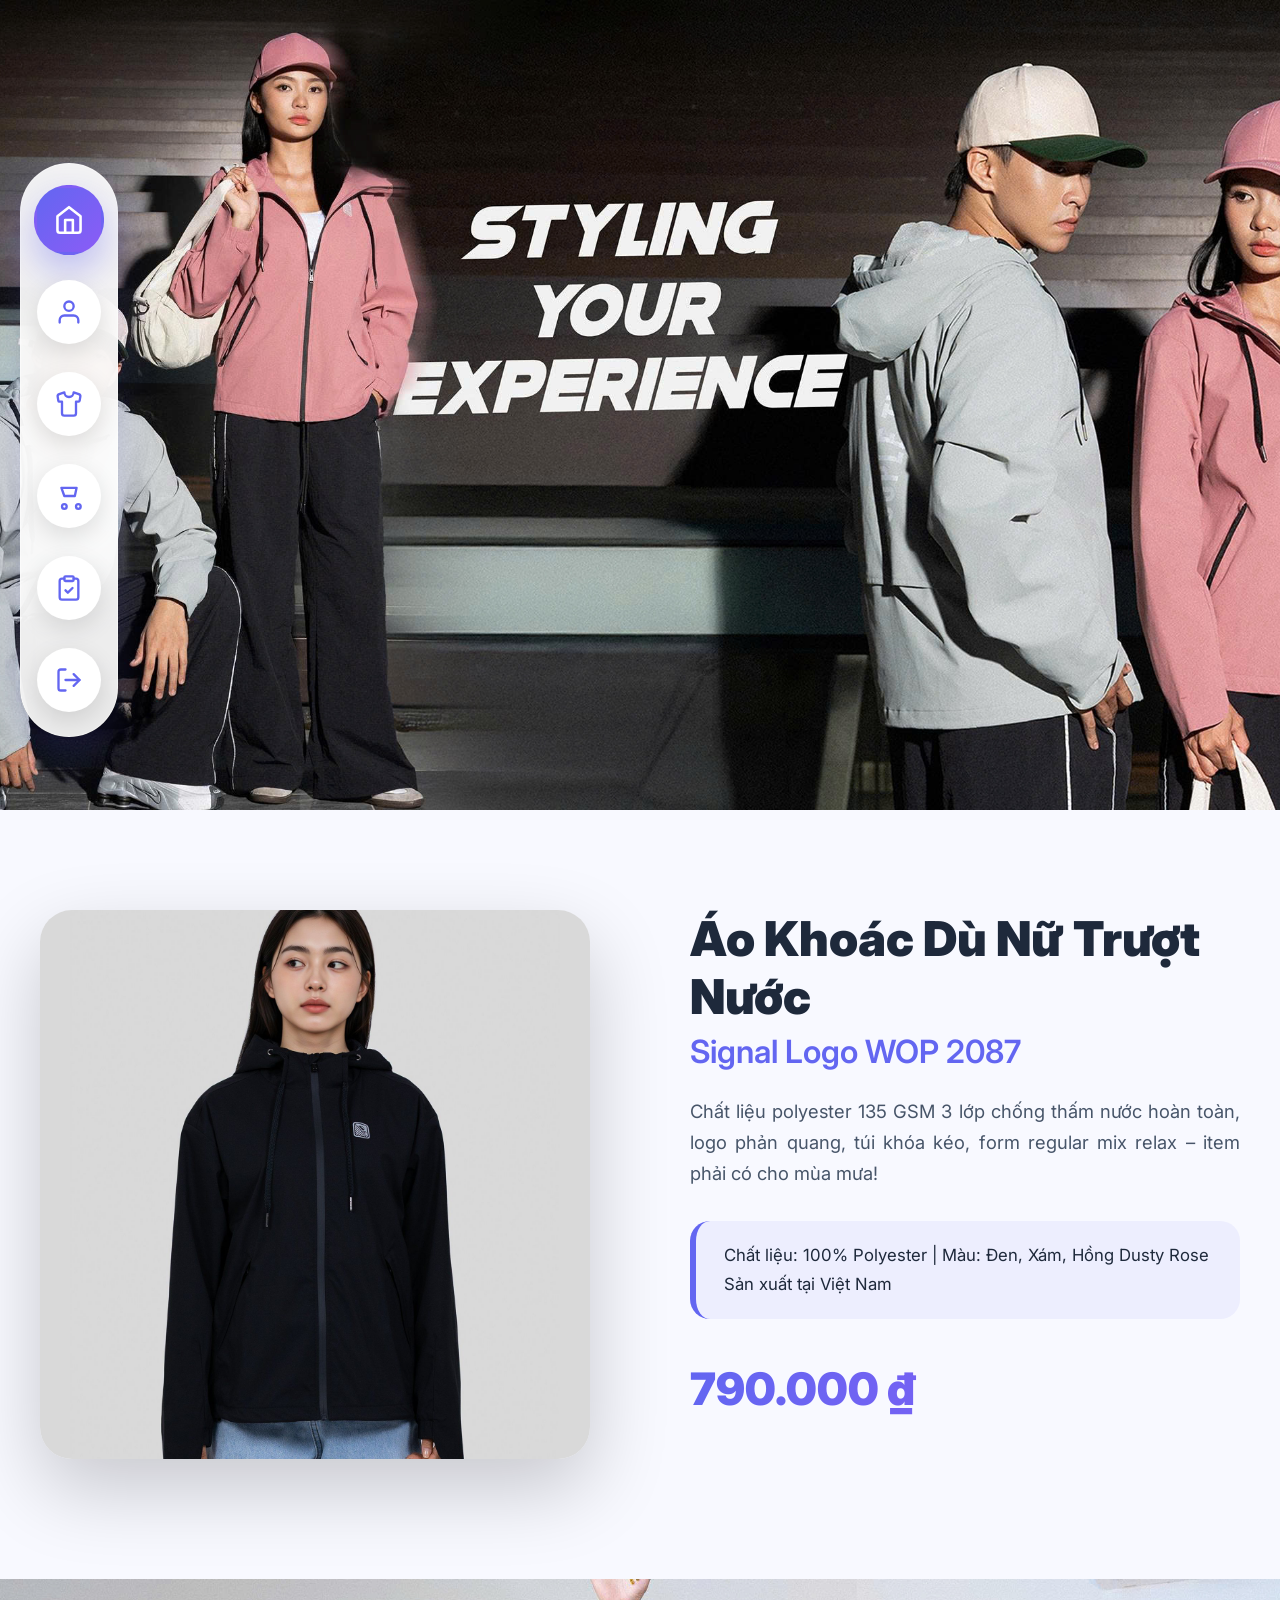
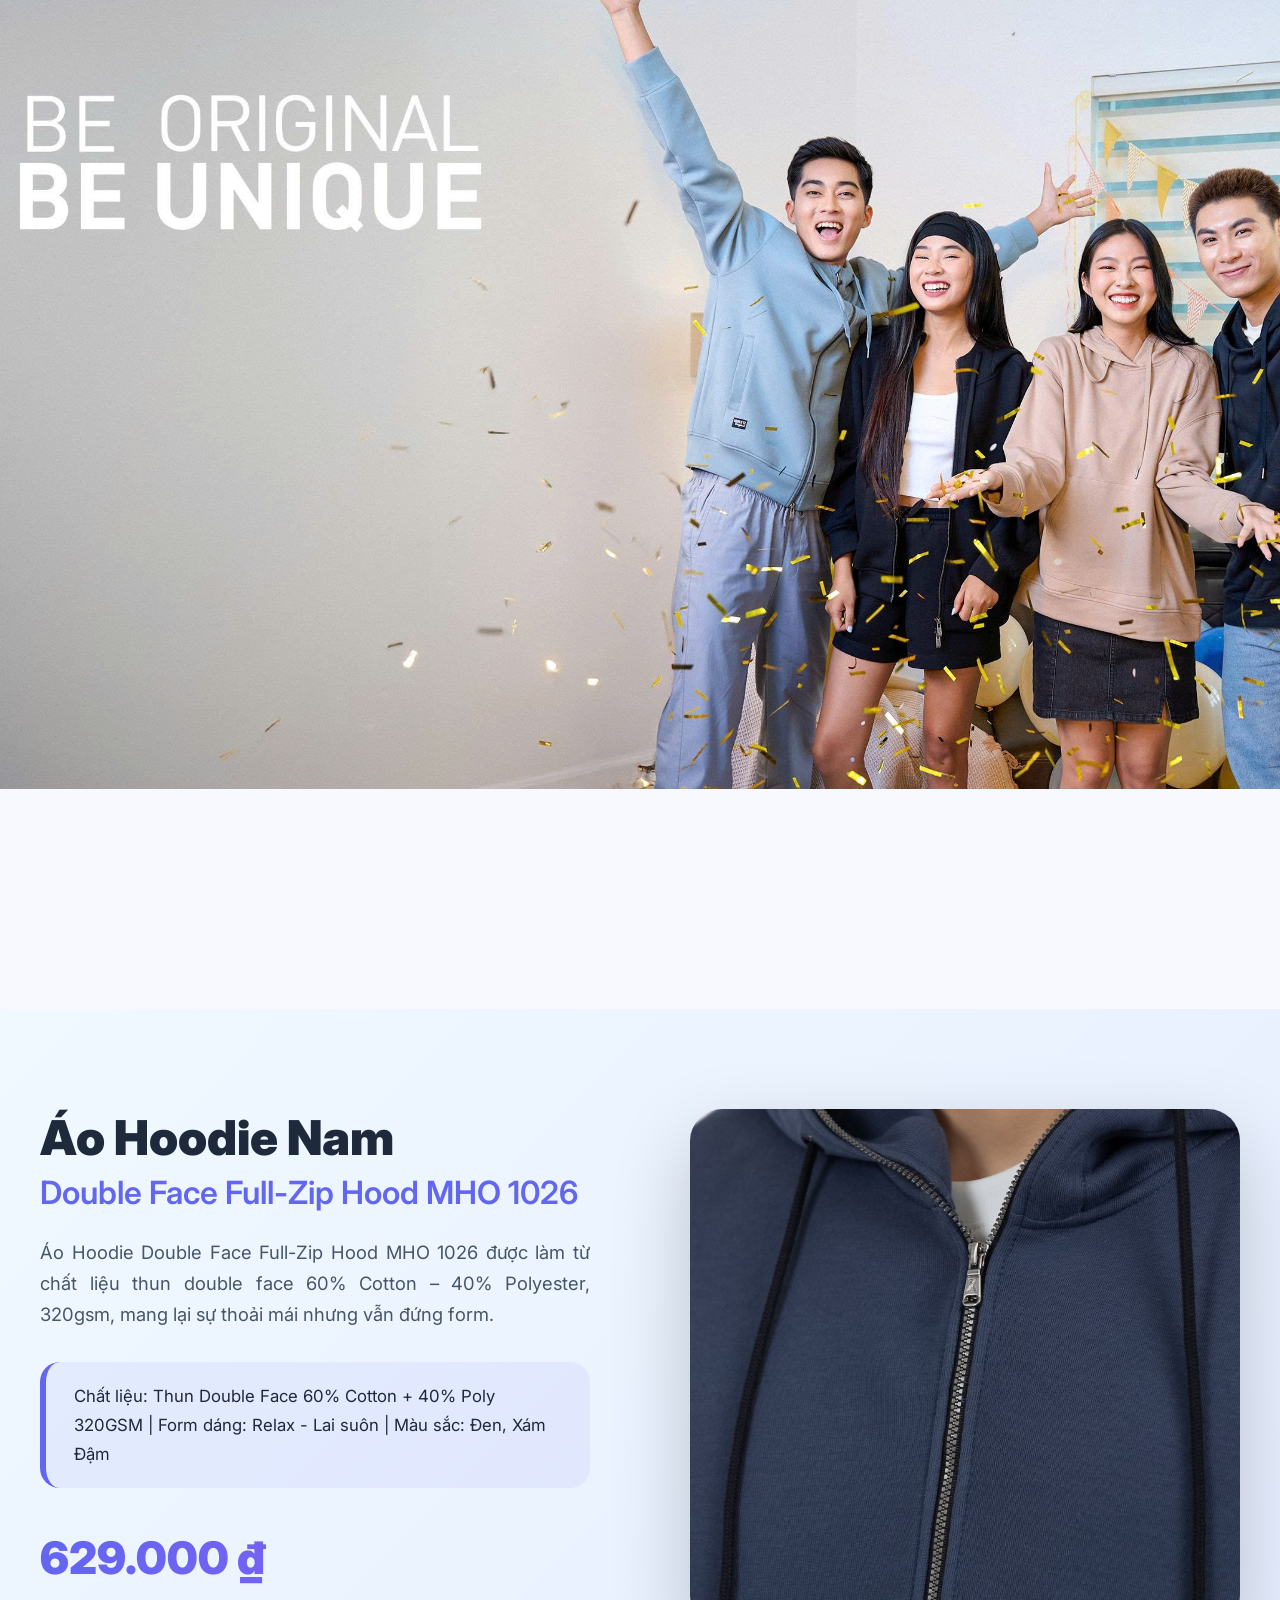
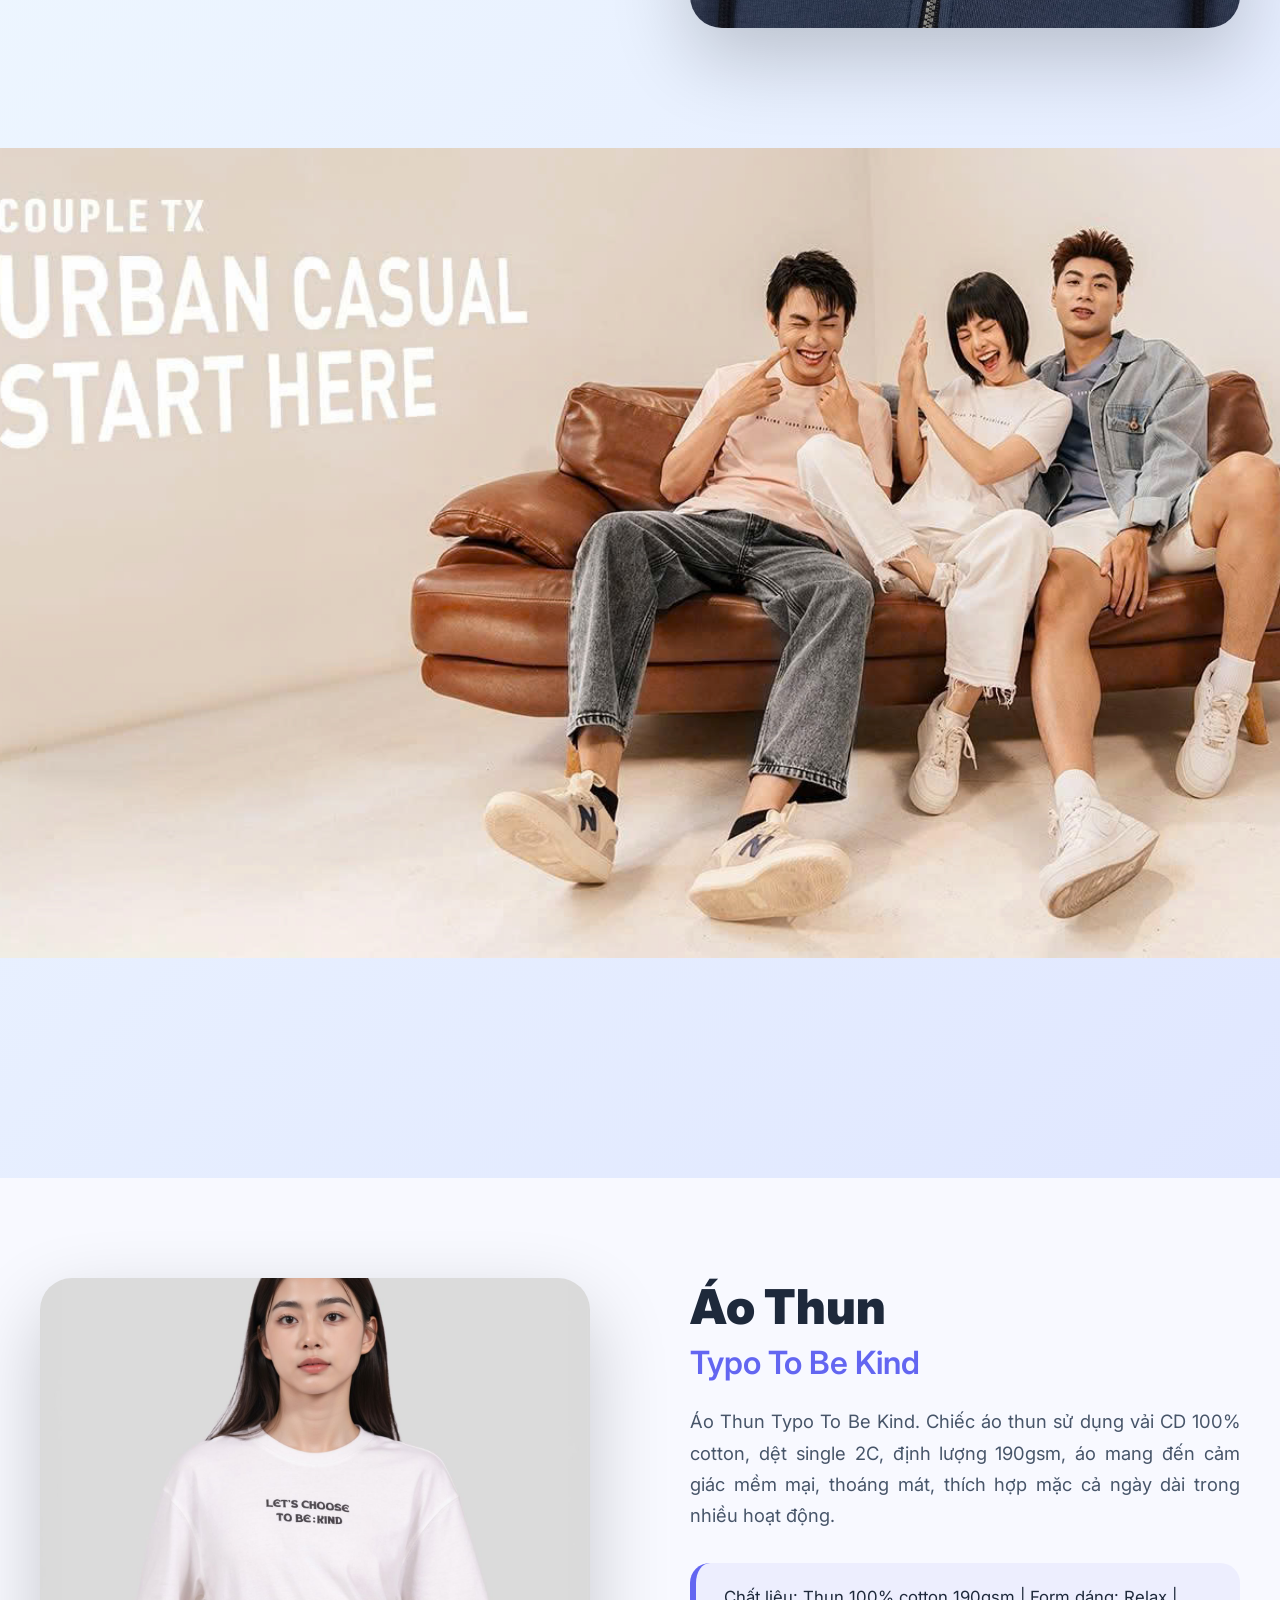
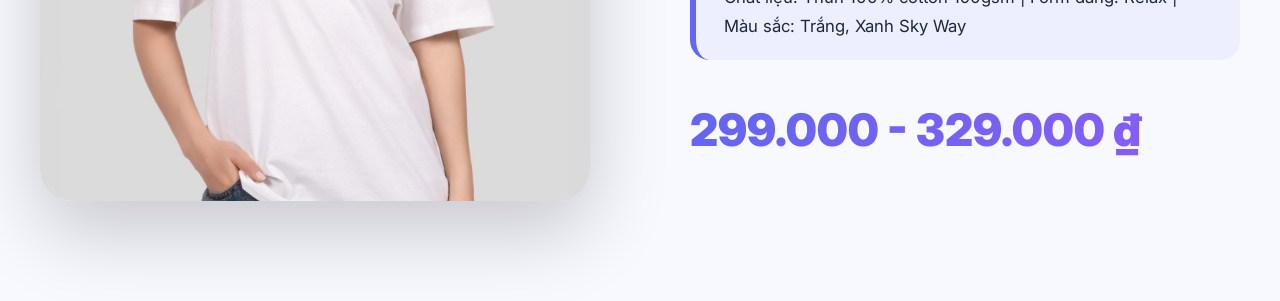
<file: wwwroot/index.html>
<!DOCTYPE html>
<html lang="vi">

<head>
  <meta charset="UTF-8" />
  <meta name="viewport" content="width=device-width, initial-scale=1.0" />
  <title>Shop Thời Trang Cao Cấp</title>
  <link href="https://fonts.googleapis.com/css2?family=Inter:wght@400;500;600;700;800;900&display=swap"
    rel="stylesheet">
  <link rel="stylesheet" href="./css/index.css" />
</head>

<body>

  <!-- Banner chính đầu trang -->
  <section class="hero-full">
    <img src="./Img/banner1.jpg" alt="Banner chính">
  </section>

  <!-- Sản phẩm 1 + Banner nhỏ xen kẽ -->
  <section class="highlight-section">
    <div class="product-highlight alt">
      <div class="product-image slider">
        <img src="./Img/AKNu1.jpg" alt="Ảnh 1" class="slide active">
        <img src="./Img/AKNu2.jpg" alt="Ảnh 2" class="slide">
        <img src="./Img/AKNu3.jpg" alt="Ảnh 3" class="slide">
      </div>
      <div class="product-info">
        <h2>Áo Khoác Dù Nữ Trượt Nước<br><span>Signal Logo WOP 2087</span></h2>
        <p class="desc">Chất liệu polyester 135 GSM 3 lớp chống thấm nước hoàn toàn, logo phản quang, túi khóa kéo, form
          regular mix relax – item phải có cho mùa mưa!</p>
        <div class="specs">
          <p>Chất liệu: 100% Polyester | Màu: Đen, Xám, Hồng Dusty Rose</p>
          <p>Sản xuất tại Việt Nam</p>
        </div>
        <div class="price">790.000 ₫</div>
      </div>
    </div>

    <!-- Banner xen kẽ 1 -->
    <div class="interlude-banner">
      <img src="./Img/banner2.jpg" alt="Banner khuyến mãi 1">
    </div>
  </section>

  <!-- Sản phẩm 2 (ngược chiều) -->
  <section class="highlight-section reverse-bg">
    <div class="product-highlight reverse">
      <div class="product-image slider">
        <img src="./Img/HoodieNam1.jpg" alt="Ảnh 1" class="slide active">
        <img src="./Img/HoodieNam2.jpg" alt="Ảnh 2" class="slide">
        <!-- <img src="https://via.placeholder.com/700x1000/4c1d95/ffffff?text=Ảnh+3+Oversize+Tee" alt="Ảnh 3" class="slide"> -->
      </div>
      <div class="product-info">
        <h2>Áo Hoodie Nam<br><span>Double Face Full-Zip Hood MHO 1026</span></h2>
        <p class="desc">Áo Hoodie Double Face Full-Zip Hood MHO 1026 được làm từ chất liệu thun double face 60% Cotton –
          40% Polyester, 320gsm, mang lại sự thoải mái nhưng vẫn đứng form.</p>
        <div class="specs">
          <p>Chất liệu: Thun Double Face 60% Cotton + 40% Poly 320GSM | Form dáng: Relax - Lai suôn | Màu sắc: Đen, Xám
            Đậm</p>
        </div>
        <div class="price">629.000 ₫</div>
      </div>
    </div>

    <!-- Banner xen kẽ 2 -->
    <div class="interlude-banner">
      <img src="./Img/banner3.jpg" alt="Banner khuyến mãi 2">
    </div>
  </section>

  <!-- Sản phẩm 3 -->
  <section class="highlight-section">
    <div class="product-highlight alt">
      <div class="product-image slider">
        <img src="./Img/AoThun1.jpg" alt="Ảnh 1" class="slide active">
        <img src="./Img/AoThun2.jpg" alt="Ảnh 2" class="slide">
      </div>
      <div class="product-info">
        <h2>Áo Thun<br><span>Typo To Be Kind</span></h2>
        <p class="desc">Áo Thun Typo To Be Kind. Chiếc áo thun sử dụng vải CD 100% cotton, dệt single 2C, định lượng
          190gsm, áo mang đến cảm giác mềm mại, thoáng mát, thích hợp mặc cả ngày dài trong nhiều hoạt động.</p>
        <div class="specs">
          <p>Chất liệu: Thun 100% cotton 190gsm | Form dáng: Relax | Màu sắc: Trắng, Xanh Sky Way</p>
        </div>
        <div class="price">299.000 - 329.000 ₫</div>
      </div>
    </div>
  </section>

  <script>
    // Tự động trượt ảnh mỗi 1 giây khi hover (hoặc luôn chạy)
    document.querySelectorAll('.slider').forEach(slider => {
      const slides = slider.querySelectorAll('.slide');
      let current = 0;

      const startSlide = () => {
        setInterval(() => {
          slides[current].classList.remove('active');
          current = (current + 1) % slides.length;
          slides[current].classList.add('active');
        }, 1000); // 1 giây đổi 1 ảnh
      };

      // Bắt đầu trượt khi hover vào
      slider.parentElement.addEventListener('mouseenter', () => {
        if (!slider.interval) {
          slider.interval = setInterval(() => {
            slides[current].classList.remove('active');
            current = (current + 1) % slides.length;
            slides[current].classList.add('active');
          }, 1000);
        }
      });

      // Dừng và quay về ảnh đầu khi rời chuột
      slider.parentElement.addEventListener('mouseleave', () => {
        clearInterval(slider.interval);
        slider.interval = null;
        slides.forEach((s, i) => s.classList.toggle('active', i === 0));
        current = 0;
      });
    });
  </script>
  <!-- Thanh menu dọc bên trái - 6 nút cho Customer -->
  <div class="floating-sidebar">

    <!-- 1. Trang chủ -->
    <a href="index.html" class="sidebar-btn" data-tooltip="Trang chủ">
      <svg viewBox="0 0 24 24" fill="none" stroke="currentColor" stroke-width="2" stroke-linecap="round"
        stroke-linejoin="round">
        <path d="M3 9l9-7 9 7v11a2 2 0 0 1-2 2H5a2 2 0 0 1-2-2z" />
        <polyline points="9 22 9 12 15 12 15 22" />
      </svg>
    </a>

    <!-- 2. Tài khoản -->
    <a href="Information.html" class="sidebar-btn" data-tooltip="Tài khoản">
      <svg viewBox="0 0 24 24" fill="none" stroke="currentColor" stroke-width="2" stroke-linecap="round"
        stroke-linejoin="round">
        <path d="M20 21v-2a4 4 0 0 0-4-4H8a4 4 0 0 0-4 4v2" />
        <circle cx="12" cy="7" r="4" />
      </svg>
    </a>

    <!-- 3. Sản phẩm -->
    <a href="Product.html" class="sidebar-btn" data-tooltip="Sản phẩm">
      <svg xmlns="http://www.w3.org/2000/svg" width="24" height="24" viewBox="0 0 24 24" fill="none"
        stroke="currentColor" stroke-width="2" stroke-linecap="round" stroke-linejoin="round">
        <path
          d="M20.38 3.46 16 2a4 4 0 0 1-8 0L3.62 3.46a2 2 0 0 0-1.34 2.23l.58 3.47a1 1 0 0 0 .99.84H6v10c0 1.1.9 2 2 2h8a2 2 0 0 0 2-2V10h2.15a1 1 0 0 0 .99-.84l.58-3.47a2 2 0 0 0-1.34-2.23z" />
      </svg>
    </a>

    <!-- 4. Giỏ hàng + Badge số lượng -->
    <a href="Cart.html" class="sidebar-btn" data-tooltip="Giỏ hàng">
      <svg viewBox="0 0 24 24" fill="none" stroke="currentColor" stroke-width="2" stroke-linecap="round"
        stroke-linejoin="round">
        <circle cx="8" cy="21" r="2" />
        <circle cx="20" cy="21" r="2" />
        <path d="M5.5 5h13l-1.5 7H8l-2.5-7z" />
      </svg>
      <span class="cart-badge">0</span>
    </a>

    <!-- 5. Đơn hàng của tôi (MỚI) -->
    <a href="Orders.html" class="sidebar-btn" data-tooltip="Đơn hàng">
      <svg viewBox="0 0 24 24" fill="none" stroke="currentColor" stroke-width="2" stroke-linecap="round"
        stroke-linejoin="round">
        <path d="M16 4h2a2 2 0 0 1 2 2v14a2 2 0 0 1-2 2H6a2 2 0 0 1-2-2V6a2 2 0 0 1 2-2h2" />
        <rect x="8" y="2" width="8" height="4" rx="1" ry="1" />
        <path d="M9 14l2 2 4-4" />
      </svg>
    </a>

    <!-- 6. Đăng xuất -->
    <a href="LogReg.html" class="sidebar-btn" data-tooltip="Đăng xuất">
      <svg viewBox="0 0 24 24" fill="none" stroke="currentColor" stroke-width="2" stroke-linecap="round"
        stroke-linejoin="round">
        <path d="M9 21H5a2 2 0 0 1-2-2V5a2 2 0 0 1 2-2h4" />
        <polyline points="16 17 21 12 16 7" />
        <line x1="21" y1="12" x2="9" y2="12" />
      </svg>
    </a>
  </div>

  <!-- JS cho sidebar (cập nhật active + badge + logout) -->
  <script>
    document.addEventListener("DOMContentLoaded", function () {
      // === ACTIVE TRANG HIỆN TẠI ===
      const currentPage = window.location.pathname.split("/").pop() || "index.html";
      document.querySelectorAll('.floating-sidebar a').forEach(link => {
        const href = link.getAttribute("href");
        if (href === currentPage || (currentPage === "" && href === "index.html")) {
          link.classList.add("active");
        }
      });

      // === CẬP NHẬT BADGE GIỎ HÀNG ===
      const badge = document.querySelector('.cart-badge');
      if (badge) {
        const userData = localStorage.getItem('currentUser');
        if (userData) {
          const user = JSON.parse(userData);
          if (user.userID) {
            const cartKey = `cart_${user.userID}`;
            const cart = JSON.parse(localStorage.getItem(cartKey) || '[]');
            const totalQty = cart.reduce((sum, item) => sum + item.quantity, 0);
            badge.textContent = totalQty;
            badge.style.display = totalQty > 0 ? 'flex' : 'none';
          } else {
            badge.style.display = 'none';
          }
        } else {
          badge.style.display = 'none';
        }
      }

      // === ĐĂNG XUẤT ===
      const logoutBtn = document.querySelector('.floating-sidebar a[href="LogReg.html"]');
      if (logoutBtn) {
        logoutBtn.addEventListener("click", function (e) {
          e.preventDefault();
          if (confirm("Bạn có chắc muốn đăng xuất không?")) {
            localStorage.removeItem('token');
            localStorage.removeItem('currentUser');
            localStorage.removeItem('cart');
            // Xóa giỏ hàng theo userID (nếu có)
            const user = JSON.parse(localStorage.getItem('currentUser') || '{}');
            if (user.userID) {
              localStorage.removeItem(`cart_${user.userID}`);
            }
            alert("Đăng xuất thành công! Hẹn gặp lại bạn!");
            window.location.href = "LogReg.html";
          }
        });
      }
    });
  </script>
</body>

</html>
</file>
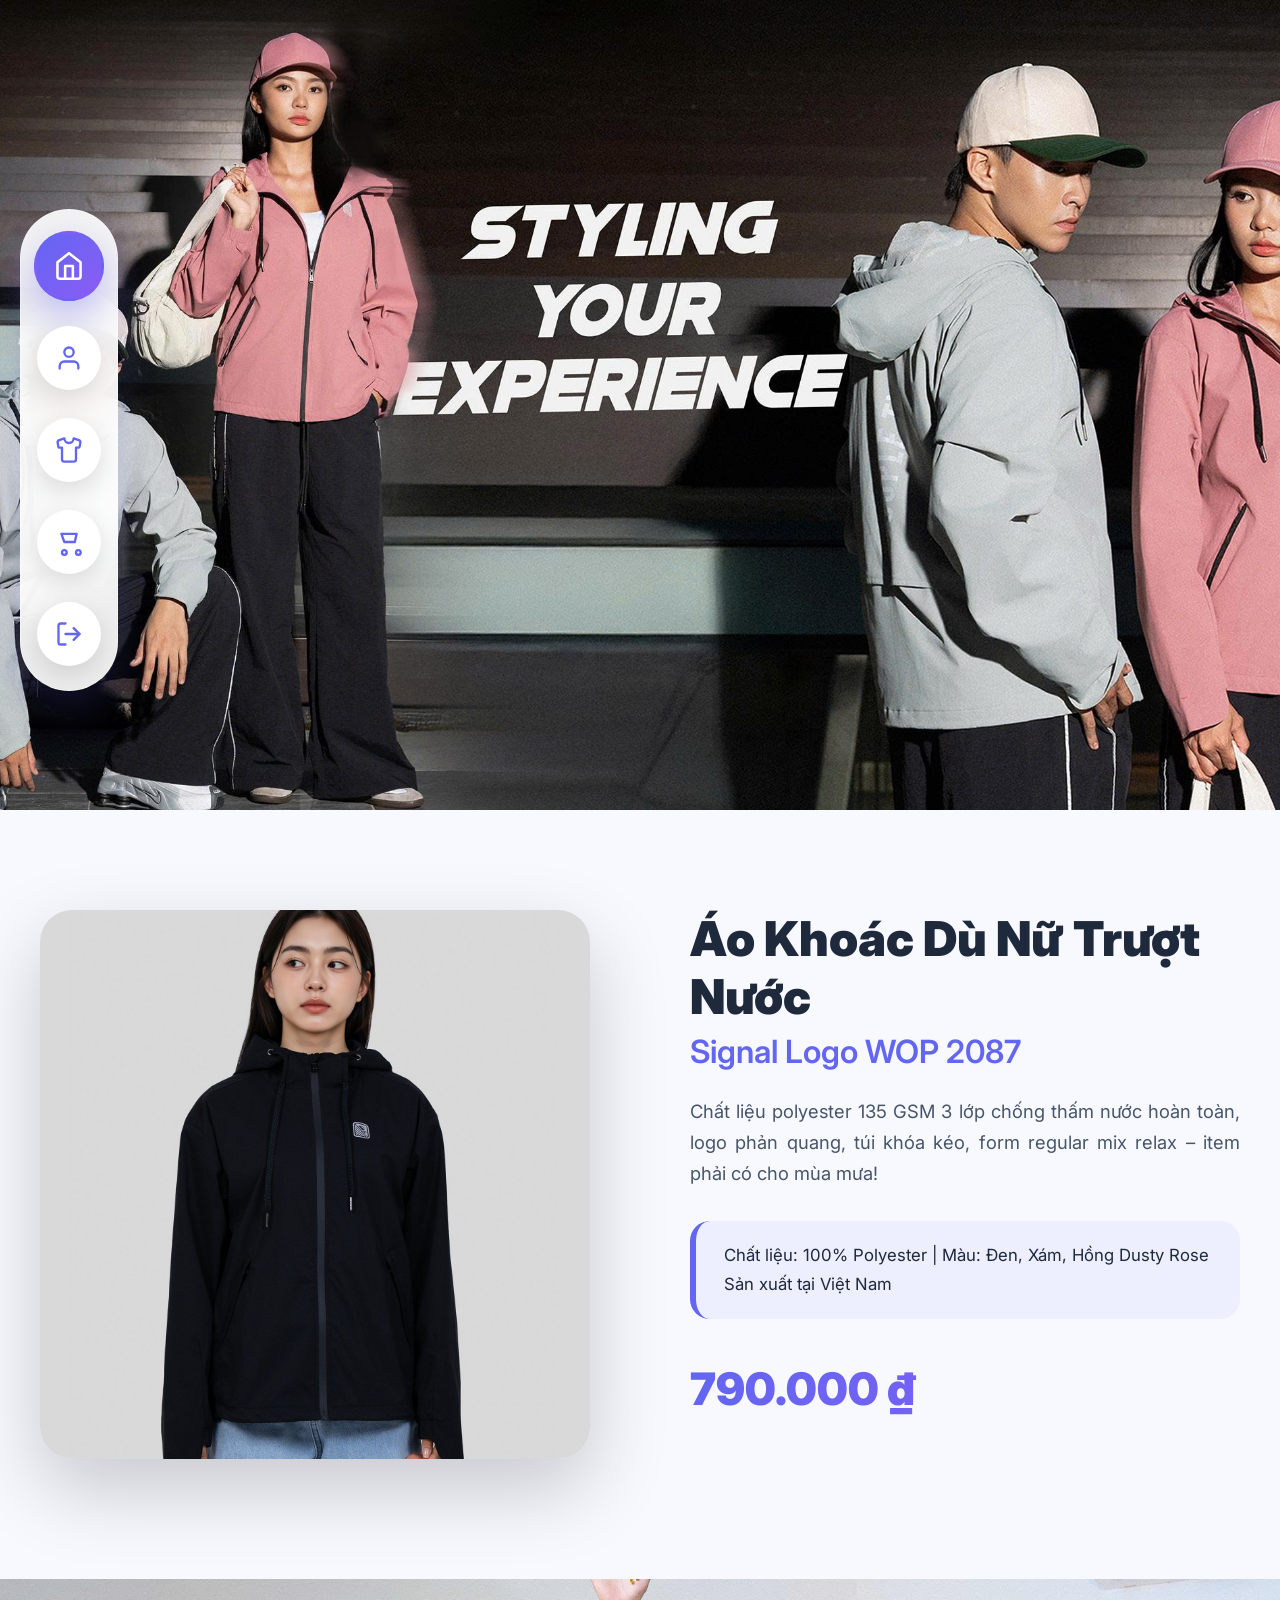
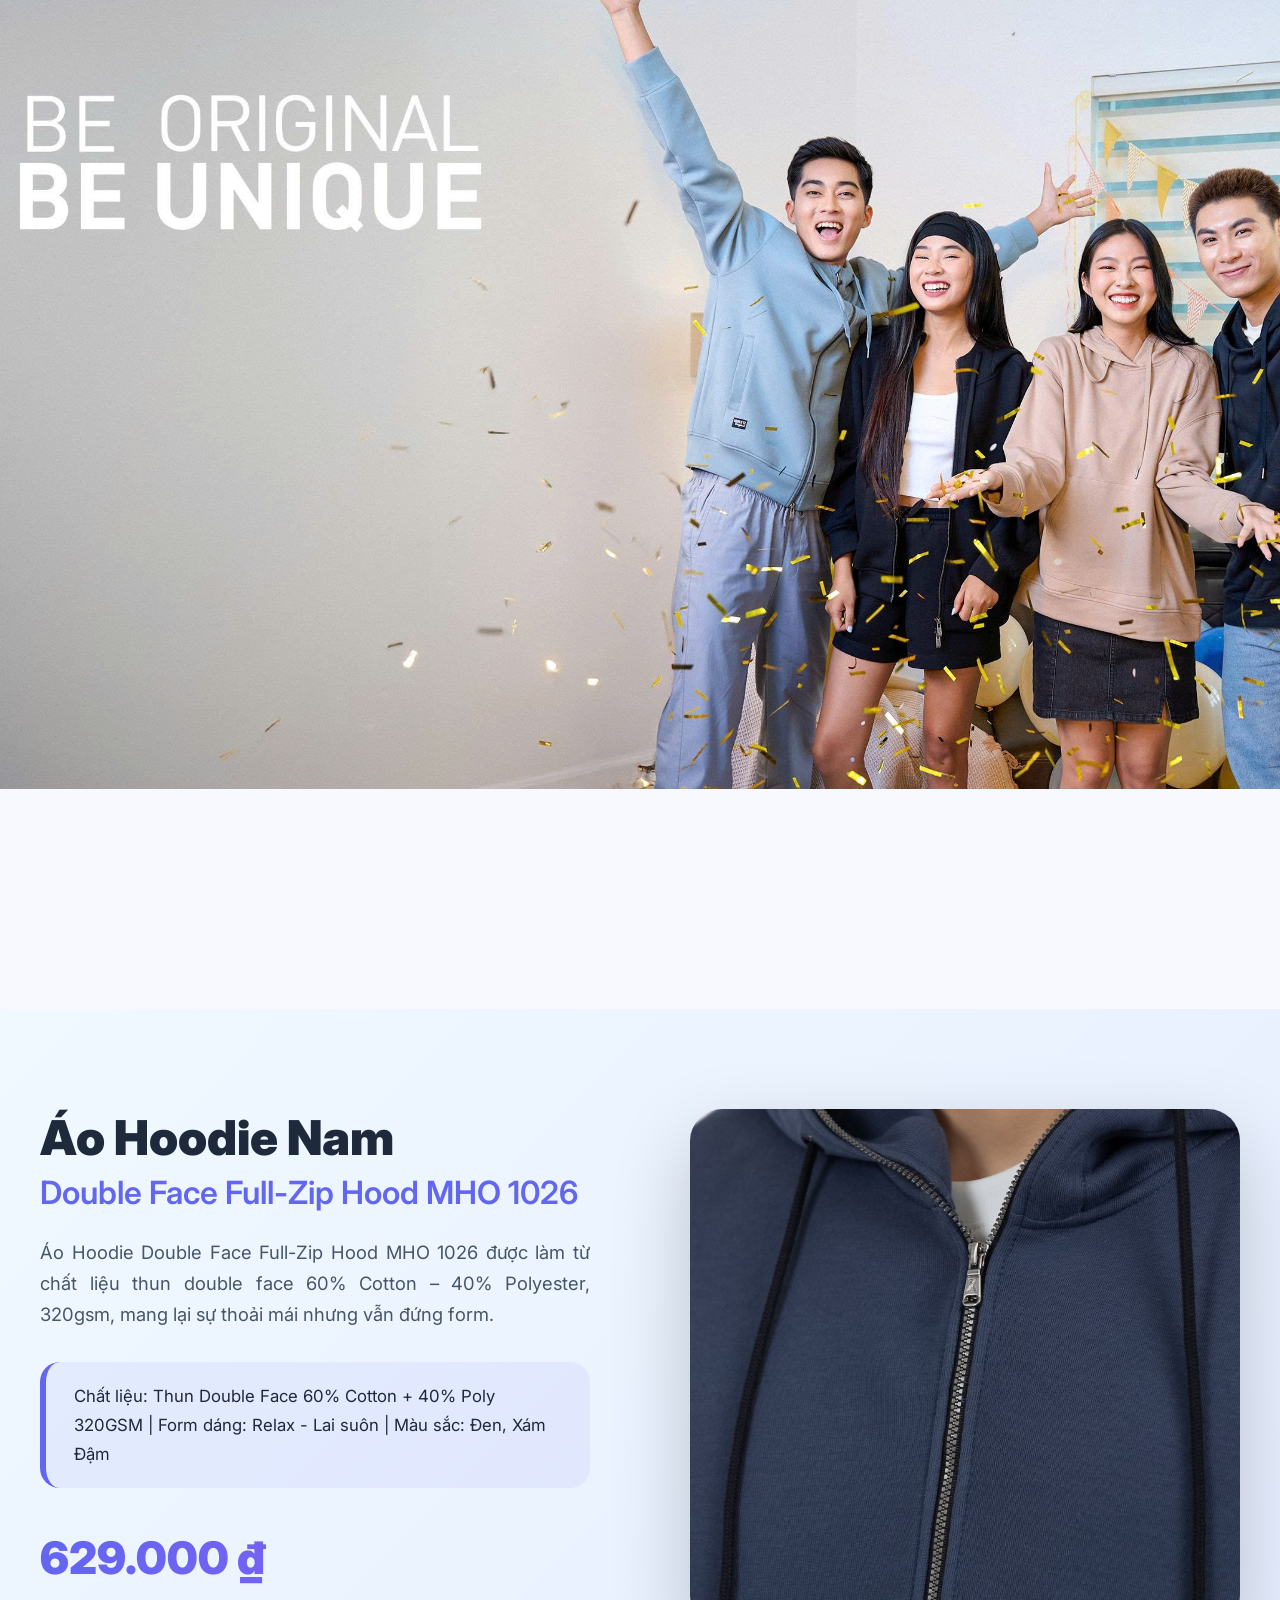
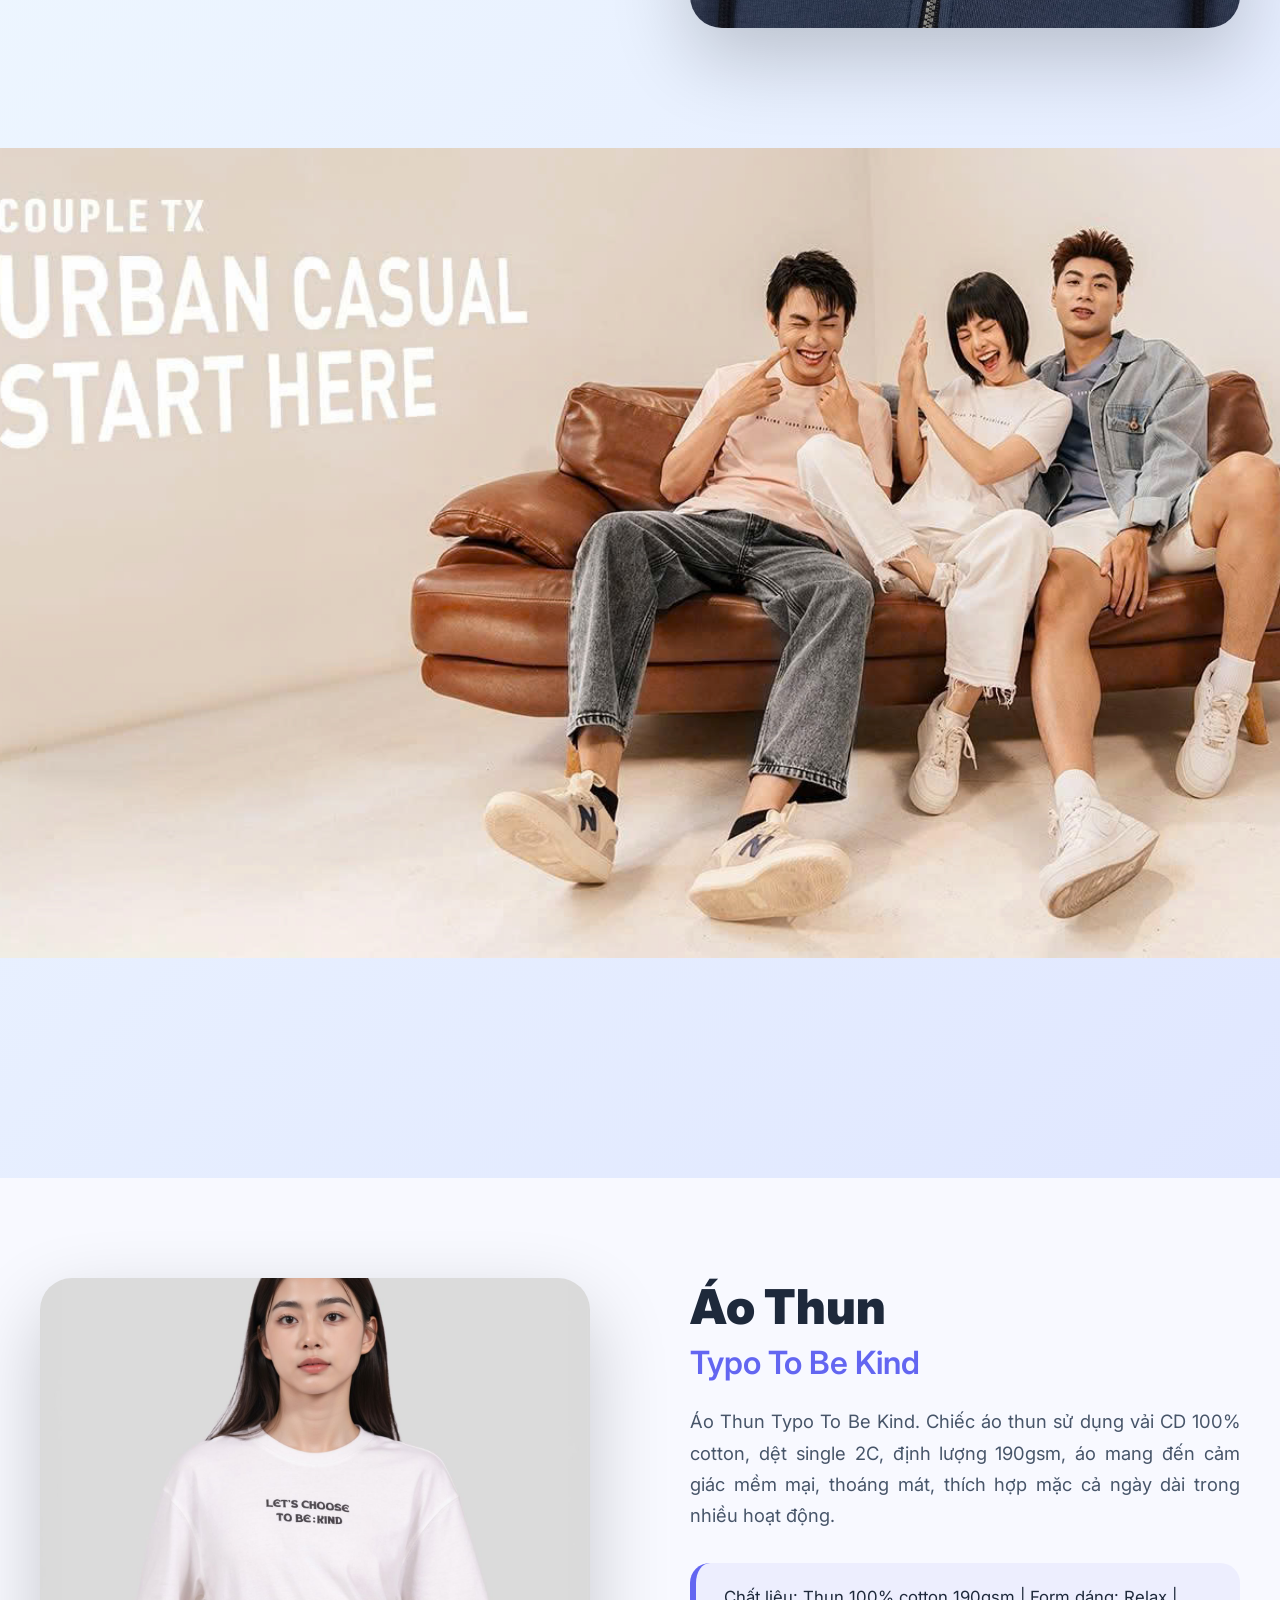
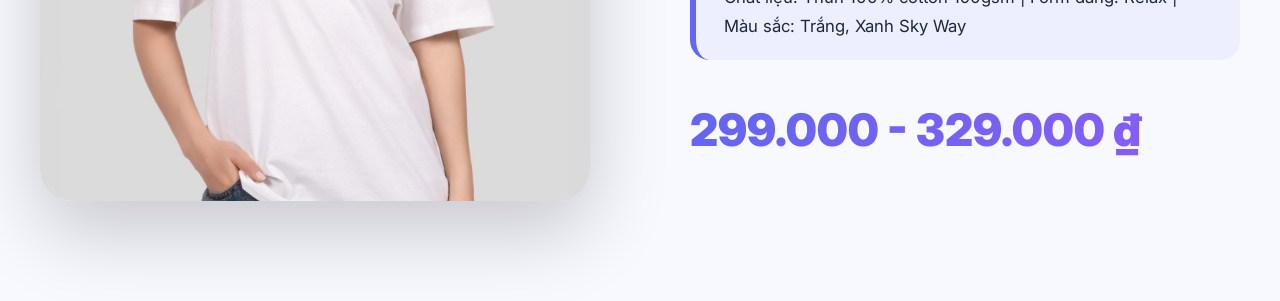
<file: publish/wwwroot/index.html>
<!DOCTYPE html>
<html lang="vi">
<head>
  <meta charset="UTF-8" />
  <meta name="viewport" content="width=device-width, initial-scale=1.0"/>
  <title>Shop Thời Trang Cao Cấp</title>
  <link href="https://fonts.googleapis.com/css2?family=Inter:wght@400;500;600;700;800;900&display=swap" rel="stylesheet">
  <link rel="stylesheet" href="./css/index.css" />
</head>
<body>

  <!-- Banner chính đầu trang -->
  <section class="hero-full">
    <img src="./Img/banner1.jpg" alt="Banner chính">
  </section>

  <!-- Sản phẩm 1 + Banner nhỏ xen kẽ -->
  <section class="highlight-section">
    <div class="product-highlight alt">
      <div class="product-image slider">
        <img src="./Img/AKNu1.jpg" alt="Ảnh 1" class="slide active">
        <img src="./Img/AKNu2.jpg" alt="Ảnh 2" class="slide">
        <img src="./Img/AKNu3.jpg" alt="Ảnh 3" class="slide">
      </div>
      <div class="product-info">
        <h2>Áo Khoác Dù Nữ Trượt Nước<br><span>Signal Logo WOP 2087</span></h2>
        <p class="desc">Chất liệu polyester 135 GSM 3 lớp chống thấm nước hoàn toàn, logo phản quang, túi khóa kéo, form regular mix relax – item phải có cho mùa mưa!</p>
        <div class="specs">
          <p>Chất liệu: 100% Polyester | Màu: Đen, Xám, Hồng Dusty Rose</p>
          <p>Sản xuất tại Việt Nam</p>
        </div>
        <div class="price">790.000 ₫</div>
      </div>
    </div>

    <!-- Banner xen kẽ 1 -->
    <div class="interlude-banner">
      <img src="./Img/banner2.jpg" alt="Banner khuyến mãi 1">
    </div>
  </section>

  <!-- Sản phẩm 2 (ngược chiều) -->
  <section class="highlight-section reverse-bg">
    <div class="product-highlight reverse">
      <div class="product-image slider">
        <img src="./Img/HoodieNam1.jpg" alt="Ảnh 1" class="slide active">
        <img src="./Img/HoodieNam2.jpg" alt="Ảnh 2" class="slide">
        <!-- <img src="https://via.placeholder.com/700x1000/4c1d95/ffffff?text=Ảnh+3+Oversize+Tee" alt="Ảnh 3" class="slide"> -->
      </div>
      <div class="product-info">
        <h2>Áo Hoodie Nam<br><span>Double Face Full-Zip Hood MHO 1026</span></h2>
        <p class="desc">Áo Hoodie Double Face Full-Zip Hood MHO 1026 được làm từ chất liệu thun double face 60% Cotton – 40% Polyester, 320gsm, mang lại sự thoải mái nhưng vẫn đứng form.</p>
        <div class="specs">
          <p>Chất liệu: Thun Double Face 60% Cotton + 40% Poly 320GSM | Form dáng: Relax - Lai suôn | Màu sắc: Đen, Xám Đậm</p>
        </div>
        <div class="price">629.000 ₫</div>
      </div>
    </div>

    <!-- Banner xen kẽ 2 -->
    <div class="interlude-banner">
      <img src="./Img/banner3.jpg" alt="Banner khuyến mãi 2">
    </div>
  </section>

  <!-- Sản phẩm 3 -->
  <section class="highlight-section">
    <div class="product-highlight alt">
      <div class="product-image slider">
        <img src="./Img/AoThun1.jpg" alt="Ảnh 1" class="slide active">
        <img src="./Img/AoThun2.jpg" alt="Ảnh 2" class="slide">
      </div>
      <div class="product-info">
        <h2>Áo Thun<br><span>Typo To Be Kind</span></h2>
        <p class="desc">Áo Thun Typo To Be Kind. Chiếc áo thun sử dụng vải CD 100% cotton, dệt single 2C, định lượng 190gsm, áo mang đến cảm giác mềm mại, thoáng mát, thích hợp mặc cả ngày dài trong nhiều hoạt động.</p>
        <div class="specs">
          <p>Chất liệu: Thun 100% cotton 190gsm | Form dáng: Relax | Màu sắc: Trắng, Xanh Sky Way</p>
        </div>
        <div class="price">299.000 - 329.000 ₫</div>
      </div>
    </div>
  </section>

  <script>
    // Tự động trượt ảnh mỗi 1 giây khi hover (hoặc luôn chạy)
    document.querySelectorAll('.slider').forEach(slider => {
      const slides = slider.querySelectorAll('.slide');
      let current = 0;

      const startSlide = () => {
        setInterval(() => {
          slides[current].classList.remove('active');
          current = (current + 1) % slides.length;
          slides[current].classList.add('active');
        }, 1000); // 1 giây đổi 1 ảnh
      };

      // Bắt đầu trượt khi hover vào
      slider.parentElement.addEventListener('mouseenter', () => {
        if (!slider.interval) {
          slider.interval = setInterval(() => {
            slides[current].classList.remove('active');
            current = (current + 1) % slides.length;
            slides[current].classList.add('active');
          }, 1000);
        }
      });

      // Dừng và quay về ảnh đầu khi rời chuột
      slider.parentElement.addEventListener('mouseleave', () => {
        clearInterval(slider.interval);
        slider.interval = null;
        slides.forEach((s, i) => s.classList.toggle('active', i === 0));
        current = 0;
      });
    });
  </script>
  <!-- Thanh menu dọc bên trái 5 nút -->
<div class="floating-sidebar">

    <!-- 1. Trang chủ -->
    <a href="index.html" class="sidebar-btn" data-tooltip="Trang chủ">
      <svg viewBox="0 0 24 24" fill="none" stroke="currentColor" stroke-width="2" stroke-linecap="round"
        stroke-linejoin="round">
        <path d="M3 9l9-7 9 7v11a2 2 0 0 1-2 2H5a2 2 0 0 1-2-2z" />
        <polyline points="9 22 9 12 15 12 15 22" />
      </svg>
    </a>

    <!-- 2. Tài khoản -->
    <a href="Information.html" class="sidebar-btn" data-tooltip="Tài khoản">
      <svg viewBox="0 0 24 24" fill="none" stroke="currentColor" stroke-width="2" stroke-linecap="round"
        stroke-linejoin="round">
        <path d="M20 21v-2a4 4 0 0 0-4-4H8a4 4 0 0 0-4 4v2" />
        <circle cx="12" cy="7" r="4" />
      </svg>
    </a>

    <!-- 3. Sản phẩm -->
    <a href="Product.html" class="sidebar-btn" data-tooltip="Sản phẩm">
      <svg xmlns="http://www.w3.org/2000/svg" width="24" height="24" viewBox="0 0 24 24" fill="none"
        stroke="currentColor" stroke-width="2" stroke-linecap="round" stroke-linejoin="round"
        class="lucide lucide-shirt-icon lucide-shirt">
        <path
          d="M20.38 3.46 16 2a4 4 0 0 1-8 0L3.62 3.46a2 2 0 0 0-1.34 2.23l.58 3.47a1 1 0 0 0 .99.84H6v10c0 1.1.9 2 2 2h8a2 2 0 0 0 2-2V10h2.15a1 1 0 0 0 .99-.84l.58-3.47a2 2 0 0 0-1.34-2.23z" />
      </svg>
    </a>

    <!-- 4. Giỏ hàng + Badge số lượng -->
    <a href="Cart.html" class="sidebar-btn" data-tooltip="Giỏ hàng">
      <svg viewBox="0 0 24 24" fill="none" stroke="currentColor" stroke-width="2" stroke-linecap="round"
        stroke-linejoin="round">
        <circle cx="8" cy="21" r="2" />
        <circle cx="20" cy="21" r="2" />
        <path d="M5.5 5h13l-1.5 7H8l-2.5-7z" />
      </svg>
      <!-- Badge số lượng -->
      <span class="cart-badge">3</span>
    </a>

    <!-- 5. Đăng xuất -->
    <a href="LogReg.html" class="sidebar-btn" data-tooltip="Đăng xuất">
      <svg viewBox="0 0 24 24" fill="none" stroke="currentColor" stroke-width="2" stroke-linecap="round"
        stroke-linejoin="round">
        <path d="M9 21H5a2 2 0 0 1-2-2V5a2 2 0 0 1 2-2h4" />
        <polyline points="16 17 21 12 16 7" />
        <line x1="21" y1="12" x2="9" y2="12" />
      </svg>
    </a>
  </div>

<!-- JS cho menu bên trái -->
<script>
// ==================== CHỨC NĂNG ĐĂNG XUẤT ====================
document.addEventListener("DOMContentLoaded", function () {
  const logoutBtn = document.querySelector('.floating-sidebar a[href="LogReg.html"]');
  
  if (logoutBtn) {
    logoutBtn.addEventListener("click", function (e) {
      e.preventDefault();

      if (confirm("Bạn có chắc muốn đăng xuất không?")) {
        // === LẤY USER TRƯỚC KHI XÓA ===
        const userData = localStorage.getItem('currentUser');
        const user = userData ? JSON.parse(userData) : {};

        //XÓA TOKEN + USER
        localStorage.removeItem('token');
        localStorage.removeItem('currentUser');
        localStorage.removeItem('cart'); // giỏ tạm

        alert("Đăng xuất thành công! Hẹn gặp lại bạn!");
        window.location.href = "LogReg.html";
      }
    });
  }

  // === ACTIVE NÚT HIỆN TẠI + BADGE ===
  const currentPage = window.location.pathname.split("/").pop() || "index.html";
  document.querySelectorAll('.floating-sidebar a').forEach(link => {
    if (link.getAttribute("href") === currentPage || (currentPage === "" && link.getAttribute("href") === "index.html")) {
      link.classList.add("active");
    }
  });

  // Cập nhật badge giỏ hàng
  const badge = document.querySelector('.cart-badge');
  if (badge) {
    const user = JSON.parse(localStorage.getItem('currentUser') || '{}');
    if (user.userID) {
      const userCart = JSON.parse(localStorage.getItem(`cart_${user.userID}`) || '[]');
      const totalQty = userCart.reduce((sum, item) => sum + item.quantity, 0);
      badge.textContent = totalQty;
      badge.style.display = totalQty > 0 ? 'flex' : 'none';
    } else {
      badge.style.display = 'none';
    }
  }
});
</script>
</body>
</html>
</file>
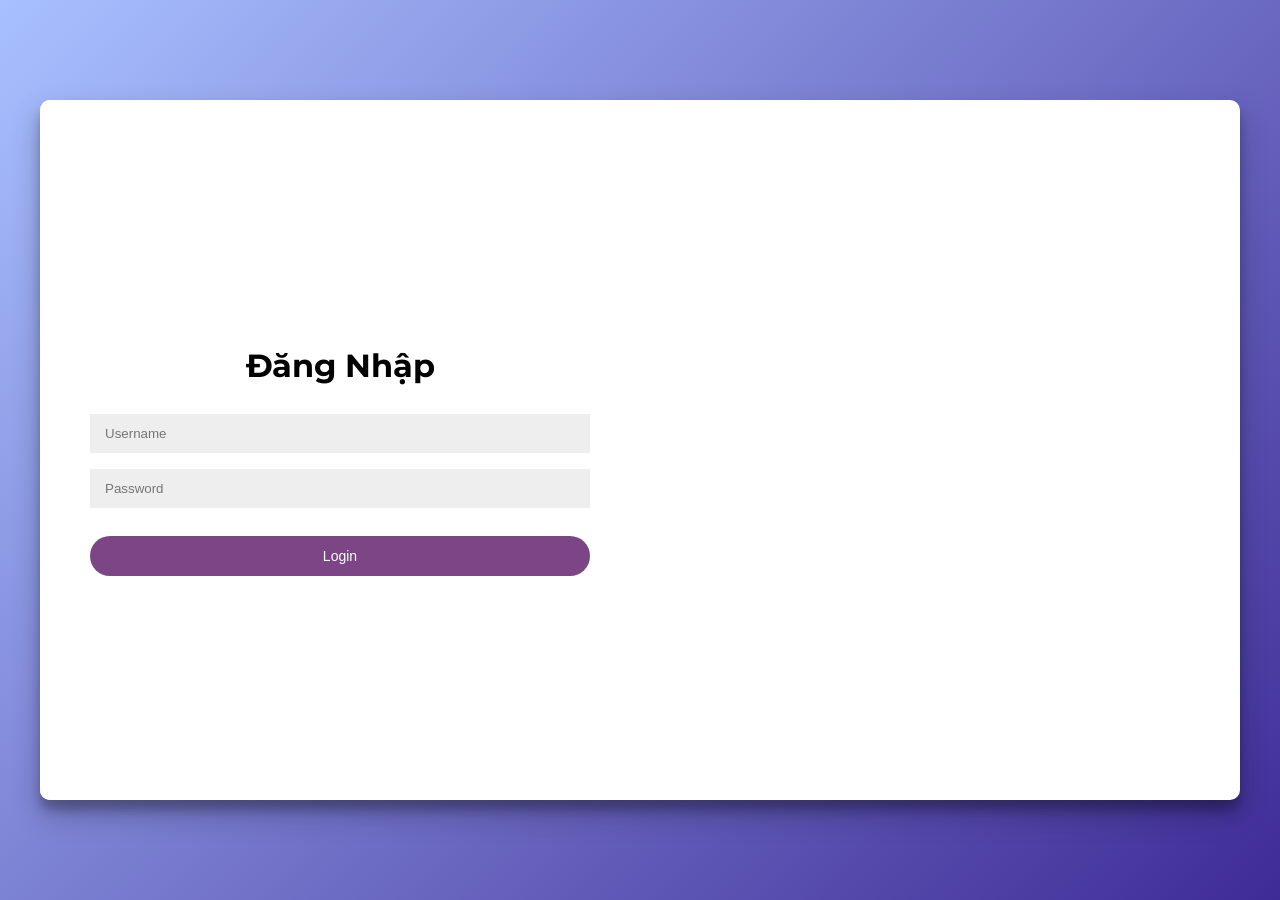
<file: wwwroot/Cart.html>
<!DOCTYPE html>
<html lang="vi">

<head>
  <meta charset="UTF-8" />
  <meta name="viewport" content="width=device-width, initial-scale=1.0" />
  <title>Giỏ hàng của bạn</title>
  <link href="https://fonts.googleapis.com/css2?family=Inter:wght@400;500;600;700;800&display=swap" rel="stylesheet">
  <link rel="stylesheet" href="./css/Cart.css" />
</head>

<body>

  <div class="container">
    <h1 class="title">Giỏ hàng của bạn</h1>

    <div class="cart-wrapper">
      <!-- Danh sách sản phẩm -->
      <div class="cart-items" id="cartItems">
        <!-- JS sẽ render ở đây -->
      </div>

      <!-- Checkout box -->
      <div class="checkout-box">
        <h2>Thông tin thanh toán</h2>
        <div class="info-grid">
          <div class="info-item"><label>Họ tên</label><input type="text" id="fullName" placeholder="Nguyễn Văn A" />
          </div>
          <div class="info-item"><label>Số điện thoại</label><input type="text" id="phone" placeholder="0901234567" />
          </div>
          <div class="info-item"><label>Email</label><input type="email" id="email" placeholder="you@example.com" />
          </div>
          <div class="info-item full"><label>Địa chỉ giao hàng</label><input type="text" id="address"
              placeholder="Số nhà, đường, phường/xã..." /></div>
        </div>

        <div class="summary">
          <div class="summary-row"><span>Tạm tính</span><strong id="subtotal">0 ₫</strong></div>
          <div class="summary-row"><span>Phí vận chuyển</span><strong>30.000 ₫</strong></div>
          <div class="summary-row total"><span>Tổng cộng</span><strong id="total">0 ₫</strong></div>
        </div>

        <button class="btn-pay" id="payBtn" disabled>Đặt hàng</button>
      </div>
    </div>
  </div>

  <script src="./js/Cart.js"></script>

  <!-- Thanh menu dọc bên trái - 6 nút cho Customer -->
  <div class="floating-sidebar">

    <!-- 1. Trang chủ -->
    <a href="index.html" class="sidebar-btn" data-tooltip="Trang chủ">
      <svg viewBox="0 0 24 24" fill="none" stroke="currentColor" stroke-width="2" stroke-linecap="round"
        stroke-linejoin="round">
        <path d="M3 9l9-7 9 7v11a2 2 0 0 1-2 2H5a2 2 0 0 1-2-2z" />
        <polyline points="9 22 9 12 15 12 15 22" />
      </svg>
    </a>

    <!-- 2. Tài khoản -->
    <a href="Information.html" class="sidebar-btn" data-tooltip="Tài khoản">
      <svg viewBox="0 0 24 24" fill="none" stroke="currentColor" stroke-width="2" stroke-linecap="round"
        stroke-linejoin="round">
        <path d="M20 21v-2a4 4 0 0 0-4-4H8a4 4 0 0 0-4 4v2" />
        <circle cx="12" cy="7" r="4" />
      </svg>
    </a>

    <!-- 3. Sản phẩm -->
    <a href="Product.html" class="sidebar-btn" data-tooltip="Sản phẩm">
      <svg xmlns="http://www.w3.org/2000/svg" width="24" height="24" viewBox="0 0 24 24" fill="none"
        stroke="currentColor" stroke-width="2" stroke-linecap="round" stroke-linejoin="round">
        <path
          d="M20.38 3.46 16 2a4 4 0 0 1-8 0L3.62 3.46a2 2 0 0 0-1.34 2.23l.58 3.47a1 1 0 0 0 .99.84H6v10c0 1.1.9 2 2 2h8a2 2 0 0 0 2-2V10h2.15a1 1 0 0 0 .99-.84l.58-3.47a2 2 0 0 0-1.34-2.23z" />
      </svg>
    </a>

    <!-- 4. Giỏ hàng + Badge số lượng -->
    <a href="Cart.html" class="sidebar-btn" data-tooltip="Giỏ hàng">
      <svg viewBox="0 0 24 24" fill="none" stroke="currentColor" stroke-width="2" stroke-linecap="round"
        stroke-linejoin="round">
        <circle cx="8" cy="21" r="2" />
        <circle cx="20" cy="21" r="2" />
        <path d="M5.5 5h13l-1.5 7H8l-2.5-7z" />
      </svg>
      <span class="cart-badge">0</span>
    </a>

    <!-- 5. Đơn hàng của tôi (MỚI) -->
    <a href="Orders.html" class="sidebar-btn" data-tooltip="Đơn hàng">
      <svg viewBox="0 0 24 24" fill="none" stroke="currentColor" stroke-width="2" stroke-linecap="round"
        stroke-linejoin="round">
        <path d="M16 4h2a2 2 0 0 1 2 2v14a2 2 0 0 1-2 2H6a2 2 0 0 1-2-2V6a2 2 0 0 1 2-2h2" />
        <rect x="8" y="2" width="8" height="4" rx="1" ry="1" />
        <path d="M9 14l2 2 4-4" />
      </svg>
    </a>

    <!-- 6. Đăng xuất -->
    <a href="LogReg.html" class="sidebar-btn" data-tooltip="Đăng xuất">
      <svg viewBox="0 0 24 24" fill="none" stroke="currentColor" stroke-width="2" stroke-linecap="round"
        stroke-linejoin="round">
        <path d="M9 21H5a2 2 0 0 1-2-2V5a2 2 0 0 1 2-2h4" />
        <polyline points="16 17 21 12 16 7" />
        <line x1="21" y1="12" x2="9" y2="12" />
      </svg>
    </a>
  </div>

  <!-- JS cho sidebar (cập nhật active + badge + logout) -->
  <script>
    document.addEventListener("DOMContentLoaded", function () {
      // === ACTIVE TRANG HIỆN TẠI ===
      const currentPage = window.location.pathname.split("/").pop() || "index.html";
      document.querySelectorAll('.floating-sidebar a').forEach(link => {
        const href = link.getAttribute("href");
        if (href === currentPage || (currentPage === "" && href === "index.html")) {
          link.classList.add("active");
        }
      });

      // === CẬP NHẬT BADGE GIỎ HÀNG ===
      const badge = document.querySelector('.cart-badge');
      if (badge) {
        const userData = localStorage.getItem('currentUser');
        if (userData) {
          const user = JSON.parse(userData);
          if (user.userID) {
            const cartKey = `cart_${user.userID}`;
            const cart = JSON.parse(localStorage.getItem(cartKey) || '[]');
            const totalQty = cart.reduce((sum, item) => sum + item.quantity, 0);
            badge.textContent = totalQty;
            badge.style.display = totalQty > 0 ? 'flex' : 'none';
          } else {
            badge.style.display = 'none';
          }
        } else {
          badge.style.display = 'none';
        }
      }

      // === ĐĂNG XUẤT ===
      const logoutBtn = document.querySelector('.floating-sidebar a[href="LogReg.html"]');
      if (logoutBtn) {
        logoutBtn.addEventListener("click", function (e) {
          e.preventDefault();
          if (confirm("Bạn có chắc muốn đăng xuất không?")) {
            localStorage.removeItem('token');
            localStorage.removeItem('currentUser');
            localStorage.removeItem('cart');
            // Xóa giỏ hàng theo userID (nếu có)
            const user = JSON.parse(localStorage.getItem('currentUser') || '{}');
            if (user.userID) {
              localStorage.removeItem(`cart_${user.userID}`);
            }
            alert("Đăng xuất thành công! Hẹn gặp lại bạn!");
            window.location.href = "LogReg.html";
          }
        });
      }
    });
  </script>
</body>

</html>
</file>
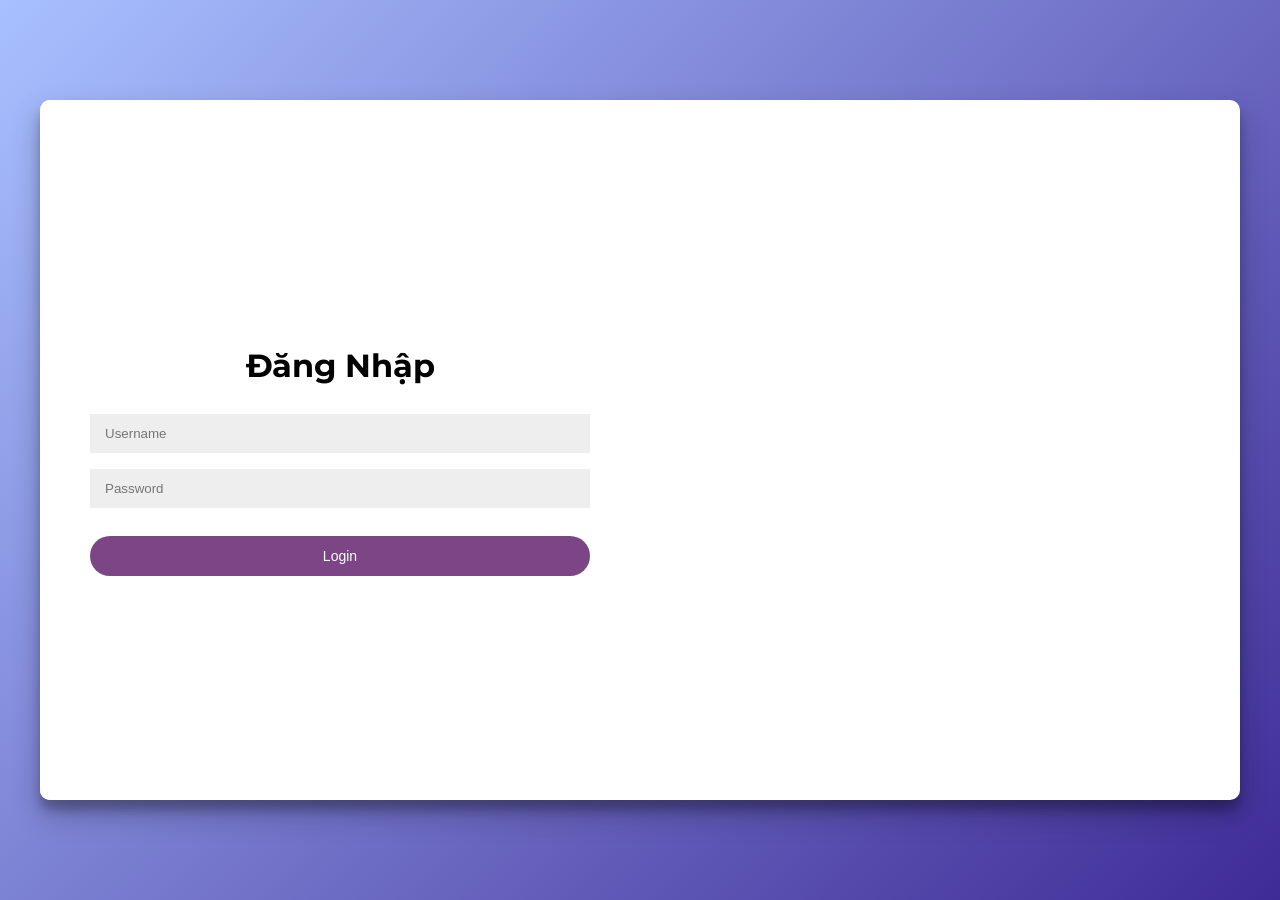
<file: wwwroot/Information.html>
<!DOCTYPE html>
<html lang="vi">

<head>
  <meta charset="UTF-8" />
  <meta name="viewport" content="width=device-width, initial-scale=1.0" />
  <title>Thông tin tài khoản</title>
  <link href="https://fonts.googleapis.com/css2?family=Inter:wght@400;500;600;700;800&display=swap" rel="stylesheet">
  <link rel="stylesheet" href="./css/Information.css" />
</head>

<body>

  <div class="container">
    <h1 class="title">Thông tin tài khoản</h1>

    <div class="info-card">
      <form id="infoForm">
        <div class="info-grid">
          <div class="info-item">
            <label for="fullName">Họ và tên <span class="required">*</span></label>
            <input type="text" id="fullName" required placeholder="Nguyễn Văn A" />
          </div>

          <div class="info-item">
            <label for="phone">Số điện thoại <span class="required">*</span></label>
            <input type="text" id="phone" required placeholder="0901234567" />
          </div>

          <div class="info-item">
            <label for="email">Email</label>
            <input type="email" id="email" placeholder="you@example.com" />
          </div>

          <div class="info-item full">
            <label for="address">Địa chỉ nhận hàng <span class="required">*</span></label>
            <input type="text" id="address" required placeholder="Số nhà, đường, phường/xã, quận/huyện, tỉnh/thành" />
          </div>
        </div>

        <div class="btn-container">
          <button type="submit" class="btn-save">Cập nhật thông tin</button>
        </div>
      </form>

      <div class="success-message" id="successMsg" style="display:none;">
        Cập nhật thông tin thành công!
      </div>
    </div>
  </div>

  <!-- Thanh menu dọc bên trái - 6 nút cho Customer -->
  <div class="floating-sidebar">

    <!-- 1. Trang chủ -->
    <a href="index.html" class="sidebar-btn" data-tooltip="Trang chủ">
      <svg viewBox="0 0 24 24" fill="none" stroke="currentColor" stroke-width="2" stroke-linecap="round"
        stroke-linejoin="round">
        <path d="M3 9l9-7 9 7v11a2 2 0 0 1-2 2H5a2 2 0 0 1-2-2z" />
        <polyline points="9 22 9 12 15 12 15 22" />
      </svg>
    </a>

    <!-- 2. Tài khoản -->
    <a href="Information.html" class="sidebar-btn" data-tooltip="Tài khoản">
      <svg viewBox="0 0 24 24" fill="none" stroke="currentColor" stroke-width="2" stroke-linecap="round"
        stroke-linejoin="round">
        <path d="M20 21v-2a4 4 0 0 0-4-4H8a4 4 0 0 0-4 4v2" />
        <circle cx="12" cy="7" r="4" />
      </svg>
    </a>

    <!-- 3. Sản phẩm -->
    <a href="Product.html" class="sidebar-btn" data-tooltip="Sản phẩm">
      <svg xmlns="http://www.w3.org/2000/svg" width="24" height="24" viewBox="0 0 24 24" fill="none"
        stroke="currentColor" stroke-width="2" stroke-linecap="round" stroke-linejoin="round">
        <path
          d="M20.38 3.46 16 2a4 4 0 0 1-8 0L3.62 3.46a2 2 0 0 0-1.34 2.23l.58 3.47a1 1 0 0 0 .99.84H6v10c0 1.1.9 2 2 2h8a2 2 0 0 0 2-2V10h2.15a1 1 0 0 0 .99-.84l.58-3.47a2 2 0 0 0-1.34-2.23z" />
      </svg>
    </a>

    <!-- 4. Giỏ hàng + Badge số lượng -->
    <a href="Cart.html" class="sidebar-btn" data-tooltip="Giỏ hàng">
      <svg viewBox="0 0 24 24" fill="none" stroke="currentColor" stroke-width="2" stroke-linecap="round"
        stroke-linejoin="round">
        <circle cx="8" cy="21" r="2" />
        <circle cx="20" cy="21" r="2" />
        <path d="M5.5 5h13l-1.5 7H8l-2.5-7z" />
      </svg>
      <span class="cart-badge">0</span>
    </a>

    <!-- 5. Đơn hàng của tôi (MỚI) -->
    <a href="Orders.html" class="sidebar-btn" data-tooltip="Đơn hàng">
      <svg viewBox="0 0 24 24" fill="none" stroke="currentColor" stroke-width="2" stroke-linecap="round"
        stroke-linejoin="round">
        <path d="M16 4h2a2 2 0 0 1 2 2v14a2 2 0 0 1-2 2H6a2 2 0 0 1-2-2V6a2 2 0 0 1 2-2h2" />
        <rect x="8" y="2" width="8" height="4" rx="1" ry="1" />
        <path d="M9 14l2 2 4-4" />
      </svg>
    </a>

    <!-- 6. Đăng xuất -->
    <a href="LogReg.html" class="sidebar-btn" data-tooltip="Đăng xuất">
      <svg viewBox="0 0 24 24" fill="none" stroke="currentColor" stroke-width="2" stroke-linecap="round"
        stroke-linejoin="round">
        <path d="M9 21H5a2 2 0 0 1-2-2V5a2 2 0 0 1 2-2h4" />
        <polyline points="16 17 21 12 16 7" />
        <line x1="21" y1="12" x2="9" y2="12" />
      </svg>
    </a>
  </div>

  <!-- JS cho sidebar (cập nhật active + badge + logout) -->
  <script>
    document.addEventListener("DOMContentLoaded", function () {
      // === ACTIVE TRANG HIỆN TẠI ===
      const currentPage = window.location.pathname.split("/").pop() || "index.html";
      document.querySelectorAll('.floating-sidebar a').forEach(link => {
        const href = link.getAttribute("href");
        if (href === currentPage || (currentPage === "" && href === "index.html")) {
          link.classList.add("active");
        }
      });

      // === CẬP NHẬT BADGE GIỎ HÀNG ===
      const badge = document.querySelector('.cart-badge');
      if (badge) {
        const userData = localStorage.getItem('currentUser');
        if (userData) {
          const user = JSON.parse(userData);
          if (user.userID) {
            const cartKey = `cart_${user.userID}`;
            const cart = JSON.parse(localStorage.getItem(cartKey) || '[]');
            const totalQty = cart.reduce((sum, item) => sum + item.quantity, 0);
            badge.textContent = totalQty;
            badge.style.display = totalQty > 0 ? 'flex' : 'none';
          } else {
            badge.style.display = 'none';
          }
        } else {
          badge.style.display = 'none';
        }
      }

      // === ĐĂNG XUẤT ===
      const logoutBtn = document.querySelector('.floating-sidebar a[href="LogReg.html"]');
      if (logoutBtn) {
        logoutBtn.addEventListener("click", function (e) {
          e.preventDefault();
          if (confirm("Bạn có chắc muốn đăng xuất không?")) {
            localStorage.removeItem('token');
            localStorage.removeItem('currentUser');
            localStorage.removeItem('cart');
            // Xóa giỏ hàng theo userID (nếu có)
            const user = JSON.parse(localStorage.getItem('currentUser') || '{}');
            if (user.userID) {
              localStorage.removeItem(`cart_${user.userID}`);
            }
            alert("Đăng xuất thành công! Hẹn gặp lại bạn!");
            window.location.href = "LogReg.html";
          }
        });
      }
    });
  </script>
  <script src="./js/Information.js"></script>
</body>

</html>
</file>
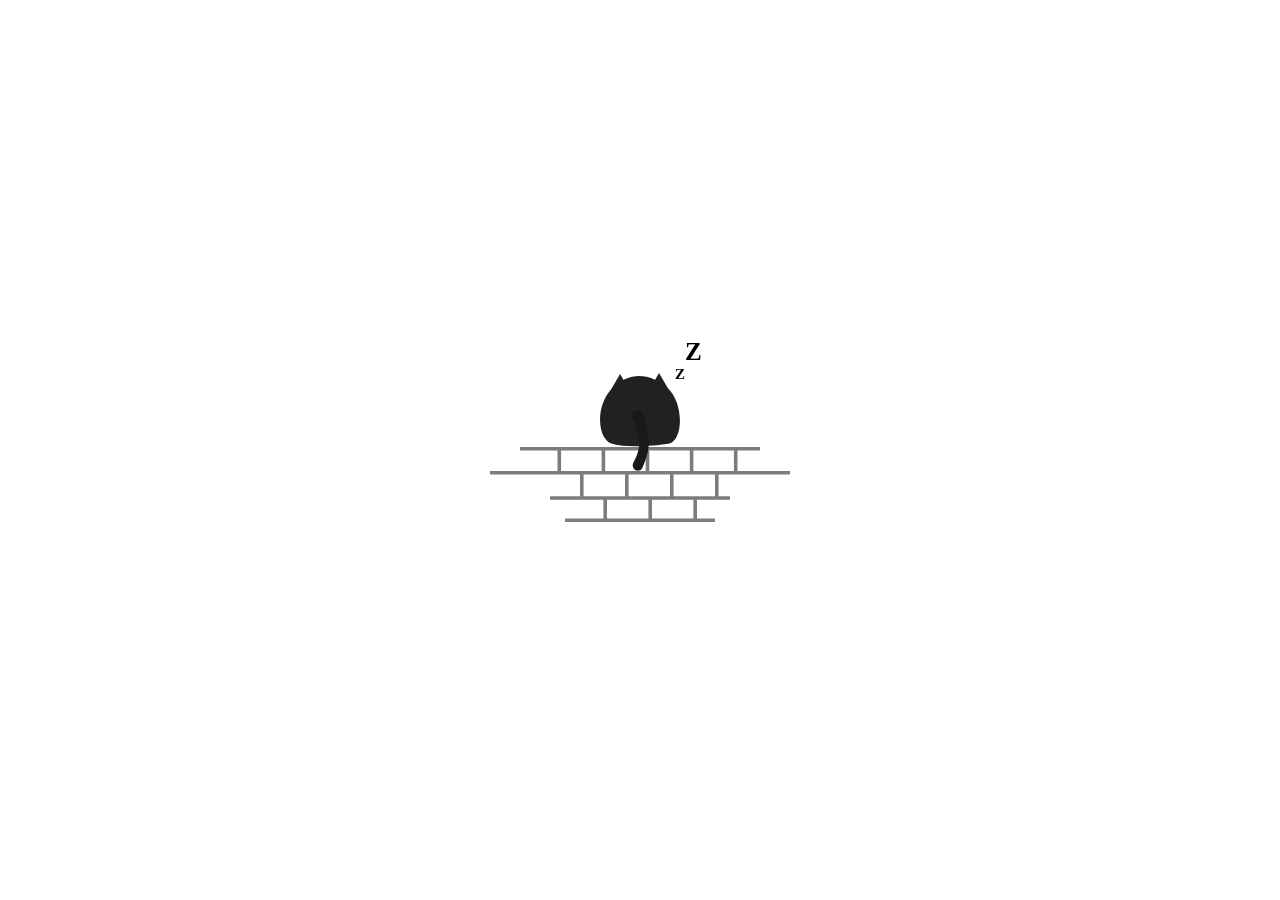
<file: wwwroot/loadingpage.html>
<!DOCTYPE html>
<html lang="en">
<head>
    <meta charset="UTF-8">
    <meta name="viewport" content="width=device-width, initial-scale=1.0">
    <title></title>
    <link rel="stylesheet" href="./css/loadingpage.css">
    <link rel="icon" href="https://raw.githubusercontent.com/NMinMin/Image/refs/heads/main/z6593266591621_7e630df8aecd9967d6d82f116a73cbd1.jpg" type="image/png">
    <!-- <script>
        setTimeout(function(){
    window.location.href="trangchu.html"
},2000)
    </script> -->
</head>
<body>
    <!-- From Uiverse.io by vinodjangid07 --> 
<div class="loader">
    <div class="wrapper">
      <div class="catContainer">
        <svg
          xmlns="http://www.w3.org/2000/svg"
          fill="none"
          viewBox="0 0 733 673"
          class="catbody"
        >
          <path
            fill="#212121"
            d="M111.002 139.5C270.502 -24.5001 471.503 2.4997 621.002 139.5C770.501 276.5 768.504 627.5 621.002 649.5C473.5 671.5 246 687.5 111.002 649.5C-23.9964 611.5 -48.4982 303.5 111.002 139.5Z"
          ></path>
          <path fill="#212121" d="M184 9L270.603 159H97.3975L184 9Z"></path>
          <path fill="#212121" d="M541 0L627.603 150H454.397L541 0Z"></path>
        </svg>
        <svg
          xmlns="http://www.w3.org/2000/svg"
          fill="none"
          viewBox="0 0 158 564"
          class="tail"
        >
          <path
            fill="#191919"
            d="M5.97602 76.066C-11.1099 41.6747 12.9018 0 51.3036 0V0C71.5336 0 89.8636 12.2558 97.2565 31.0866C173.697 225.792 180.478 345.852 97.0691 536.666C89.7636 553.378 73.0672 564 54.8273 564V564C16.9427 564 -5.4224 521.149 13.0712 488.085C90.2225 350.15 87.9612 241.089 5.97602 76.066Z"
          ></path>
        </svg>
        <div class="text">
          <span class="bigzzz">Z</span>
          <span class="zzz">Z</span>
        </div>
      </div>
      <div class="wallContainer">
        <svg
          xmlns="http://www.w3.org/2000/svg"
          fill="none"
          viewBox="0 0 500 126"
          class="wall"
        >
          <line
            stroke-width="6"
            stroke="#7C7C7C"
            y2="3"
            x2="450"
            y1="3"
            x1="50"
          ></line>
          <line
            stroke-width="6"
            stroke="#7C7C7C"
            y2="85"
            x2="400"
            y1="85"
            x1="100"
          ></line>
          <line
            stroke-width="6"
            stroke="#7C7C7C"
            y2="122"
            x2="375"
            y1="122"
            x1="125"
          ></line>
          <line stroke-width="6" stroke="#7C7C7C" y2="43" x2="500" y1="43"></line>
          <line
            stroke-width="6"
            stroke="#7C7C7C"
            y2="1.99391"
            x2="115.5"
            y1="43.0061"
            x1="115.5"
          ></line>
          <line
            stroke-width="6"
            stroke="#7C7C7C"
            y2="2.00002"
            x2="189"
            y1="43.0122"
            x1="189"
          ></line>
          <line
            stroke-width="6"
            stroke="#7C7C7C"
            y2="2.00612"
            x2="262.5"
            y1="43.0183"
            x1="262.5"
          ></line>
          <line
            stroke-width="6"
            stroke="#7C7C7C"
            y2="2.01222"
            x2="336"
            y1="43.0244"
            x1="336"
          ></line>
          <line
            stroke-width="6"
            stroke="#7C7C7C"
            y2="2.01833"
            x2="409.5"
            y1="43.0305"
            x1="409.5"
          ></line>
          <line
            stroke-width="6"
            stroke="#7C7C7C"
            y2="43"
            x2="153"
            y1="84.0122"
            x1="153"
        ></line>
        <line
          stroke-width="6"
          stroke="#7C7C7C"
          y2="43"
          x2="228"
          y1="84.0122"
          x1="228"
        ></line>
        <line
          stroke-width="6"
          stroke="#7C7C7C"
          y2="43"
          x2="303"
          y1="84.0122"
          x1="303"
        ></line>
        <line
          stroke-width="6"
          stroke="#7C7C7C"
          y2="43"
          x2="378"
          y1="84.0122"
          x1="378"
        ></line>
        <line
          stroke-width="6"
          stroke="#7C7C7C"
          y2="84"
          x2="192"
          y1="125.012"
          x1="192"
        ></line>
        <line
          stroke-width="6"
          stroke="#7C7C7C"
          y2="84"
          x2="267"
          y1="125.012"
          x1="267"
        ></line>
        <line
          stroke-width="6"
          stroke="#7C7C7C"
          y2="84"
          x2="342"
          y1="125.012"
          x1="342"
        ></line>
      </svg>
    </div>
  </div>
</div>
</body>
</html>
</file>
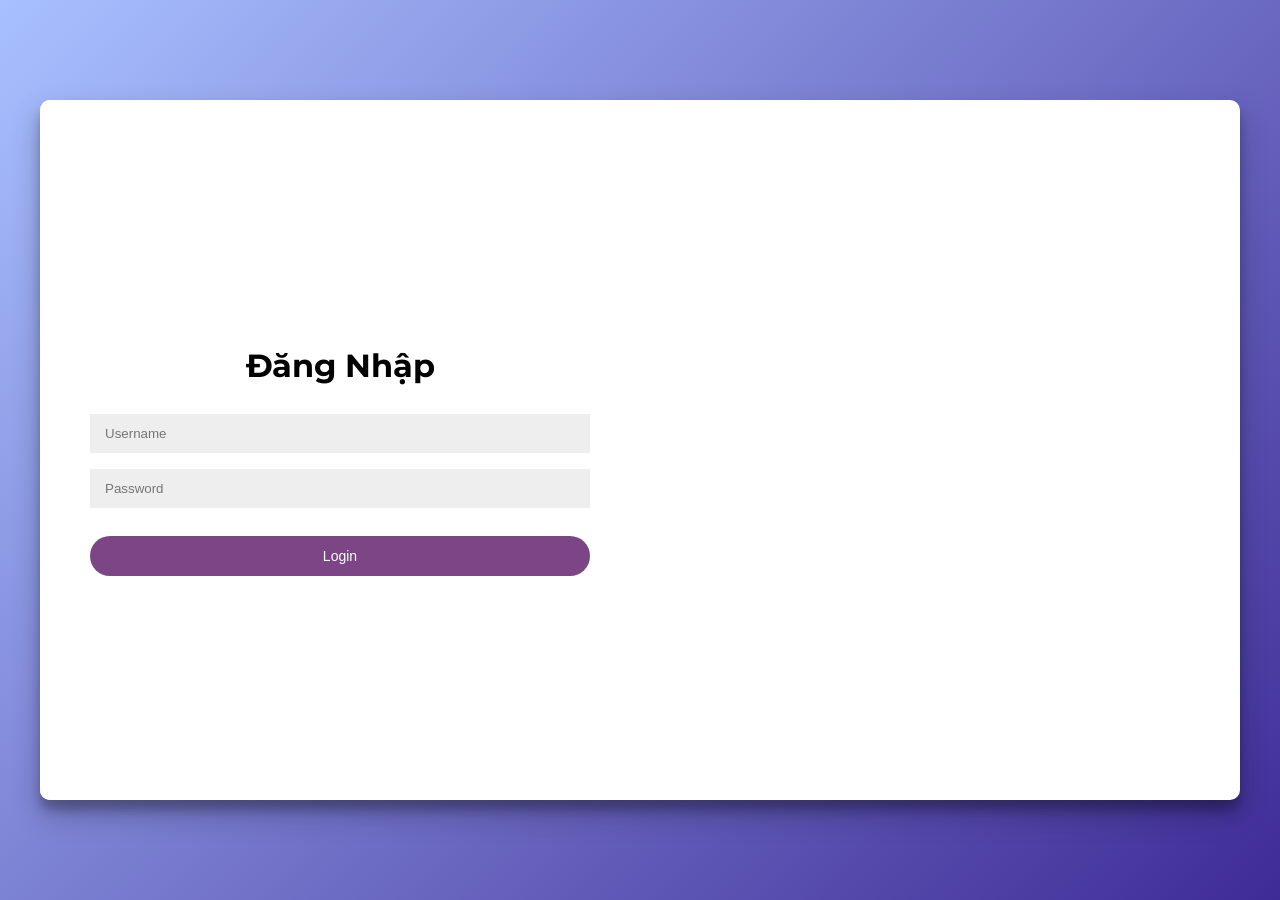
<file: wwwroot/LogReg.html>
<!DOCTYPE html>
<html lang="en">
<head>
  <meta charset="UTF-8">
  <title>Login & Register</title>
  <link rel="stylesheet" href="./css/LogReg.css">
  <link rel="icon" href="https://raw.githubusercontent.com/NMinMin/Image/refs/heads/main/z6593266591621_7e630df8aecd9967d6d82f116a73cbd1.jpg" type="image/png">
</head>
<body>

<div class="container" id="container">
  <div class="form-container sign-up-container">
    <form id="registerForm">
      <h1>Đăng Ký</h1>
      <input type="text" placeholder="Họ và tên" id="regFullName" required />
      <input type="email" placeholder="Email" id="regEmail" required />
      <input type="text" placeholder="Số điện thoại" id="regPhone" required />
      <input type="text" placeholder="Địa chỉ" id="regAddress" required />
      <input type="text" placeholder="Tên đăng nhập" id="regUsername" required />
      <input type="password" placeholder="Mật khẩu" id="regPassword" required />
      <button type="submit">Register</button>
    </form>
  </div>

  <div class="form-container sign-in-container">
    <form id="loginForm">
      <h1>Đăng Nhập</h1>
      <input type="text" placeholder="Username" id="loginUsername" required />
      <input type="password" placeholder="Password" id="loginPassword" required />
      <button type="submit">Login</button>
    </form>
  </div>

  <div class="overlay-container">
    <div class="overlay">
      <div class="overlay-panel overlay-left">
        <h1>Chào mừng bạn trở lại!</h1>
        <p>Đã có tài khoản?</p>
        <button class="ghost" id="signIn">Login</button>
      </div>
      <div class="overlay-panel overlay-right">
        <h1>Chào mừng đến với cửa hàng của chúng tôi!</h1>
        <p>Bạn không có tài khoản?</p>
        <button class="ghost" id="signUp">Register</button>
      </div>
    </div>
  </div>
</div>

<script src="./js/LogReg.js"></script>
</body>
</html>
</file>
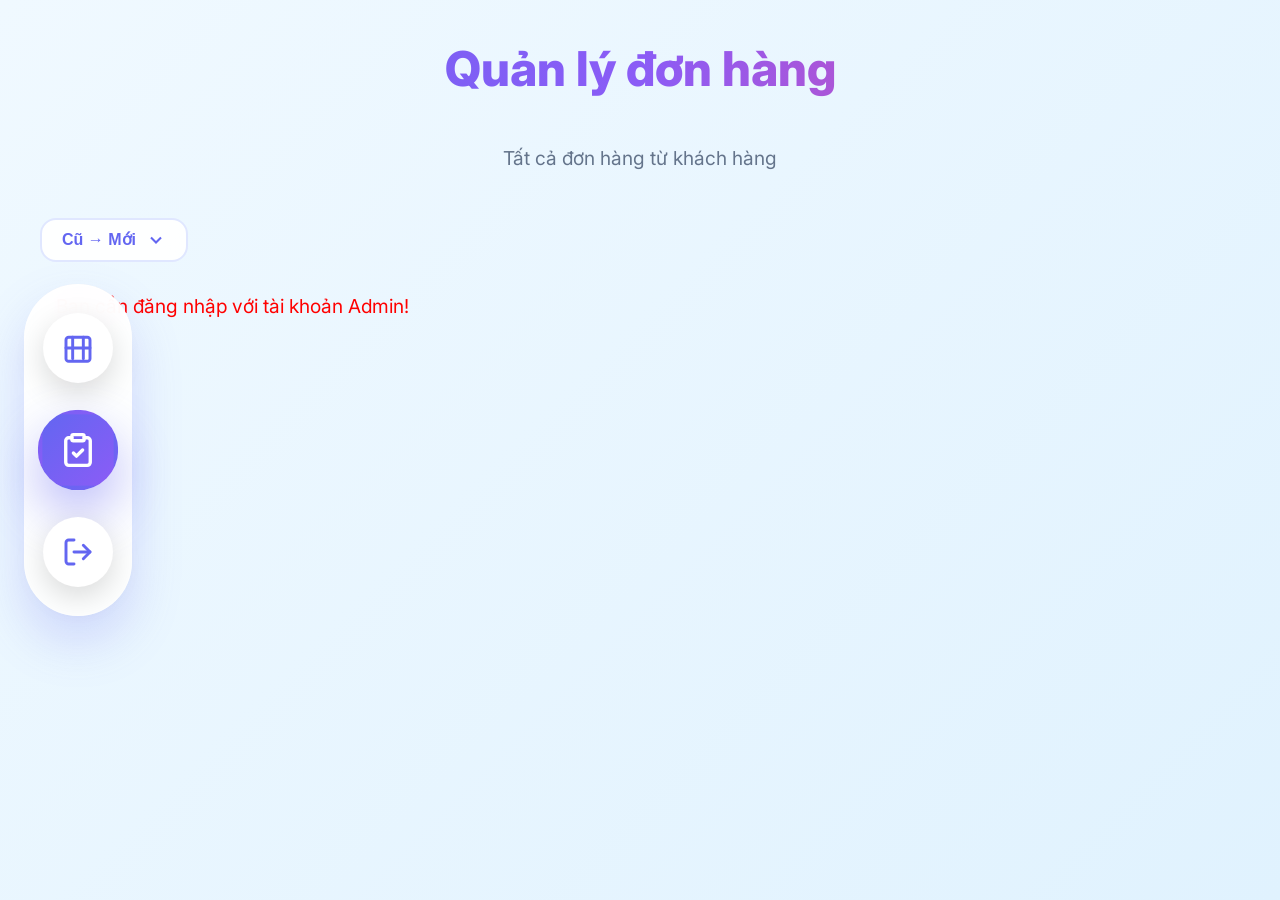
<file: wwwroot/OrderManager.html>
<!DOCTYPE html>
<html lang="vi">

<head>
  <meta charset="UTF-8" />
  <meta name="viewport" content="width=device-width, initial-scale=1.0" />
  <title>Quản lý đơn hàng - Admin</title>
  <link href="https://fonts.googleapis.com/css2?family=Inter:wght@400;500;600;700;800&display=swap" rel="stylesheet">
  <link rel="stylesheet" href="./css/OrderManager.css" />
</head>

<body>
  <div class="container">
    <h1 class="title">Quản lý đơn hàng</h1>
    <p class="subtitle">Tất cả đơn hàng từ khách hàng</p>
    <div class="sort-controls">
      <button id="sortButton" onclick="toggleSort()">
        <span id="sortText">Cũ → Mới</span>
        <svg id="sortIcon" width="20" height="20" viewBox="0 0 24 24" fill="none" stroke="currentColor"
          stroke-width="2.5">
          <path d="M6 9l6 6 6-6" />
        </svg>
      </button>
    </div>
    <div id="ordersList" class="orders-grid">
      <!-- JS sẽ render danh sách đơn hàng ở đây -->
    </div>
  </div>

  <!-- Popup chi tiết đơn hàng -->
  <div id="orderModal" class="modal">
    <div class="modal-content">
      <div class="modal-header">
        <h2>Chi tiết đơn hàng</h2>
        <span class="close-btn">×</span>
      </div>
      <div id="modalBody" class="modal-body">
        <!-- Nội dung chi tiết sẽ được render bằng JS -->
      </div>
    </div>
  </div>
  <script src="./js/OrderManager.js"></script>

  <!-- Thanh menu dọc bên trái – DÀNH RIÊNG CHO ADMIN (3 nút) -->
  <div class="admin-sidebar">

    <!-- 1. Quản lý sản phẩm -->
    <a href="ProductManager.html" class="admin-btn" data-tooltip="Quản lý sản phẩm">
      <svg viewBox="0 0 24 24" fill="none" stroke="currentColor" stroke-width="2" stroke-linecap="round"
        stroke-linejoin="round">
        <rect x="3" y="4" width="18" height="18" rx="2" ry="2" />
        <line x1="8" y1="4" x2="8" y2="20" />
        <line x1="16" y1="4" x2="16" y2="20" />
        <line x1="3" y1="12" x2="21" y2="12" />
      </svg>
    </a>

    <!-- 2. Quản lý đơn hàng -->
    <a href="OrderManager.html" class="admin-btn" data-tooltip="Quản lý đơn hàng">
      <svg viewBox="0 0 24 24" fill="none" stroke="currentColor" stroke-width="2" stroke-linecap="round"
        stroke-linejoin="round">
        <path d="M16 4h2a2 2 0 0 1 2 2v14a2 2 0 0 1-2 2H6a2 2 0 0 1-2-2V6a2 2 0 0 1 2-2h2" />
        <rect x="8" y="2" width="8" height="4" rx="1" ry="1" />
        <path d="M9 14l2 2 4-4" />
      </svg>
    </a>
    
    <!-- 3. Đăng xuất -->
    <a href="LogReg.html" class="admin-btn" data-tooltip="Đăng xuất">
      <svg viewBox="0 0 24 24" fill="none" stroke="currentColor" stroke-width="2" stroke-linecap="round"
        stroke-linejoin="round">
        <path d="M9 21H5a2 2 0 0 1-2-2V5a2 2 0 0 1 2-2h4" />
        <polyline points="16 17 21 12 16 7" />
        <line x1="21" y1="12" x2="9" y2="12" />
      </svg>
    </a>
  </div>

  <!-- JS cho Admin Sidebar -->
  <script>
    document.addEventListener("DOMContentLoaded", function () {
      // Xử lý đăng xuất (giữ nguyên logic cũ, chỉ xóa token + currentUser)
      const logoutBtn = document.querySelector('.admin-sidebar a[href="LogReg.html"]');
      if (logoutBtn) {
        logoutBtn.addEventListener("click", function (e) {
          e.preventDefault();
          if (confirm("Bạn có chắc muốn đăng xuất không?")) {
            localStorage.removeItem('token');
            localStorage.removeItem('currentUser');
            localStorage.removeItem('cart');
            alert("Đăng xuất thành công!");
            window.location.href = "LogReg.html";
          }
        });
      }

      // Active trang hiện tại
      const currentPage = window.location.pathname.split("/").pop();
      document.querySelectorAll('.admin-sidebar a').forEach(link => {
        if (link.getAttribute("href") === currentPage) {
          link.classList.add("active");
        }
      });
    });
  </script>
</body>

</html>
</file>
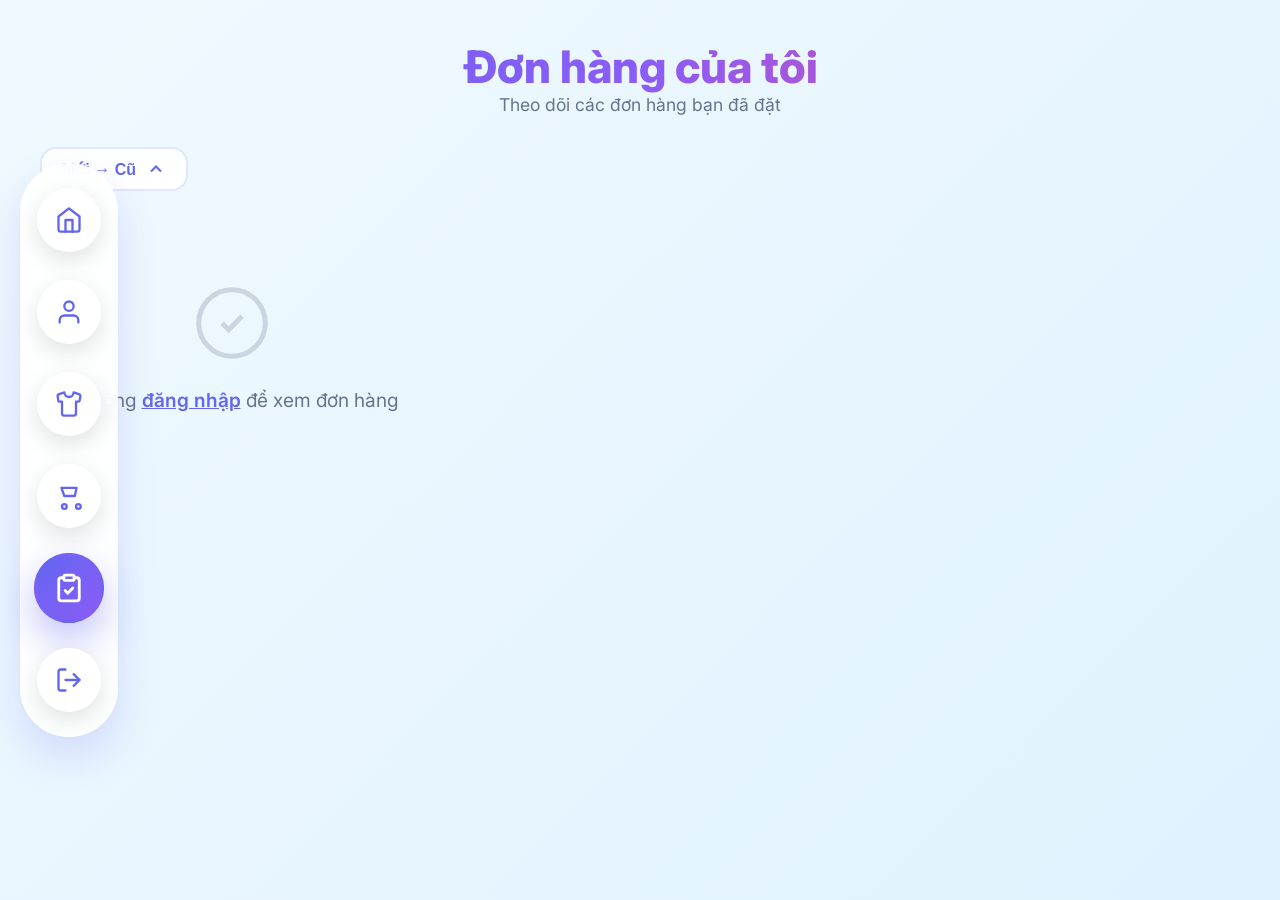
<file: wwwroot/Orders.html>
<!DOCTYPE html>
<html lang="vi">

<head>
    <meta charset="UTF-8" />
    <meta name="viewport" content="width=device-width, initial-scale=1.0" />
    <title>Đơn hàng của tôi</title>
    <link href="https://fonts.googleapis.com/css2?family=Inter:wght@400;500;600;700;800&display=swap" rel="stylesheet">
    <link rel="stylesheet" href="./css/Orders.css" />
    <style>
        .customer-header {
            text-align: center;
            margin-bottom: 2rem;
        }

        .customer-header h1 {
            font-size: 2.8rem;
            font-weight: 800;
            background: linear-gradient(90deg, #6366f1, #8b5cf6, #ec4899);
            -webkit-background-clip: text;
            -webkit-text-fill-color: transparent;
            background-clip: text;
        }

        .customer-header p {
            color: #64748b;
            font-size: 1.1rem;
        }

        .no-orders {
            text-align: center;
            padding: 60px 20px;
            color: #64748b;
            font-size: 1.2rem;
        }

        .no-orders svg {
            width: 80px;
            height: 80px;
            stroke: #cbd5e1;
            margin-bottom: 20px;
        }
    </style>
</head>

<body>
    <div class="container">
        <!-- Header cho khách hàng -->
        <div class="customer-header">
            <h1>Đơn hàng của tôi</h1>
            <p>Theo dõi các đơn hàng bạn đã đặt</p>
        </div>

        <!-- Nút sắp xếp -->
        <div class="sort-controls">
            <button id="sortButton" onclick="toggleSort()">
                <span id="sortText">Mới → Cũ</span>
                <svg id="sortIcon" class="asc" width="20" height="20" viewBox="0 0 24 24" fill="none"
                    stroke="currentColor" stroke-width="2.5">
                    <path d="M6 9l6 6 6-6" />
                </svg>
            </button>
        </div>

        <!-- Danh sách đơn hàng -->
        <div id="ordersList" class="orders-grid">
            <!-- JS sẽ render ở đây -->
        </div>
    </div>

    <!-- Modal chi tiết đơn hàng (chỉ xem) -->
    <div id="orderModal" class="modal">
        <div class="modal-content">
            <div class="modal-header">
                <h2>Chi tiết đơn hàng</h2>
                <span class="close-btn">×</span>
            </div>
            <div id="modalBody" class="modal-body"></div>
        </div>
    </div>

    <script src="./js/Orders.js"></script>

    <!-- Thanh menu dọc bên trái - 6 nút cho Customer -->
    <div class="floating-sidebar">

        <!-- 1. Trang chủ -->
        <a href="index.html" class="sidebar-btn" data-tooltip="Trang chủ">
            <svg viewBox="0 0 24 24" fill="none" stroke="currentColor" stroke-width="2" stroke-linecap="round"
                stroke-linejoin="round">
                <path d="M3 9l9-7 9 7v11a2 2 0 0 1-2 2H5a2 2 0 0 1-2-2z" />
                <polyline points="9 22 9 12 15 12 15 22" />
            </svg>
        </a>

        <!-- 2. Tài khoản -->
        <a href="Information.html" class="sidebar-btn" data-tooltip="Tài khoản">
            <svg viewBox="0 0 24 24" fill="none" stroke="currentColor" stroke-width="2" stroke-linecap="round"
                stroke-linejoin="round">
                <path d="M20 21v-2a4 4 0 0 0-4-4H8a4 4 0 0 0-4 4v2" />
                <circle cx="12" cy="7" r="4" />
            </svg>
        </a>

        <!-- 3. Sản phẩm -->
        <a href="Product.html" class="sidebar-btn" data-tooltip="Sản phẩm">
            <svg xmlns="http://www.w3.org/2000/svg" width="24" height="24" viewBox="0 0 24 24" fill="none"
                stroke="currentColor" stroke-width="2" stroke-linecap="round" stroke-linejoin="round">
                <path
                    d="M20.38 3.46 16 2a4 4 0 0 1-8 0L3.62 3.46a2 2 0 0 0-1.34 2.23l.58 3.47a1 1 0 0 0 .99.84H6v10c0 1.1.9 2 2 2h8a2 2 0 0 0 2-2V10h2.15a1 1 0 0 0 .99-.84l.58-3.47a2 2 0 0 0-1.34-2.23z" />
            </svg>
        </a>

        <!-- 4. Giỏ hàng + Badge số lượng -->
        <a href="Cart.html" class="sidebar-btn" data-tooltip="Giỏ hàng">
            <svg viewBox="0 0 24 24" fill="none" stroke="currentColor" stroke-width="2" stroke-linecap="round"
                stroke-linejoin="round">
                <circle cx="8" cy="21" r="2" />
                <circle cx="20" cy="21" r="2" />
                <path d="M5.5 5h13l-1.5 7H8l-2.5-7z" />
            </svg>
            <span class="cart-badge">0</span>
        </a>

        <!-- 5. Đơn hàng của tôi (MỚI) -->
        <a href="Orders.html" class="sidebar-btn" data-tooltip="Đơn hàng">
            <svg viewBox="0 0 24 24" fill="none" stroke="currentColor" stroke-width="2" stroke-linecap="round"
                stroke-linejoin="round">
                <path d="M16 4h2a2 2 0 0 1 2 2v14a2 2 0 0 1-2 2H6a2 2 0 0 1-2-2V6a2 2 0 0 1 2-2h2" />
                <rect x="8" y="2" width="8" height="4" rx="1" ry="1" />
                <path d="M9 14l2 2 4-4" />
            </svg>
        </a>

        <!-- 6. Đăng xuất -->
        <a href="LogReg.html" class="sidebar-btn" data-tooltip="Đăng xuất">
            <svg viewBox="0 0 24 24" fill="none" stroke="currentColor" stroke-width="2" stroke-linecap="round"
                stroke-linejoin="round">
                <path d="M9 21H5a2 2 0 0 1-2-2V5a2 2 0 0 1 2-2h4" />
                <polyline points="16 17 21 12 16 7" />
                <line x1="21" y1="12" x2="9" y2="12" />
            </svg>
        </a>
    </div>

    <!-- JS cho sidebar (cập nhật active + badge + logout) -->
    <script>
        document.addEventListener("DOMContentLoaded", function () {
            // === ACTIVE TRANG HIỆN TẠI ===
            const currentPage = window.location.pathname.split("/").pop() || "index.html";
            document.querySelectorAll('.floating-sidebar a').forEach(link => {
                const href = link.getAttribute("href");
                if (href === currentPage || (currentPage === "" && href === "index.html")) {
                    link.classList.add("active");
                }
            });

            // === CẬP NHẬT BADGE GIỎ HÀNG ===
            const badge = document.querySelector('.cart-badge');
            if (badge) {
                const userData = localStorage.getItem('currentUser');
                if (userData) {
                    const user = JSON.parse(userData);
                    if (user.userID) {
                        const cartKey = `cart_${user.userID}`;
                        const cart = JSON.parse(localStorage.getItem(cartKey) || '[]');
                        const totalQty = cart.reduce((sum, item) => sum + item.quantity, 0);
                        badge.textContent = totalQty;
                        badge.style.display = totalQty > 0 ? 'flex' : 'none';
                    } else {
                        badge.style.display = 'none';
                    }
                } else {
                    badge.style.display = 'none';
                }
            }

            // === ĐĂNG XUẤT ===
            const logoutBtn = document.querySelector('.floating-sidebar a[href="LogReg.html"]');
            if (logoutBtn) {
                logoutBtn.addEventListener("click", function (e) {
                    e.preventDefault();
                    if (confirm("Bạn có chắc muốn đăng xuất không?")) {
                        localStorage.removeItem('token');
                        localStorage.removeItem('currentUser');
                        localStorage.removeItem('cart');
                        // Xóa giỏ hàng theo userID (nếu có)
                        const user = JSON.parse(localStorage.getItem('currentUser') || '{}');
                        if (user.userID) {
                            localStorage.removeItem(`cart_${user.userID}`);
                        }
                        alert("Đăng xuất thành công! Hẹn gặp lại bạn!");
                        window.location.href = "LogReg.html";
                    }
                });
            }
        });
    </script>
</body>

</html>
</file>
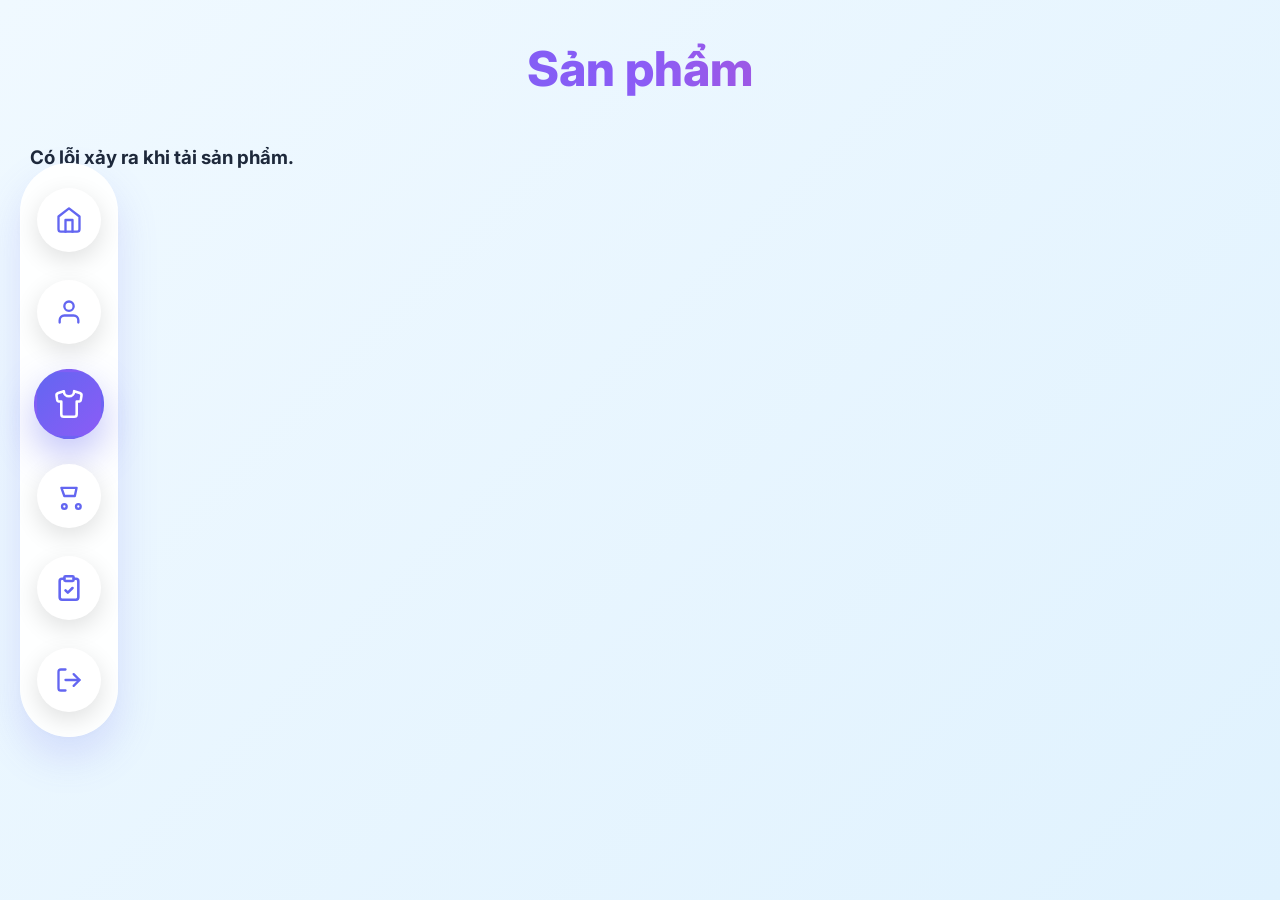
<file: wwwroot/Product.html>
<!DOCTYPE html>
<html lang="vi">

<head>
  <meta charset="UTF-8" />
  <meta name="viewport" content="width=device-width, initial-scale=1.0" />
  <title>Sản phẩm</title>
  <link rel="stylesheet" href="./css/Product.css" />
  <!-- Optional: icon đẹp hơn -->
  <link href="https://fonts.googleapis.com/css2?family=Inter:wght@400;500;600;700&display=swap" rel="stylesheet">
</head>

<body>

  <h1 class="title">Sản phẩm</h1>

  <div id="product-list" class="product-grid"></div>

  <script src="./js/Product.js"></script>

<!-- Thanh menu dọc bên trái - 6 nút cho Customer -->
<div class="floating-sidebar">

  <!-- 1. Trang chủ -->
  <a href="index.html" class="sidebar-btn" data-tooltip="Trang chủ">
    <svg viewBox="0 0 24 24" fill="none" stroke="currentColor" stroke-width="2" stroke-linecap="round" stroke-linejoin="round">
      <path d="M3 9l9-7 9 7v11a2 2 0 0 1-2 2H5a2 2 0 0 1-2-2z" />
      <polyline points="9 22 9 12 15 12 15 22" />
    </svg>
  </a>

  <!-- 2. Tài khoản -->
  <a href="Information.html" class="sidebar-btn" data-tooltip="Tài khoản">
    <svg viewBox="0 0 24 24" fill="none" stroke="currentColor" stroke-width="2" stroke-linecap="round" stroke-linejoin="round">
      <path d="M20 21v-2a4 4 0 0 0-4-4H8a4 4 0 0 0-4 4v2" />
      <circle cx="12" cy="7" r="4" />
    </svg>
  </a>

  <!-- 3. Sản phẩm -->
  <a href="Product.html" class="sidebar-btn" data-tooltip="Sản phẩm">
    <svg xmlns="http://www.w3.org/2000/svg" width="24" height="24" viewBox="0 0 24 24" fill="none"
      stroke="currentColor" stroke-width="2" stroke-linecap="round" stroke-linejoin="round">
      <path d="M20.38 3.46 16 2a4 4 0 0 1-8 0L3.62 3.46a2 2 0 0 0-1.34 2.23l.58 3.47a1 1 0 0 0 .99.84H6v10c0 1.1.9 2 2 2h8a2 2 0 0 0 2-2V10h2.15a1 1 0 0 0 .99-.84l.58-3.47a2 2 0 0 0-1.34-2.23z" />
    </svg>
  </a>

  <!-- 4. Giỏ hàng + Badge số lượng -->
  <a href="Cart.html" class="sidebar-btn" data-tooltip="Giỏ hàng">
    <svg viewBox="0 0 24 24" fill="none" stroke="currentColor" stroke-width="2" stroke-linecap="round" stroke-linejoin="round">
      <circle cx="8" cy="21" r="2" />
      <circle cx="20" cy="21" r="2" />
      <path d="M5.5 5h13l-1.5 7H8l-2.5-7z" />
    </svg>
    <span class="cart-badge">0</span>
  </a>

  <!-- 5. Đơn hàng của tôi (MỚI) -->
  <a href="Orders.html" class="sidebar-btn" data-tooltip="Đơn hàng">
    <svg viewBox="0 0 24 24" fill="none" stroke="currentColor" stroke-width="2" stroke-linecap="round" stroke-linejoin="round">
      <path d="M16 4h2a2 2 0 0 1 2 2v14a2 2 0 0 1-2 2H6a2 2 0 0 1-2-2V6a2 2 0 0 1 2-2h2" />
      <rect x="8" y="2" width="8" height="4" rx="1" ry="1" />
      <path d="M9 14l2 2 4-4" />
    </svg>
  </a>

  <!-- 6. Đăng xuất -->
  <a href="LogReg.html" class="sidebar-btn" data-tooltip="Đăng xuất">
    <svg viewBox="0 0 24 24" fill="none" stroke="currentColor" stroke-width="2" stroke-linecap="round" stroke-linejoin="round">
      <path d="M9 21H5a2 2 0 0 1-2-2V5a2 2 0 0 1 2-2h4" />
      <polyline points="16 17 21 12 16 7" />
      <line x1="21" y1="12" x2="9" y2="12" />
    </svg>
  </a>
</div>

<!-- JS cho sidebar (cập nhật active + badge + logout) -->
<script>
  document.addEventListener("DOMContentLoaded", function () {
    // === ACTIVE TRANG HIỆN TẠI ===
    const currentPage = window.location.pathname.split("/").pop() || "index.html";
    document.querySelectorAll('.floating-sidebar a').forEach(link => {
      const href = link.getAttribute("href");
      if (href === currentPage || (currentPage === "" && href === "index.html")) {
        link.classList.add("active");
      }
    });

    // === CẬP NHẬT BADGE GIỎ HÀNG ===
    const badge = document.querySelector('.cart-badge');
    if (badge) {
      const userData = localStorage.getItem('currentUser');
      if (userData) {
        const user = JSON.parse(userData);
        if (user.userID) {
          const cartKey = `cart_${user.userID}`;
          const cart = JSON.parse(localStorage.getItem(cartKey) || '[]');
          const totalQty = cart.reduce((sum, item) => sum + item.quantity, 0);
          badge.textContent = totalQty;
          badge.style.display = totalQty > 0 ? 'flex' : 'none';
        } else {
          badge.style.display = 'none';
        }
      } else {
        badge.style.display = 'none';
      }
    }

    // === ĐĂNG XUẤT ===
    const logoutBtn = document.querySelector('.floating-sidebar a[href="LogReg.html"]');
    if (logoutBtn) {
      logoutBtn.addEventListener("click", function (e) {
        e.preventDefault();
        if (confirm("Bạn có chắc muốn đăng xuất không?")) {
          localStorage.removeItem('token');
          localStorage.removeItem('currentUser');
          localStorage.removeItem('cart');
          // Xóa giỏ hàng theo userID (nếu có)
          const user = JSON.parse(localStorage.getItem('currentUser') || '{}');
          if (user.userID) {
            localStorage.removeItem(`cart_${user.userID}`);
          }
          alert("Đăng xuất thành công! Hẹn gặp lại bạn!");
          window.location.href = "LogReg.html";
        }
      });
    }
  });
</script>

  <!-- Popup Mô tả chi tiết sản phẩm -->
  <div id="descModal" class="desc-modal">
    <div class="desc-modal-content">
      <div class="desc-modal-header">
        <h2 id="descModalTitle">Mô tả sản phẩm</h2>
        <span class="close-desc">×</span>
      </div>
      <div class="desc-modal-body">
        <p id="descModalContent">Đang tải...</p>
      </div>
    </div>
  </div>
</body>

</html>
</file>
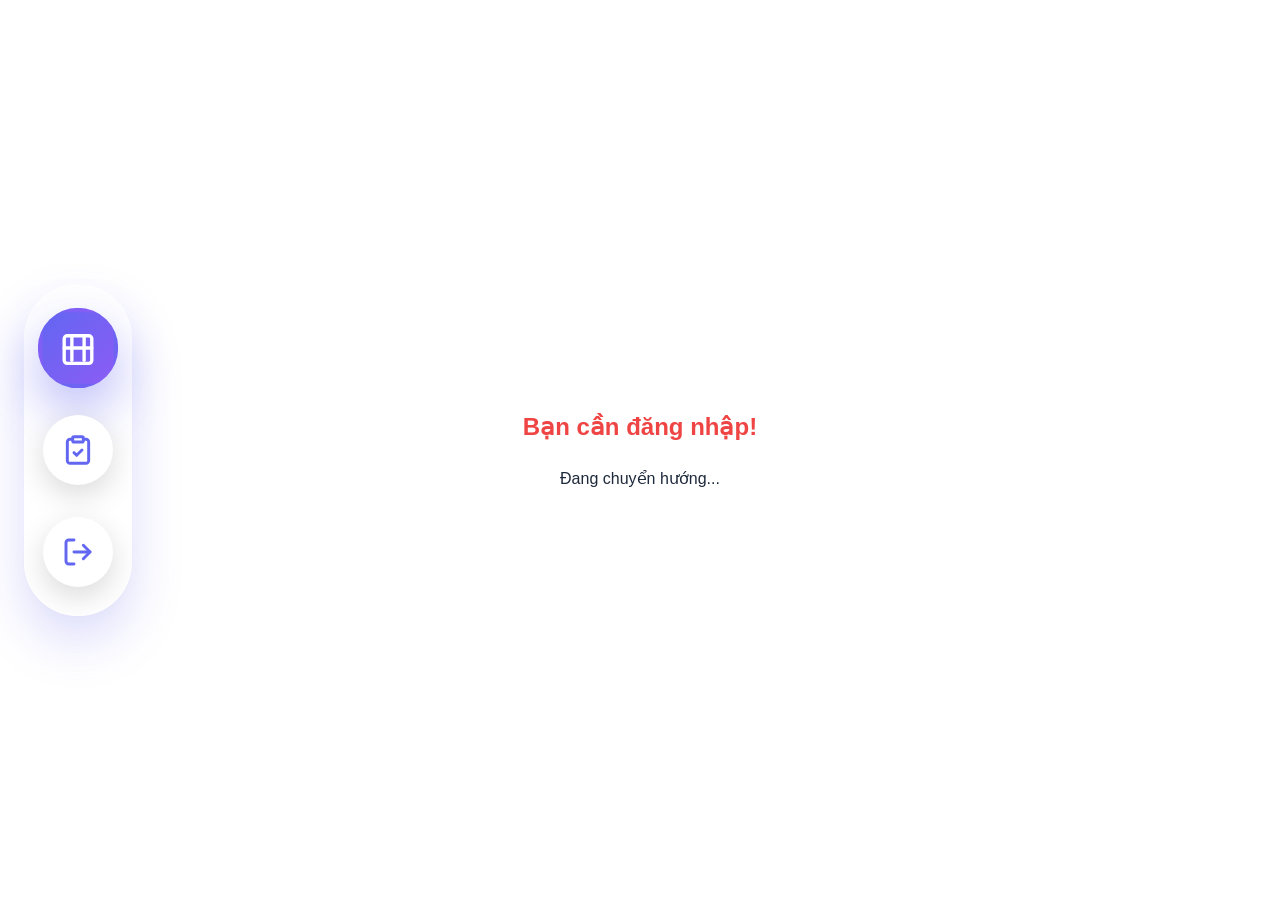
<file: wwwroot/ProductManager.html>
<!DOCTYPE html>
<html lang="vi">
<head>
  <meta charset="UTF-8" />
  <meta name="viewport" content="width=device-width, initial-scale=1.0"/>
  <title>ProductManager - Quản lý sản phẩm quần áo</title>
  <link rel="stylesheet" href="./css/ProductManager.css" />
</head>
<body>
  <div class="container">
    <h1 class ="title">Quản lý sản phẩm</h1>

    <div class="form-card">
      <div class="form-grid">
        <div class="form-group">
          <label>Tên sản phẩm</label>
          <input type="text" id="name" placeholder="VD: Áo thun cotton premium"/>
        </div>
        <div class="form-group">
          <label>Giá tiền (VNĐ)</label>
          <input type="number" id="price" placeholder="299000"/>
        </div>
        <div class="form-group">
          <label>Số lượng</label>
          <input type="number" id="quantity" placeholder="50"/>
        </div>
        <div class="form-group">
          <label>Ảnh sản phẩm</label>
          <div class="file-input-wrapper">
            <input type="file" id="image" accept="image/*"/>
            <label for="image" class="file-input-label">
              Chọn ảnh sản phẩm
            </label>
          </div>
        </div>
      </div>

      <div class="form-group">
        <label>Mô tả sản phẩm</label>
        <textarea id="description" placeholder="Mô tả chi tiết về chất liệu, form dáng, màu sắc..."></textarea>
      </div>

      <div class="btn-container">
        <button class="btn btn-primary" id="addBtn">
          Thêm sản phẩm
        </button>
      </div>
    </div>

    <table id="productTable">
      <thead>
        <tr>
          <th>Ảnh</th>
          <th>Tên sản phẩm</th>
          <th>Giá</th>
          <th>Mô tả</th>
          <th>Số lượng</th>
          <th>Chức năng</th>
        </tr>
      </thead>
      <tbody id="productList">
        <!-- Danh sách sản phẩm sẽ được thêm bằng JS -->
      </tbody>
    </table>
  </div>
  <script src="./js/ProductManager.js"></script>

  <!-- Thanh menu dọc bên trái – DÀNH RIÊNG CHO ADMIN (3 nút) -->
<div class="admin-sidebar">

    <!-- 1. Quản lý sản phẩm -->
    <a href="ProductManager.html" class="admin-btn" data-tooltip="Quản lý sản phẩm">
      <svg viewBox="0 0 24 24" fill="none" stroke="currentColor" stroke-width="2" stroke-linecap="round"
        stroke-linejoin="round">
        <rect x="3" y="4" width="18" height="18" rx="2" ry="2" />
        <line x1="8" y1="4" x2="8" y2="20" />
        <line x1="16" y1="4" x2="16" y2="20" />
        <line x1="3" y1="12" x2="21" y2="12" />
      </svg>
    </a>

    <!-- 2. Quản lý đơn hàng -->
    <a href="OrderManager.html" class="admin-btn" data-tooltip="Quản lý đơn hàng">
      <svg viewBox="0 0 24 24" fill="none" stroke="currentColor" stroke-width="2" stroke-linecap="round"
        stroke-linejoin="round">
        <path d="M16 4h2a2 2 0 0 1 2 2v14a2 2 0 0 1-2 2H6a2 2 0 0 1-2-2V6a2 2 0 0 1 2-2h2" />
        <rect x="8" y="2" width="8" height="4" rx="1" ry="1" />
        <path d="M9 14l2 2 4-4" />
      </svg>
    </a>
    
    <!-- 3. Đăng xuất -->
    <a href="LogReg.html" class="admin-btn" data-tooltip="Đăng xuất">
      <svg viewBox="0 0 24 24" fill="none" stroke="currentColor" stroke-width="2" stroke-linecap="round"
        stroke-linejoin="round">
        <path d="M9 21H5a2 2 0 0 1-2-2V5a2 2 0 0 1 2-2h4" />
        <polyline points="16 17 21 12 16 7" />
        <line x1="21" y1="12" x2="9" y2="12" />
      </svg>
    </a>
  </div>

<!-- JS cho Admin Sidebar -->
<script>
document.addEventListener("DOMContentLoaded", function () {
  // Xử lý đăng xuất (giữ nguyên logic cũ, chỉ xóa token + currentUser)
  const logoutBtn = document.querySelector('.admin-sidebar a[href="LogReg.html"]');
  if (logoutBtn) {
    logoutBtn.addEventListener("click", function (e) {
      e.preventDefault();
      if (confirm("Bạn có chắc muốn đăng xuất không?")) {
        localStorage.removeItem('token');
        localStorage.removeItem('currentUser');
        localStorage.removeItem('cart');
        alert("Đăng xuất thành công!");
        window.location.href = "LogReg.html";
      }
    });
  }

  // Active trang hiện tại
  const currentPage = window.location.pathname.split("/").pop();
  document.querySelectorAll('.admin-sidebar a').forEach(link => {
    if (link.getAttribute("href") === currentPage) {
      link.classList.add("active");
    }
  });
});
</script>

<!-- Popup Mô tả chi tiết sản phẩm -->
<div id="descModal" class="desc-modal">
  <div class="desc-modal-content">
    <div class="desc-modal-header">
      <h2 id="descModalTitle">Mô tả sản phẩm</h2>
      <span class="close-desc">×</span>
    </div>
    <div class="desc-modal-body">
      <p id="descModalContent">Đang tải mô tả...</p>
    </div>
  </div>
</div>
</body>
</html>
</file>
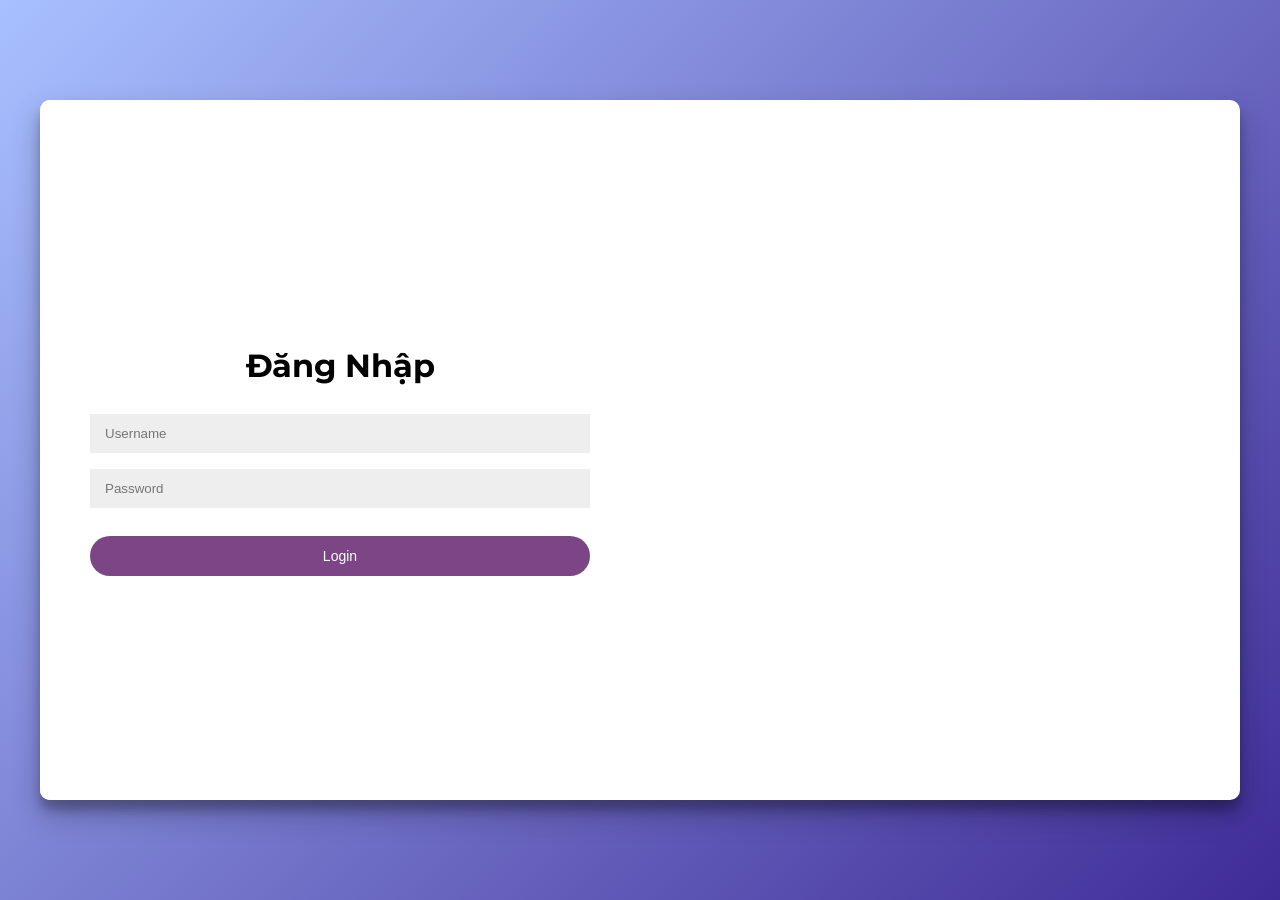
<file: publish/wwwroot/Cart.html>
<!DOCTYPE html>
<html lang="vi">
<head>
  <meta charset="UTF-8" />
  <meta name="viewport" content="width=device-width, initial-scale=1.0"/>
  <title>Giỏ hàng của bạn</title>
  <link href="https://fonts.googleapis.com/css2?family=Inter:wght@400;500;600;700;800&display=swap" rel="stylesheet">
  <link rel="stylesheet" href="./css/Cart.css" />
</head>
<body>

  <div class="container">
    <h1 class="title">Giỏ hàng của bạn</h1>

    <div class="cart-wrapper">
      <!-- Danh sách sản phẩm -->
      <div class="cart-items" id="cartItems">
        <!-- JS sẽ render ở đây -->
      </div>

      <!-- Checkout box -->
      <div class="checkout-box">
        <h2>Thông tin thanh toán</h2>
        <div class="info-grid">
          <div class="info-item"><label>Họ tên</label><input type="text" id="fullName" placeholder="Nguyễn Văn A" /></div>
          <div class="info-item"><label>Số điện thoại</label><input type="text" id="phone" placeholder="0901234567" /></div>
          <div class="info-item"><label>Email</label><input type="email" id="email" placeholder="you@example.com" /></div>
          <div class="info-item full"><label>Địa chỉ giao hàng</label><input type="text" id="address" placeholder="Số nhà, đường, phường/xã..." /></div>
        </div>

        <div class="summary">
          <div class="summary-row"><span>Tạm tính</span><strong id="subtotal">0 ₫</strong></div>
          <div class="summary-row"><span>Phí vận chuyển</span><strong>30.000 ₫</strong></div>
          <div class="summary-row total"><span>Tổng cộng</span><strong id="total">0 ₫</strong></div>
        </div>

        <button class="btn-pay" id="payBtn" disabled>Đặt hàng</button>
      </div>
    </div>
  </div>

  <script src="./js/Cart.js"></script>

  <!-- Thanh menu dọc bên trái 5 nút -->
<div class="floating-sidebar">

    <!-- 1. Trang chủ -->
    <a href="index.html" class="sidebar-btn" data-tooltip="Trang chủ">
      <svg viewBox="0 0 24 24" fill="none" stroke="currentColor" stroke-width="2" stroke-linecap="round"
        stroke-linejoin="round">
        <path d="M3 9l9-7 9 7v11a2 2 0 0 1-2 2H5a2 2 0 0 1-2-2z" />
        <polyline points="9 22 9 12 15 12 15 22" />
      </svg>
    </a>

    <!-- 2. Tài khoản -->
    <a href="Information.html" class="sidebar-btn" data-tooltip="Tài khoản">
      <svg viewBox="0 0 24 24" fill="none" stroke="currentColor" stroke-width="2" stroke-linecap="round"
        stroke-linejoin="round">
        <path d="M20 21v-2a4 4 0 0 0-4-4H8a4 4 0 0 0-4 4v2" />
        <circle cx="12" cy="7" r="4" />
      </svg>
    </a>

    <!-- 3. Sản phẩm -->
    <a href="Product.html" class="sidebar-btn" data-tooltip="Sản phẩm">
      <svg xmlns="http://www.w3.org/2000/svg" width="24" height="24" viewBox="0 0 24 24" fill="none"
        stroke="currentColor" stroke-width="2" stroke-linecap="round" stroke-linejoin="round"
        class="lucide lucide-shirt-icon lucide-shirt">
        <path
          d="M20.38 3.46 16 2a4 4 0 0 1-8 0L3.62 3.46a2 2 0 0 0-1.34 2.23l.58 3.47a1 1 0 0 0 .99.84H6v10c0 1.1.9 2 2 2h8a2 2 0 0 0 2-2V10h2.15a1 1 0 0 0 .99-.84l.58-3.47a2 2 0 0 0-1.34-2.23z" />
      </svg>
    </a>

    <!-- 4. Giỏ hàng + Badge số lượng -->
    <a href="Cart.html" class="sidebar-btn" data-tooltip="Giỏ hàng">
      <svg viewBox="0 0 24 24" fill="none" stroke="currentColor" stroke-width="2" stroke-linecap="round"
        stroke-linejoin="round">
        <circle cx="8" cy="21" r="2" />
        <circle cx="20" cy="21" r="2" />
        <path d="M5.5 5h13l-1.5 7H8l-2.5-7z" />
      </svg>
      <!-- Badge số lượng -->
      <span class="cart-badge">3</span>
    </a>

    <!-- 5. Đăng xuất -->
    <a href="LogReg.html" class="sidebar-btn" data-tooltip="Đăng xuất">
      <svg viewBox="0 0 24 24" fill="none" stroke="currentColor" stroke-width="2" stroke-linecap="round"
        stroke-linejoin="round">
        <path d="M9 21H5a2 2 0 0 1-2-2V5a2 2 0 0 1 2-2h4" />
        <polyline points="16 17 21 12 16 7" />
        <line x1="21" y1="12" x2="9" y2="12" />
      </svg>
    </a>
  </div>

<!-- JS cho menu bên trái -->
<script>
// ==================== CHỨC NĂNG ĐĂNG XUẤT ====================
document.addEventListener("DOMContentLoaded", function () {
  const logoutBtn = document.querySelector('.floating-sidebar a[href="LogReg.html"]');
  
  if (logoutBtn) {
    logoutBtn.addEventListener("click", function (e) {
      e.preventDefault();

      if (confirm("Bạn có chắc muốn đăng xuất không?")) {
        // === LẤY USER TRƯỚC KHI XÓA ===
        const userData = localStorage.getItem('currentUser');
        const user = userData ? JSON.parse(userData) : {};

        //XÓA TOKEN + USER
        localStorage.removeItem('token');
        localStorage.removeItem('currentUser');
        localStorage.removeItem('cart'); // giỏ tạm

        alert("Đăng xuất thành công! Hẹn gặp lại bạn!");
        window.location.href = "LogReg.html";
      }
    });
  }

  // === ACTIVE NÚT HIỆN TẠI + BADGE ===
  const currentPage = window.location.pathname.split("/").pop() || "index.html";
  document.querySelectorAll('.floating-sidebar a').forEach(link => {
    if (link.getAttribute("href") === currentPage || (currentPage === "" && link.getAttribute("href") === "index.html")) {
      link.classList.add("active");
    }
  });

  // Cập nhật badge giỏ hàng
  const badge = document.querySelector('.cart-badge');
  if (badge) {
    const user = JSON.parse(localStorage.getItem('currentUser') || '{}');
    if (user.userID) {
      const userCart = JSON.parse(localStorage.getItem(`cart_${user.userID}`) || '[]');
      const totalQty = userCart.reduce((sum, item) => sum + item.quantity, 0);
      badge.textContent = totalQty;
      badge.style.display = totalQty > 0 ? 'flex' : 'none';
    } else {
      badge.style.display = 'none';
    }
  }
});
</script>
</body>
</html>
</file>
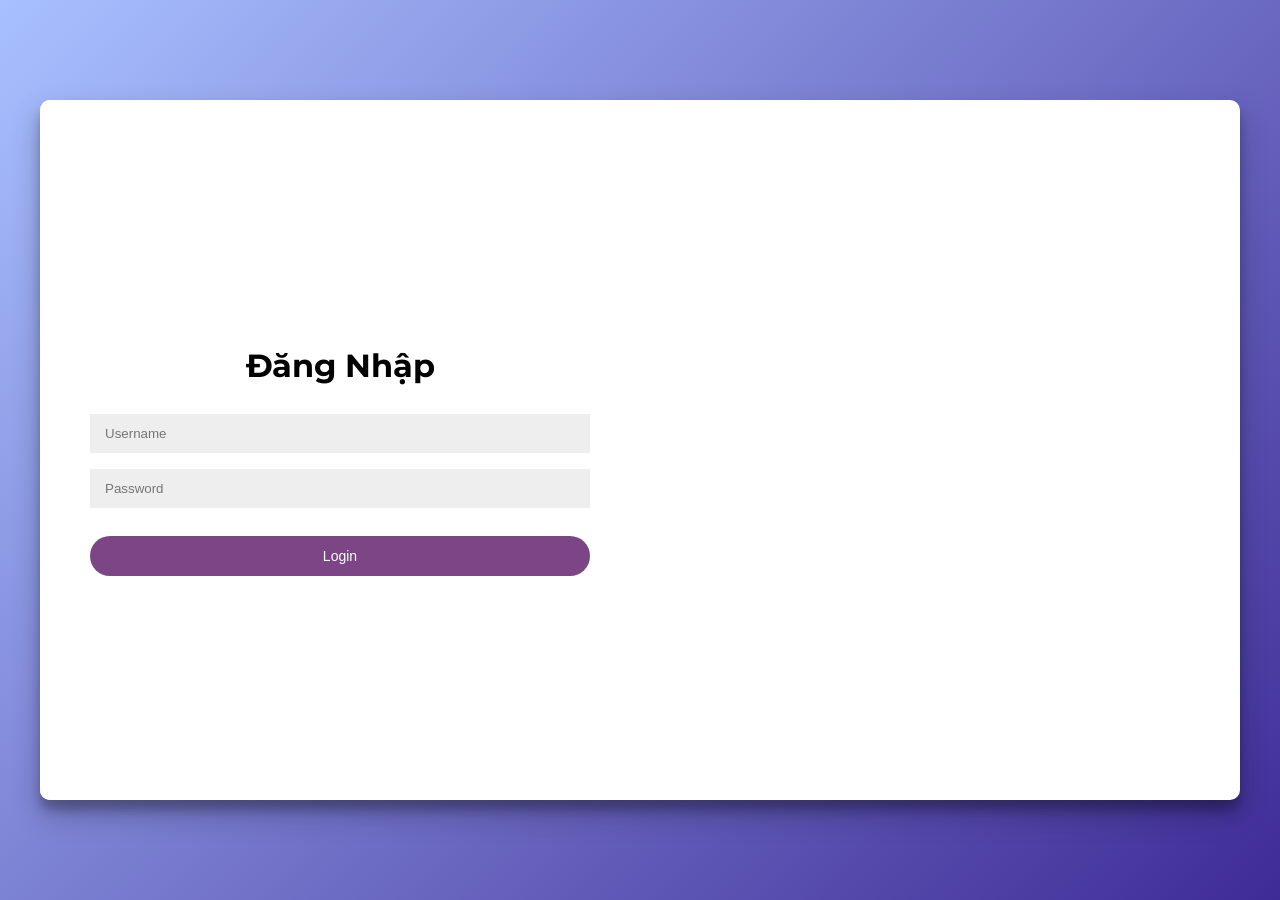
<file: publish/wwwroot/Information.html>
<!DOCTYPE html>
<html lang="vi">
<head>
  <meta charset="UTF-8" />
  <meta name="viewport" content="width=device-width, initial-scale=1.0"/>
  <title>Thông tin tài khoản</title>
  <link href="https://fonts.googleapis.com/css2?family=Inter:wght@400;500;600;700;800&display=swap" rel="stylesheet">
  <link rel="stylesheet" href="./css/Information.css" />
</head>
<body>

  <div class="container">
    <h1 class="title">Thông tin tài khoản</h1>

    <div class="info-card">
      <form id="infoForm">
        <div class="info-grid">
          <div class="info-item">
            <label for="fullName">Họ và tên <span class="required">*</span></label>
            <input type="text" id="fullName" required placeholder="Nguyễn Văn A" />
          </div>

          <div class="info-item">
            <label for="phone">Số điện thoại <span class="required">*</span></label>
            <input type="text" id="phone" required placeholder="0901234567" />
          </div>

          <div class="info-item">
            <label for="email">Email</label>
            <input type="email" id="email" placeholder="you@example.com" />
          </div>

          <div class="info-item full">
            <label for="address">Địa chỉ nhận hàng <span class="required">*</span></label>
            <input type="text" id="address" required placeholder="Số nhà, đường, phường/xã, quận/huyện, tỉnh/thành" />
          </div>
        </div>

        <div class="btn-container">
          <button type="submit" class="btn-save">Cập nhật thông tin</button>
        </div>
      </form>

      <div class="success-message" id="successMsg" style="display:none;">
        Cập nhật thông tin thành công!
      </div>
    </div>
  </div>

  <!-- Sidebar 5 nút giống hệt Cart -->
  <div class="floating-sidebar">
    <a href="index.html" class="sidebar-btn" data-tooltip="Trang chủ">
      <svg viewBox="0 0 24 24" fill="none" stroke="currentColor" stroke-width="2"><path d="M3 9l9-7 9 7v11a2 2 0 0 1-2 2H5a2 2 0 0 1-2-2z"/><polyline points="9 22 9 12 15 12 15 22"/></svg>
    </a>
    <a href="Information.html" class="sidebar-btn active" data-tooltip="Tài khoản">
      <svg viewBox="0 0 24 24" fill="none" stroke="currentColor" stroke-width="2"><path d="M20 21v-2a4 4 0 0 0-4-4H8a4 4 0 0 0-4 4v2"/><circle cx="12" cy="7" r="4"/></svg>
    </a>
    <a href="Product.html" class="sidebar-btn" data-tooltip="Sản phẩm">
      <svg xmlns="http://www.w3.org/2000/svg" width="24" height="24" viewBox="0 0 24 24" fill="none" stroke="currentColor" stroke-width="2" stroke-linecap="round" stroke-linejoin="round" class="lucide lucide-shirt-icon lucide-shirt"><path d="M20.38 3.46 16 2a4 4 0 0 1-8 0L3.62 3.46a2 2 0 0 0-1.34 2.23l.58 3.47a1 1 0 0 0 .99.84H6v10c0 1.1.9 2 2 2h8a2 2 0 0 0 2-2V10h2.15a1 1 0 0 0 .99-.84l.58-3.47a2 2 0 0 0-1.34-2.23z"/></svg>
    </a>
    <a href="Cart.html" class="sidebar-btn" data-tooltip="Giỏ hàng">
      <svg viewBox="0 0 24 24" fill="none" stroke="currentColor" stroke-width="2"><circle cx="8" cy="21" r="2"/><circle cx="20" cy="21" r="2"/><path d="M5.5 5h13l-1.5 7H8l-2.5-7z"/></svg>
      <span class="cart-badge">0</span>
    </a>
    <a href="LogReg.html" class="sidebar-btn" data-tooltip="Đăng xuất">
      <svg viewBox="0 0 24 24" fill="none" stroke="currentColor" stroke-width="2"><path d="M9 21H5a2 2 0 0 1-2-2V5a2 2 0 0 1 2-2h4"/><polyline points="16 17 21 12 16 7"/><line x1="21" y1="12" x2="9" y2="12"/></svg>
    </a>
  </div>

  <script src="./js/Information.js"></script>
</body>
</html>
</file>
<file: wwwroot/css/index.css>
* { margin:0; padding:0; box-sizing:border-box; }
body {
  font-family: 'Inter', sans-serif;
  background: #f8f9ff;
  color: #1e293b;
  line-height: 1.7;
}

/* Banner chính */
.hero-full {
  height: 90vh;
  min-height: 600px;
  overflow: hidden;
}
.hero-full img {
  width: 100%;
  height: 100%;
  object-fit: cover;
}

/* Section xen kẽ */
.highlight-section {
  padding: 100px 0;
}
.reverse-bg { background: linear-gradient(135deg, #f0f9ff 0%, #e0e7ff 100%); }

/* Banner nhỏ xen kẽ */
.interlude-banner {
  height: 90vh;           
  min-height: 600px;      
  margin: 120px 0;        
  overflow: hidden;
  position: relative;
}
.interlude-banner img {
  width: 100%;
  height: 100%;
  object-fit: cover;
  transition: transform 0.6s ease;
}
.interlude-banner:hover img {
  transform: scale(1.05); /* Hiệu ứng zoom nhẹ khi hover (tùy chọn, rất đẹp) */
}

/* Slider ảnh sản phẩm */
.slider {
  position: relative;
  border-radius: 32px;
  overflow: hidden;
  box-shadow: 0 30px 80px rgba(0,0,0,0.2);
}
.slider img {
  position: absolute;
  top: 0; left: 0;
  width: 100%;
  height: 100%;
  object-fit: cover;
  opacity: 0;
  transition: opacity 0.8s ease;
}
.slider img.active {
  opacity: 1;
}

/* Sản phẩm nổi bật */
.product-highlight {
  display: grid;
  grid-template-columns: 1fr 1fr;
  gap: 100px;
  align-items: center;
  max-width: 1400px;
  margin: 0 auto;
  padding: 0 40px;
}
.product-highlight.reverse { direction: rtl; }
.product-highlight.reverse > * { direction: ltr; }

.product-info h2 {
  font-size: 3rem;
  font-weight: 900;
  line-height: 1.2;
  margin-bottom: 16px;
}
.product-info h2 span {
  font-size: 2rem;
  color: #6366f1;
  font-weight: 600;
  display: block;
  margin-top: 8px;
}
.desc {
  font-size: 1.15rem;
  color: #475569;
  margin: 24px 0 32px;
  text-align: justify;
}
.specs {
  background: rgba(99,102,241,0.08);
  padding: 20px 28px;
  border-radius: 20px;
  border-left: 6px solid #6366f1;
  margin-bottom: 32px;
  font-size: 1.05rem;
}
.price {
  font-size: 2.8rem;
  font-weight: 900;
  background: linear-gradient(90deg, #6366f1, #8b5cf6);
  -webkit-background-clip: text;
  -webkit-text-fill-color: transparent;
  margin-bottom: 32px;
}

/* Slider ảnh sản phẩm */
.product-image.slider {
  position: relative;
  width: 100%;
  height: 100%;
  border-radius: 32px;
  overflow: hidden;
  box-shadow: 0 30px 80px rgba(0,0,0,0.2);
}

.product-image.slider img {
  position: absolute;
  top: 0;
  left: 0;
  width: 100%;
  height: 100%;
  object-fit: cover;
  opacity: 0;
  transition: opacity 0.8s ease;
}

.product-image.slider img.active {
  opacity: 1;
}

/* Đảm bảo ảnh đầu tiên luôn hiện khi load trang */
.product-image.slider img:first-child {
  opacity: 1;
}

/* Thanh menu trang bên trái gồm 5 nút */
.floating-sidebar {
  position: fixed;
  left: 20px;
  top: 50%;
  transform: translateY(-50%);
  background: rgba(255, 255, 255, 0.92);
  backdrop-filter: blur(20px);
  -webkit-backdrop-filter: blur(20px);
  padding: 24px 16px;
  border-radius: 50px;
  box-shadow: 0 20px 40px rgba(99,102,241,0.18);
  border: 1px solid rgba(255,255,255,0.4);
  z-index: 9999;
  display: flex;
  flex-direction: column;
  gap: 28px;
  transition: all 0.4s ease;
}

.floating-sidebar::before {
  content: '';
  position: absolute;
  inset: 12px;
  background: linear-gradient(135deg, #6366f1, #8b5cf6, #ec4899);
  border-radius: 40px;
  z-index: -1;
  opacity: 0;
  transition: opacity 0.4s;
}

.floating-sidebar:hover::before {
  opacity: 0.15;
}

.sidebar-btn {
  width: 64px;
  height: 64px;
  border-radius: 50%;
  background: white;
  display: flex;
  align-items: center;
  justify-content: center;
  box-shadow: 0 8px 25px rgba(0,0,0,0.12);
  transition: all 0.4s cubic-bezier(0.175, 0.885, 0.32, 1.275);
  position: relative;
  border: 3px solid transparent;
}

.sidebar-btn svg {
  width: 28px;
  height: 28px;
  fill: none;
  stroke: #6366f1;
  stroke-width: 2;
  stroke-linecap: round;
  stroke-linejoin: round;
  transition: all 0.3s;
}

.sidebar-btn:hover {
  transform: translateY(-8px) scale(1.15);
  box-shadow: 0 20px 40px rgba(99,102,241,0.3);
  border-color: #6366f1;
}

.sidebar-btn:hover svg {
  stroke: #4f46e5;
  transform: scale(1.1);
}

.sidebar-btn.active {
  background: linear-gradient(135deg, #6366f1, #8b5cf6);
  transform: scale(1.1);
  box-shadow: 0 15px 35px rgba(99,102,241,0.4);
}

.sidebar-btn.active svg {
  stroke: white;
}

/* Tooltip */
.sidebar-btn::before {
  content: attr(data-tooltip);
  position: absolute;
  left: 80px;
  top: 50%;
  transform: translateY(-50%);
  background: #1e293b;
  color: white;
  padding: 8px 14px;
  border-radius: 12px;
  font-size: 14px;
  font-weight: 600;
  white-space: nowrap;
  opacity: 0;
  visibility: hidden;
  transition: all 0.3s;
  pointer-events: none;
  z-index: 10;
}

.sidebar-btn::after {
  content: '';
  position: absolute;
  left: 70px;
  top: 50%;
  transform: translateY(-50%);
  border: 8px solid transparent;
  border-right-color: #1e293b;
  opacity: 0;
  transition: all 0.3s;
}

.sidebar-btn:hover::before,
.sidebar-btn:hover::after {
  opacity: 1;
  visibility: visible;
  left: 76px;
}

.cart-badge {
  position: absolute;
  top: 8px;
  right: 8px;
  background: #ef4444;
  color: white;
  font-size: 12px;
  font-weight: 700;
  width: 20px;
  height: 20px;
  border-radius: 50%;
  display: flex;
  align-items: center;
  justify-content: center;
  box-shadow: 0 2px 8px rgba(239,68,68,0.4);
  z-index: 10;
  pointer-events: none;
}

/* Khi đang ở trang hiện tại thì thêm class active */
.sidebar-btn.active .cart-badge {
  background: white;
  color: #6366f1;
}

/* Responsive */
@media (max-width: 992px) {
  .product-highlight { grid-template-columns: 1fr; gap: 50px; padding: 0 20px; }
  .hero-full, .interlude-banner { height: 50vh; }
}
</file>
<file: publish/wwwroot/css/index.css>
* { margin:0; padding:0; box-sizing:border-box; }
body {
  font-family: 'Inter', sans-serif;
  background: #f8f9ff;
  color: #1e293b;
  line-height: 1.7;
}

/* Banner chính */
.hero-full {
  height: 90vh;
  min-height: 600px;
  overflow: hidden;
}
.hero-full img {
  width: 100%;
  height: 100%;
  object-fit: cover;
}

/* Section xen kẽ */
.highlight-section {
  padding: 100px 0;
}
.reverse-bg { background: linear-gradient(135deg, #f0f9ff 0%, #e0e7ff 100%); }

/* Banner nhỏ xen kẽ */
.interlude-banner {
  height: 90vh;           
  min-height: 600px;      
  margin: 120px 0;        
  overflow: hidden;
  position: relative;
}
.interlude-banner img {
  width: 100%;
  height: 100%;
  object-fit: cover;
  transition: transform 0.6s ease;
}
.interlude-banner:hover img {
  transform: scale(1.05); /* Hiệu ứng zoom nhẹ khi hover (tùy chọn, rất đẹp) */
}

/* Slider ảnh sản phẩm */
.slider {
  position: relative;
  border-radius: 32px;
  overflow: hidden;
  box-shadow: 0 30px 80px rgba(0,0,0,0.2);
}
.slider img {
  position: absolute;
  top: 0; left: 0;
  width: 100%;
  height: 100%;
  object-fit: cover;
  opacity: 0;
  transition: opacity 0.8s ease;
}
.slider img.active {
  opacity: 1;
}

/* Sản phẩm nổi bật */
.product-highlight {
  display: grid;
  grid-template-columns: 1fr 1fr;
  gap: 100px;
  align-items: center;
  max-width: 1400px;
  margin: 0 auto;
  padding: 0 40px;
}
.product-highlight.reverse { direction: rtl; }
.product-highlight.reverse > * { direction: ltr; }

.product-info h2 {
  font-size: 3rem;
  font-weight: 900;
  line-height: 1.2;
  margin-bottom: 16px;
}
.product-info h2 span {
  font-size: 2rem;
  color: #6366f1;
  font-weight: 600;
  display: block;
  margin-top: 8px;
}
.desc {
  font-size: 1.15rem;
  color: #475569;
  margin: 24px 0 32px;
  text-align: justify;
}
.specs {
  background: rgba(99,102,241,0.08);
  padding: 20px 28px;
  border-radius: 20px;
  border-left: 6px solid #6366f1;
  margin-bottom: 32px;
  font-size: 1.05rem;
}
.price {
  font-size: 2.8rem;
  font-weight: 900;
  background: linear-gradient(90deg, #6366f1, #8b5cf6);
  -webkit-background-clip: text;
  -webkit-text-fill-color: transparent;
  margin-bottom: 32px;
}

/* Slider ảnh sản phẩm */
.product-image.slider {
  position: relative;
  width: 100%;
  height: 100%;
  border-radius: 32px;
  overflow: hidden;
  box-shadow: 0 30px 80px rgba(0,0,0,0.2);
}

.product-image.slider img {
  position: absolute;
  top: 0;
  left: 0;
  width: 100%;
  height: 100%;
  object-fit: cover;
  opacity: 0;
  transition: opacity 0.8s ease;
}

.product-image.slider img.active {
  opacity: 1;
}

/* Đảm bảo ảnh đầu tiên luôn hiện khi load trang */
.product-image.slider img:first-child {
  opacity: 1;
}

/* Thanh menu trang bên trái gồm 5 nút */
.floating-sidebar {
  position: fixed;
  left: 20px;
  top: 50%;
  transform: translateY(-50%);
  background: rgba(255, 255, 255, 0.92);
  backdrop-filter: blur(20px);
  -webkit-backdrop-filter: blur(20px);
  padding: 24px 16px;
  border-radius: 50px;
  box-shadow: 0 20px 40px rgba(99,102,241,0.18);
  border: 1px solid rgba(255,255,255,0.4);
  z-index: 9999;
  display: flex;
  flex-direction: column;
  gap: 28px;
  transition: all 0.4s ease;
}

.floating-sidebar::before {
  content: '';
  position: absolute;
  inset: 12px;
  background: linear-gradient(135deg, #6366f1, #8b5cf6, #ec4899);
  border-radius: 40px;
  z-index: -1;
  opacity: 0;
  transition: opacity 0.4s;
}

.floating-sidebar:hover::before {
  opacity: 0.15;
}

.sidebar-btn {
  width: 64px;
  height: 64px;
  border-radius: 50%;
  background: white;
  display: flex;
  align-items: center;
  justify-content: center;
  box-shadow: 0 8px 25px rgba(0,0,0,0.12);
  transition: all 0.4s cubic-bezier(0.175, 0.885, 0.32, 1.275);
  position: relative;
  border: 3px solid transparent;
}

.sidebar-btn svg {
  width: 28px;
  height: 28px;
  fill: none;
  stroke: #6366f1;
  stroke-width: 2;
  stroke-linecap: round;
  stroke-linejoin: round;
  transition: all 0.3s;
}

.sidebar-btn:hover {
  transform: translateY(-8px) scale(1.15);
  box-shadow: 0 20px 40px rgba(99,102,241,0.3);
  border-color: #6366f1;
}

.sidebar-btn:hover svg {
  stroke: #4f46e5;
  transform: scale(1.1);
}

.sidebar-btn.active {
  background: linear-gradient(135deg, #6366f1, #8b5cf6);
  transform: scale(1.1);
  box-shadow: 0 15px 35px rgba(99,102,241,0.4);
}

.sidebar-btn.active svg {
  stroke: white;
}

/* Tooltip */
.sidebar-btn::before {
  content: attr(data-tooltip);
  position: absolute;
  left: 80px;
  top: 50%;
  transform: translateY(-50%);
  background: #1e293b;
  color: white;
  padding: 8px 14px;
  border-radius: 12px;
  font-size: 14px;
  font-weight: 600;
  white-space: nowrap;
  opacity: 0;
  visibility: hidden;
  transition: all 0.3s;
  pointer-events: none;
  z-index: 10;
}

.sidebar-btn::after {
  content: '';
  position: absolute;
  left: 70px;
  top: 50%;
  transform: translateY(-50%);
  border: 8px solid transparent;
  border-right-color: #1e293b;
  opacity: 0;
  transition: all 0.3s;
}

.sidebar-btn:hover::before,
.sidebar-btn:hover::after {
  opacity: 1;
  visibility: visible;
  left: 76px;
}

.cart-badge {
  position: absolute;
  top: 8px;
  right: 8px;
  background: #ef4444;
  color: white;
  font-size: 12px;
  font-weight: 700;
  width: 20px;
  height: 20px;
  border-radius: 50%;
  display: flex;
  align-items: center;
  justify-content: center;
  box-shadow: 0 2px 8px rgba(239,68,68,0.4);
  z-index: 10;
  pointer-events: none;
}

/* Khi đang ở trang hiện tại thì thêm class active */
.sidebar-btn.active .cart-badge {
  background: white;
  color: #6366f1;
}

/* Responsive */
@media (max-width: 992px) {
  .product-highlight { grid-template-columns: 1fr; gap: 50px; padding: 0 20px; }
  .hero-full, .interlude-banner { height: 50vh; }
}
</file>
<file: wwwroot/css/Cart.css>
* { margin: 0; padding: 0; box-sizing: border-box; }

body {
  font-family: 'Inter', sans-serif;
  background: linear-gradient(135deg, #f0f9ff 0%, #e0f2fe 100%);
  min-height: 100vh;
  color: #1e293b;
  padding: 30px 20px;
}

.container { max-width: 1300px; margin: 0 auto; }

.title {
  text-align: center;
  font-size: 3rem;
  font-weight: 800;
  margin: 0 auto 3rem;
  background: linear-gradient(90deg, #6366f1, #8b5cf6, #ec4899);
  -webkit-background-clip: text;
  -webkit-text-fill-color: transparent;
  background-clip: text;
  line-height: 1.2;
}

@media (max-width: 768px) {
  .title { font-size: 2.5rem; }
}

.cart-wrapper {
  display: grid;
  grid-template-columns: 1fr 420px;
  gap: 30px;
}

.cart-items {
  display: flex;
  flex-direction: column;
  gap: 20px;
}

/* ==================== SỬA LAYOUT CHÍNH – ĐẸP HOÀN HẢO ==================== */
.cart-item {
  background: rgba(255, 255, 255, 0.9);
  backdrop-filter: blur(12px);
  border-radius: 20px;
  padding: 20px;
  box-shadow: 0 10px 30px rgba(0,0,0,0.08);
  border: 1px solid rgba(255,255,255,0.3);
  display: grid;
  grid-template-columns: 60px 90px 1fr 180px 60px;   /* 5 cột */
  gap: 16px;
  align-items: center;
  transition: all 0.4s ease;
}

.cart-item:hover {
  transform: translateY(-6px);
  box-shadow: 0 20px 40px rgba(99,102,241,0.2);
}

.cart-item img {
  width: 80px;
  height: 80px;
  object-fit: cover;
  border-radius: 16px;
  box-shadow: 0 4px 12px rgba(0,0,0,0.1);
}

.item-info h3 {
  font-size: 1.15rem;
  font-weight: 600;
  margin-bottom: 6px;
  line-height: 1.3;
}

.item-info .price {
  font-weight: 700;
  color: #6366f1;
  font-size: 1.25rem;
}

.quantity-controls {
  display: flex;
  align-items: center;
  gap: 12px;
  background: #f1f5f9;
  padding: 8px 14px;
  border-radius: 14px;
}

.quantity-controls button {
  width: 36px; height: 36px;
  border: none;
  background: #6366f1;
  color: white;
  font-size: 1.4rem;
  border-radius: 10px;
  cursor: pointer;
  transition: 0.3s;
}

.quantity-controls button:hover {
  background: #4f46e5;
  transform: scale(1.1);
}

.quantity-controls span {
  min-width: 44px;
  text-align: center;
  font-weight: 700;
  font-size: 1.15rem;
}

/* Nút xóa đẹp lung linh */
.remove-item {
  width: 44px;
  height: 44px;
  border: none;
  background: #fee2e2;
  color: #ef4444;
  font-size: 1.6rem;
  font-weight: bold;
  border-radius: 12px;
  cursor: pointer;
  transition: all 0.3s;
  display: flex;
  align-items: center;
  justify-content: center;
}

.remove-item:hover {
  background: #fecaca;
  transform: scale(1.1);
}

/* Checkout box – giữ nguyên đẹp */
.checkout-box {
  background: rgba(255,255,255,0.95);
  backdrop-filter: blur(15px);
  border-radius: 24px;
  padding: 28px;
  box-shadow: 0 15px 40px rgba(0,0,0,0.1);
  border: 1px solid rgba(255,255,255,0.4);
  height: fit-content;
  position: sticky;
  top: 20px;
}

.checkout-box h2 { font-size: 1.6rem; margin-bottom: 20px; }
.info-grid { display: grid; gap: 16px; margin-bottom: 24px; }
.info-item label { display: block; margin-bottom: 8px; font-weight: 600; color: #475569; }
.info-item input {
  width: 100%; padding: 14px 16px; border: 2px solid #e2e8f0;
  border-radius: 14px; font-size: 1rem; transition: 0.3s;
}
.info-item input:focus { outline: none; border-color: #6366f1; box-shadow: 0 0 0 4px rgba(99,102,241,0.15); }
.info-item.full { grid-column: 1 / -1; }

.summary { border-top: 2px dashed #cbd5e1; padding-top: 20px; margin: 20px 0; }
.summary-row { display: flex; justify-content: space-between; margin-bottom: 12px; font-size: 1.05rem; }
.summary-row.total { font-size: 1.4rem; font-weight: 800; color: #1e293b; padding-top: 12px; border-top: 2px solid #e2e8f0; }

.btn-pay {
  width: 100%; padding: 18px; border: none; border-radius: 18px;
  background: linear-gradient(135deg, #6366f1, #8b5cf6); color: white;
  font-size: 1.3rem; font-weight: 700; cursor: pointer; transition: all 0.4s ease;
  box-shadow: 0 10px 30px rgba(99,102,241,0.4); margin-top: 10px;
}
.btn-pay:hover { transform: translateY(-4px); box-shadow: 0 20px 40px rgba(99,102,241,0.5); }
.btn-pay:disabled { background: #94a3b8; cursor: not-allowed; transform: none; }

/* Responsive */
@media (max-width: 992px) {
  .cart-wrapper { grid-template-columns: 1fr; }
  .checkout-box { position: static; }
}

@media (max-width: 600px) {
  .cart-item {
    grid-template-columns: 80px 1fr;
    gap: 16px;
  }
  .quantity-controls,
  .remove-item {
    grid-column: 1 / -1;
    justify-self: center;
  }
  .remove-item { width: 50px; height: 50px; }
}

.cart-item input[type="checkbox"] {
  width: 22px;
  height: 22px;
  cursor: pointer;
  accent-color: #6366f1;
  justify-self: center;
}

/* ==================== GIỎ HÀNG TRỐNG – SIÊU ĐẸP ==================== */
.empty-cart {
  text-align: center;
  padding: 80px 40px;
  background: rgba(255, 255, 255, 0.95);
  backdrop-filter: blur(15px);
  border-radius: 28px;
  box-shadow: 0 20px 50px rgba(0,0,0,0.1);
  border: 1px solid rgba(255,255,255,0.4);
  margin: 40px 0;
}

.empty-icon {
  margin-bottom: 24px;
}

.empty-icon svg {
  width: 120px;
  height: 120px;
  stroke: #94a3b8;
  opacity: 0.6;
}

.empty-cart h2 {
  font-size: 2.2rem;
  font-weight: 800;
  color: #475569;
  margin-bottom: 12px;
  background: linear-gradient(90deg, #6366f1, #8b5cf6);
  -webkit-background-clip: text;
  -webkit-text-fill-color: transparent;
}

.empty-cart p {
  font-size: 1.1rem;
  color: #64748b;
  margin-bottom: 32px;
}

.btn-shop-now {
  padding: 16px 40px;
  background: linear-gradient(135deg, #6366f1, #8b5cf6);
  color: white;
  border: none;
  border-radius: 16px;
  font-size: 1.2rem;
  font-weight: 700;
  cursor: pointer;
  box-shadow: 0 10px 30px rgba(99,102,241,0.4);
  transition: all 0.4s ease;
}

.btn-shop-now:hover {
  transform: translateY(-5px);
  box-shadow: 0 20px 40px rgba(99,102,241,0.5);
}

/* Thanh menu trang bên trái gồm 5 nút */
.floating-sidebar {
  position: fixed;
  left: 20px;
  top: 50%;
  transform: translateY(-50%);
  background: rgba(255, 255, 255, 0.92);
  backdrop-filter: blur(20px);
  -webkit-backdrop-filter: blur(20px);
  padding: 24px 16px;
  border-radius: 50px;
  box-shadow: 0 20px 40px rgba(99,102,241,0.18);
  border: 1px solid rgba(255,255,255,0.4);
  z-index: 9999;
  display: flex;
  flex-direction: column;
  gap: 28px;
  transition: all 0.4s ease;
}

.floating-sidebar::before {
  content: '';
  position: absolute;
  inset: 12px;
  background: linear-gradient(135deg, #6366f1, #8b5cf6, #ec4899);
  border-radius: 40px;
  z-index: -1;
  opacity: 0;
  transition: opacity 0.4s;
}

.floating-sidebar:hover::before {
  opacity: 0.15;
}

.sidebar-btn {
  width: 64px;
  height: 64px;
  border-radius: 50%;
  background: white;
  display: flex;
  align-items: center;
  justify-content: center;
  box-shadow: 0 8px 25px rgba(0,0,0,0.12);
  transition: all 0.4s cubic-bezier(0.175, 0.885, 0.32, 1.275);
  position: relative;
  border: 3px solid transparent;
}

.sidebar-btn svg {
  width: 28px;
  height: 28px;
  fill: none;
  stroke: #6366f1;
  stroke-width: 2;
  stroke-linecap: round;
  stroke-linejoin: round;
  transition: all 0.3s;
}

.sidebar-btn:hover {
  transform: translateY(-8px) scale(1.15);
  box-shadow: 0 20px 40px rgba(99,102,241,0.3);
  border-color: #6366f1;
}

.sidebar-btn:hover svg {
  stroke: #4f46e5;
  transform: scale(1.1);
}

.sidebar-btn.active {
  background: linear-gradient(135deg, #6366f1, #8b5cf6);
  transform: scale(1.1);
  box-shadow: 0 15px 35px rgba(99,102,241,0.4);
}

.sidebar-btn.active svg {
  stroke: white;
}

/* Tooltip */
.sidebar-btn::before {
  content: attr(data-tooltip);
  position: absolute;
  left: 80px;
  top: 50%;
  transform: translateY(-50%);
  background: #1e293b;
  color: white;
  padding: 8px 14px;
  border-radius: 12px;
  font-size: 14px;
  font-weight: 600;
  white-space: nowrap;
  opacity: 0;
  visibility: hidden;
  transition: all 0.3s;
  pointer-events: none;
  z-index: 10;
}

.sidebar-btn::after {
  content: '';
  position: absolute;
  left: 70px;
  top: 50%;
  transform: translateY(-50%);
  border: 8px solid transparent;
  border-right-color: #1e293b;
  opacity: 0;
  transition: all 0.3s;
}

.sidebar-btn:hover::before,
.sidebar-btn:hover::after {
  opacity: 1;
  visibility: visible;
  left: 76px;
}

.cart-badge {
  position: absolute;
  top: 8px;
  right: 8px;
  background: #ef4444;
  color: white;
  font-size: 12px;
  font-weight: 700;
  width: 20px;
  height: 20px;
  border-radius: 50%;
  display: flex;
  align-items: center;
  justify-content: center;
  box-shadow: 0 2px 8px rgba(239,68,68,0.4);
  z-index: 10;
  pointer-events: none;
}

/* Khi đang ở trang hiện tại thì thêm class active */
.sidebar-btn.active .cart-badge {
  background: white;
  color: #6366f1;
}
</file>
<file: wwwroot/css/Information.css>
* { margin: 0; padding: 0; box-sizing: border-box; }

body {
  font-family: 'Inter', sans-serif;
  background: linear-gradient(135deg, #f0f9ff 0%, #e0f2fe 100%);
  min-height: 100vh;
  color: #1e293b;
  padding: 30px 20px;
}

.container { max-width: 1000px; margin: 0 auto; }

.title {
  text-align: center;
  font-size: 3rem;
  font-weight: 800;
  margin: 0 auto 3rem;
  background: linear-gradient(90deg, #6366f1, #8b5cf6, #ec4899);
  -webkit-background-clip: text;
  -webkit-text-fill-color: transparent;
  background-clip: text;
}

@media (max-width: 768px) {
  .title { font-size: 2.5rem; }
}

.info-card {
  background: rgba(255, 255, 255, 0.95);
  backdrop-filter: blur(15px);
  border-radius: 28px;
  padding: 40px;
  box-shadow: 0 20px 50px rgba(0,0,0,0.1);
  border: 1px solid rgba(255,255,255,0.4);
}

.info-grid {
  display: grid;
  grid-template-columns: repeat(auto-fit, minmax(300px, 1fr));
  gap: 24px;
  margin-bottom: 32px;
}

.info-item {
  display: flex;
  flex-direction: column;
}

.info-item label {
  margin-bottom: 10px;
  font-weight: 600;
  color: #475569;
  font-size: 1.05rem;
}

.required { color: #ef4444; }

.info-item input {
  padding: 16px 18px;
  border: 2px solid #e2e8f0;
  border-radius: 16px;
  font-size: 1.1rem;
  transition: all 0.3s ease;
  background: white;
}

.info-item input:focus {
  outline: none;
  border-color: #6366f1;
  box-shadow: 0 0 0 5px rgba(99,102,241,0.15);
  transform: translateY(-2px);
}

.info-item.full { grid-column: 1 / -1; }

.btn-container {
  text-align: center;
}

.btn-save {
  padding: 18px 50px;
  background: linear-gradient(135deg, #6366f1, #8b5cf6);
  color: white;
  border: none;
  border-radius: 18px;
  font-size: 1.3rem;
  font-weight: 700;
  cursor: pointer;
  transition: all 0.4s ease;
  box-shadow: 0 10px 30px rgba(99,102,241,0.4);
}

.btn-save:hover {
  transform: translateY(-5px);
  box-shadow: 0 20px 40px rgba(99,102,241,0.5);
}

.success-message {
  margin-top: 24px;
  padding: 20px;
  background: #dcfce7;
  color: #166534;
  border-radius: 16px;
  text-align: center;
  font-weight: 600;
  font-size: 1.2rem;
  border: 2px solid #86efac;
}

/* Thanh menu trang bên trái gồm 6 nút */
.floating-sidebar {
  position: fixed;
  left: 20px;
  top: 50%;
  transform: translateY(-50%);
  background: rgba(255, 255, 255, 0.92);
  backdrop-filter: blur(20px);
  -webkit-backdrop-filter: blur(20px);
  padding: 24px 16px;
  border-radius: 50px;
  box-shadow: 0 20px 40px rgba(99,102,241,0.18);
  border: 1px solid rgba(255,255,255,0.4);
  z-index: 9999;
  display: flex;
  flex-direction: column;
  gap: 28px;
  transition: all 0.4s ease;
}

.floating-sidebar::before {
  content: '';
  position: absolute;
  inset: 12px;
  background: linear-gradient(135deg, #6366f1, #8b5cf6, #ec4899);
  border-radius: 40px;
  z-index: -1;
  opacity: 0;
  transition: opacity 0.4s;
}

.floating-sidebar:hover::before {
  opacity: 0.15;
}

.sidebar-btn {
  width: 64px;
  height: 64px;
  border-radius: 50%;
  background: white;
  display: flex;
  align-items: center;
  justify-content: center;
  box-shadow: 0 8px 25px rgba(0,0,0,0.12);
  transition: all 0.4s cubic-bezier(0.175, 0.885, 0.32, 1.275);
  position: relative;
  border: 3px solid transparent;
}

.sidebar-btn svg {
  width: 28px;
  height: 28px;
  fill: none;
  stroke: #6366f1;
  stroke-width: 2;
  stroke-linecap: round;
  stroke-linejoin: round;
  transition: all 0.3s;
}

.sidebar-btn:hover {
  transform: translateY(-8px) scale(1.15);
  box-shadow: 0 20px 40px rgba(99,102,241,0.3);
  border-color: #6366f1;
}

.sidebar-btn:hover svg {
  stroke: #4f46e5;
  transform: scale(1.1);
}

.sidebar-btn.active {
  background: linear-gradient(135deg, #6366f1, #8b5cf6);
  transform: scale(1.1);
  box-shadow: 0 15px 35px rgba(99,102,241,0.4);
}

.sidebar-btn.active svg {
  stroke: white;
}

/* Tooltip */
.sidebar-btn::before {
  content: attr(data-tooltip);
  position: absolute;
  left: 80px;
  top: 50%;
  transform: translateY(-50%);
  background: #1e293b;
  color: white;
  padding: 8px 14px;
  border-radius: 12px;
  font-size: 14px;
  font-weight: 600;
  white-space: nowrap;
  opacity: 0;
  visibility: hidden;
  transition: all 0.3s;
  pointer-events: none;
  z-index: 10;
}

.sidebar-btn::after {
  content: '';
  position: absolute;
  left: 70px;
  top: 50%;
  transform: translateY(-50%);
  border: 8px solid transparent;
  border-right-color: #1e293b;
  opacity: 0;
  transition: all 0.3s;
}

.sidebar-btn:hover::before,
.sidebar-btn:hover::after {
  opacity: 1;
  visibility: visible;
  left: 76px;
}

.cart-badge {
  position: absolute;
  top: 8px;
  right: 8px;
  background: #ef4444;
  color: white;
  font-size: 12px;
  font-weight: 700;
  width: 20px;
  height: 20px;
  border-radius: 50%;
  display: flex;
  align-items: center;
  justify-content: center;
  box-shadow: 0 2px 8px rgba(239,68,68,0.4);
  z-index: 10;
  pointer-events: none;
}

/* Khi đang ở trang hiện tại thì thêm class active */
.sidebar-btn.active .cart-badge {
  background: white;
  color: #6366f1;
}

/* Responsive */
@media (max-width: 768px) {
  .floating-sidebar {
    left: 12px;
    padding: 20px 12px;
    gap: 20px;
  }
  .sidebar-btn { width: 56px; height: 56px; }
  .sidebar-btn svg { width: 24px; height: 24px; }
}


.sidebar-btn[data-tooltip="Đơn hàng"] svg {
  stroke-width: 2.2;
}
</file>
<file: wwwroot/css/loadingpage.css>
body {
  display: flex;
  justify-content: center;
  align-items: center;
  height: 100vh;
  overflow: hidden;
  position: relative;
  margin: 0;
}

.loader {
    width: fit-content;
    height: fit-content;
    display: flex;
    align-items: center;
    justify-content: center;
  }
  .wrapper {
    width: fit-content;
    height: fit-content;
    display: flex;
    flex-direction: column;
    justify-content: center;
    align-items: center;
  }
  .catContainer {
    width: 100%;
    height: fit-content;
    display: flex;
    align-items: center;
    justify-content: center;
    position: relative;
  }
  .catbody {
    width: 80px;
  }
  .tail {
    position: absolute;
    width: 17px;
    top: 50%;
    animation: tail 0.5s ease-in infinite alternate-reverse;
    transform-origin: top;
  }
  @keyframes tail {
    0% {
      transform: rotateZ(60deg);
    }
    50% {
      transform: rotateZ(0deg);
    }
    100% {
      transform: rotateZ(-20deg);
    }
  }
  .wall {
    width: 300px;
  }
  .text {
    display: flex;
    flex-direction: column;
    width: 50px;
    position: absolute;
    margin: 0px 0px 100px 120px;
  }
  .zzz {
    color: black;
    font-weight: 700;
    font-size: 15px;
    animation: zzz 2s linear infinite;
  }
  .bigzzz {
    color: black;
    font-weight: 700;
    font-size: 25px;
    margin-left: 10px;
    animation: zzz 2.3s linear infinite;
  }
  @keyframes zzz {
    0% {
      color: transparent;
    }
    50% {
      color: black;
    }
    100% {
      color: transparent;
    }
  }
@media (max-width: 768px) {
  body {
    padding-top: 30%;
    flex-direction: column;
  }

  .catbody {
    width: 60px;
  }

  .tail {
    width: 14px;
  }

  .wall {
    width: 220px;
  }

  .text {
    width: auto;
    margin: 0 0 80px 90px;
  }

  .zzz {
    font-size: 13px;
  }

  .bigzzz {
    font-size: 20px;
    margin-left: 6px;
  }
}

@media (max-width: 480px) {
  body {
    padding-top: 40%;
  }

  .catbody {
    width: 50px;
  }

  .tail {
    width: 12px;
  }

  .wall {
    width: 180px;
  }

  .text {
    margin: 0 0 70px 70px;
  }

  .zzz {
    font-size: 12px;
  }

  .bigzzz {
    font-size: 16px;
  }
}
</file>
<file: wwwroot/css/LogReg.css>
@import url('https://fonts.googleapis.com/css?family=Montserrat:400,800');

* {
  box-sizing: border-box;
}

body {
  background: linear-gradient(135deg, #a8c0ff, #3f2b96);
  display: flex;
  justify-content: center;
  align-items: center;
  height: 100vh;
  margin: 0;
  font-family: 'Montserrat', sans-serif;
}
.container {
  background: #fff;
  border-radius: 10px;
  box-shadow: 0 14px 28px rgba(0,0,0,0.25),
              0 10px 10px rgba(0,0,0,0.22);
  position: relative;
  overflow: hidden;
  width: 1200px;
  max-width: 100%;
  min-height: 700px;
}

.form-container {
  position: absolute;
  top: 0;
  height: 100%;
  transition: all 0.6s ease-in-out;
}

.sign-in-container {
  left: 0;
  width: 50%;
  z-index: 2;
}

.sign-up-container {
  left: 0;
  width: 50%;
  opacity: 0;
  z-index: 1;
}

.container.right-panel-active .sign-in-container {
  transform: translateX(100%);
}

.container.right-panel-active .sign-up-container {
  transform: translateX(100%);
  opacity: 1;
  z-index: 5;
}

form {
  background: #fff;
  display: flex;
  flex-direction: column;
  padding: 0 50px;
  height: 100%;
  justify-content: center;
  text-align: center;
}

input {
  background: #eee;
  border: none;
  padding: 12px 15px;
  margin: 8px 0;
  width: 100%;
}

button {
  border: none;
  padding: 12px 45px;
  margin-top: 20px;
  background-color: #7C4585;
  color: #fff;
  font-size: 14px;
  cursor: pointer;
  border-radius: 20px;
  transition: 0.3s;
}

button:hover {
  background-color: #3D365C;
}

.overlay-container {
  position: absolute;
  top: 0;
  left: 50%;
  width: 50%;
  height: 100%;
  overflow: hidden;
  transition: transform 0.6s ease-in-out;
  z-index: 100;
}

.container.right-panel-active .overlay-container{
  transform: translateX(-100%);
}

.overlay {
  
  background-image: url(https://raw.githubusercontent.com/NMinMin/Image/refs/heads/main/background.jpg);
  color: #fff;
  position: relative;
  height: 100%;
  width: 200%;
  left: -100%;
  transform: translateX(0);
  transition: transform 0.6s ease-in-out;
}

.container.right-panel-active .overlay {
  transform: translateX(50%);
}

.overlay-panel {
  position: absolute;
  display: flex;
  flex-direction: column;
  align-items: center;
  justify-content: center;
  padding: 0 40px;
  text-align: center;
  top: 0;
  height: 100%;
  width: 50%;
  transform: translateX(0);
  transition: transform 0.6s ease-in-out;
}

.overlay-left {
  transform: translateX(-20%);
}

.container.right-panel-active .overlay-left {
  transform: translateX(0);
}

.overlay-right {
  right: 0;
  transform: translateX(0);
}

.container.right-panel-active .overlay-right {
  transform: translateX(20%);
}

.ghost {
  background: transparent;
  border: 1px solid #fff;
}
/* Responsive cho tablet và điện thoại */
@media (max-width: 1024px) {
  .container {
    width: 90%;
    min-height: 650px;
  }

  form {
    padding: 0 30px;
  }

  .overlay-panel {
    padding: 0 20px;
  }

  input {
    padding: 10px 12px;
    font-size: 14px;
  }

  button {
    padding: 10px 30px;
    font-size: 13px;
  }
}

@media (max-width: 768px) {
  .container {
    flex-direction: column;
    min-height: auto;
    height: auto;
  }

  .form-container,
  .sign-in-container,
  .sign-up-container {
    position: relative;
    width: 100%;
    height: auto;
    transform: none !important;
    opacity: 1 !important;
    z-index: 1 !important;
  }

  .overlay-container {
    display: none; /* Ẩn phần overlay để tiết kiệm không gian */
  }

  form {
    padding: 40px 20px;
  }

  input {
    font-size: 16px;
  }

  button {
    font-size: 15px;
    width: 100%;
  }
}
</file>
<file: wwwroot/css/OrderManager.css>
* { margin: 0; padding: 0; box-sizing: border-box; }

body {
  font-family: 'Inter', sans-serif;
  background: linear-gradient(135deg, #f0f9ff 0%, #e0f2fe 100%);
  min-height: 100vh;
  color: #1e293b;
  padding: 40px 20px;
}

.container { max-width: 1200px; margin: 0 auto; text-align: center; }

.title {
  text-align: center;
  font-size: 3rem;
  font-weight: 800;
  margin: 0 auto 3rem;
  background: linear-gradient(90deg, #6366f1, #8b5cf6, #ec4899);
  -webkit-background-clip: text;
  -webkit-text-fill-color: transparent;
  background-clip: text;
  line-height: 1.2;
}

.subtitle {
  font-size: 1.2rem;
  color: #64748b;
  margin-bottom: 3rem;
}

/* Nút sắp xếp đẹp lung linh */
.sort-controls {
  margin: 20px 0;
  text-align: right;
}

#sortButton {
  background: rgba(255,255,255,0.9);
  border: 2px solid #e0e7ff;
  border-radius: 16px;
  padding: 10px 20px;
  font-size: 1rem;
  font-weight: 600;
  color: #6366f1;
  cursor: pointer;
  display: flex;
  align-items: center;
  gap: 10px;
  transition: all 0.3s ease;
  backdrop-filter: blur(10px);
}

#sortButton:hover {
  background: #6366f1;
  color: white;
  border-color: #6366f1;
  transform: translateY(-2px);
  box-shadow: 0 10px 25px rgba(99,102,241,0.3);
}

#sortButton:hover svg {
  stroke: white;
}

#sortIcon {
  transition: transform 0.4s ease;
}

#sortIcon.asc {
  transform: rotate(180deg);
}

.orders-grid {
  display: grid;
  grid-template-columns: repeat(auto-fill, minmax(320px, 1fr));
  gap: 24px;
  margin-top: 2rem;
}

.order-card {
  background: rgba(255, 255, 255, 0.95);
  border-radius: 20px;
  padding: 24px;
  box-shadow: 0 15px 35px rgba(99,102,241,0.15);
  border: 1px solid rgba(255,255,255,0.4);
  transition: transform 0.3s;
}

.order-card:hover {
  transform: translateY(-8px);
}

.order-card .header {
  display: flex;
  justify-content: space-between;
  align-items: center;
  margin-bottom: 16px;
}

.order-card .order-id {
  font-size: 1.4rem;
  font-weight: 700;
  color: #1e293b;
}

.order-card .status {
  padding: 6px 14px;
  border-radius: 50px;
  font-size: 0.85rem;
  font-weight: 600;
}

.order-card .info {
  text-align: left;
  margin: 16px 0;
  font-size: 0.95rem;
  color: #475569;
}

.order-card .info strong {
  color: #1e293b;
  font-weight: 600;
}

.order-card .total {
  font-size: 1.4rem;
  font-weight: 700;
  color: #6366f1;
  margin: 16px 0;
}

.btn-detail {
  width: 100%;
  padding: 12px;
  background: linear-gradient(135deg, #6366f1, #8b5cf6);
  color: white;
  border: none;
  border-radius: 12px;
  font-weight: 600;
  cursor: pointer;
  transition: all 0.3s;
}

.btn-detail:hover {
  transform: translateY(-2px);
  box-shadow: 0 10px 20px rgba(99,102,241,0.4);
}

/* Cải thiện modal - giống hệt OrderDetail */
.modal-body .order-info {
  display: grid;
  grid-template-columns: 180px 1fr;
  gap: 16px 24px;
  margin-bottom: 32px;
  font-size: 1.05rem;
  padding: 20px 0;
}

.modal-body .info-row {
  display: contents;
}

.modal-body .info-row span {
  color: #64748b;
  font-weight: 500;
}

.modal-body .info-row strong {
  color: #1e293b;
  font-weight: 600;
}

.modal-body .order-items h3 {
  margin: 32px 0 20px;
  font-size: 1.4rem;
  color: #1e293b;
}

.modal-body .item {
  display: flex;
  align-items: center;
  gap: 20px;
  padding: 18px 0;
  border-bottom: 1px solid #f1f5f9;
}

.modal-body .item:last-child {
  border-bottom: none;
}

.modal-body .item img {
  width: 80px;
  height: 80px;
  object-fit: cover;
  border-radius: 16px;
  box-shadow: 0 6px 15px rgba(0,0,0,0.1);
}

.modal-body .item-details h4 {
  font-size: 1.1rem;
  margin-bottom: 6px;
  color: #1e293b;
}

.modal-body .item-details p {
  color: #64748b;
  font-size: 0.95rem;
}

.modal-body .item-total {
  margin-left: auto;
  font-weight: 700;
  font-size: 1.2rem;
  color: #6366f1;
}

.modal-body .order-summary {
  margin-top: 32px;
  padding-top: 24px;
  border-top: 2px dashed #cbd5e1;
}

.modal-body .summary-row {
  display: flex;
  justify-content: space-between;
  margin-bottom: 14px;
  font-size: 1.1rem;
}

.modal-body .summary-row.total {
  font-size: 1.5rem;
  font-weight: 800;
  color: #1e293b;
  padding-top: 16px;
  border-top: 2px solid #e2e8f0;
}

.modal-body .final-total {
  background: linear-gradient(90deg, #6366f1, #8b5cf6);
  -webkit-background-clip: text;
  -webkit-text-fill-color: transparent;
}


.status.processing {
  background: #fef3c7;
  color: #92400e;    
  padding: 6px 14px;
  border-radius: 50px;
  font-size: 0.85rem;
  font-weight: 600;
}

.status.completed {
  background: #dcfce7;
  color: #166534;
  padding: 6px 14px;
  border-radius: 50px;
  font-size: 0.85rem;
  font-weight: 600;
}

/* Responsive */
@media (max-width: 768px) {
  .modal-body .order-info {
    grid-template-columns: 1fr;
  }
  .modal-body .item {
    flex-direction: column;
    text-align: center;
  }
  .modal-body .item-total {
    margin-left: 0;
  }
}

/* ==================== MODAL POPUP - BẮT BUỘC PHẢI CÓ ==================== */
.modal {
  display: none;                    /* Ẩn mặc định */
  position: fixed;
  z-index: 1000;
  left: 0;
  top: 0;
  width: 100%;
  height: 100%;
  background: rgba(0,0,0,0.6);
  backdrop-filter: blur(8px);
  align-items: center;
  justify-content: center;
  opacity: 0;
  visibility: hidden;
  transition: all 0.3s ease;
}

.modal.active {
  display: flex;                    /* Hiện khi có class active */
  opacity: 1;
  visibility: visible;
}

.modal-content {
  background: white;
  border-radius: 28px;
  width: 90%;
  max-width: 900px;
  max-height: 90vh;
  overflow-y: hidden;
  box-shadow: 0 25px 60px rgba(0,0,0,0.3);
  position: relative;
  animation: modalShow 0.4s ease;
}

@keyframes modalShow {
  from { transform: scale(0.8); opacity: 0; }
  to   { transform: scale(1); opacity: 1; }
}

.modal-header {
  padding: 24px 32px;
  border-bottom: 2px dashed #e0e7ff;
  display: flex;
  justify-content: space-between;
  align-items: center;
  background: linear-gradient(135deg, #6366f1, #8b5cf6);
  color: white;
  border-radius: 28px 28px 0 0;
}

.modal-header h2 {
  font-size: 1.8rem;
  font-weight: 700;
}

.close-btn {
  font-size: 2.5rem;
  cursor: pointer;
  font-weight: 300;
  width: 44px;
  height: 44px;
  display: flex;
  align-items: center;
  justify-content: center;
  border-radius: 50%;
  transition: all 0.3s;
}

.close-btn:hover {
  background: rgba(255,255,255,0.2);
  transform: rotate(90deg);
}

.modal-body {
  padding: 32px;
  max-height: 70vh;                    /* Giới hạn chiều cao để có scroll */
  overflow-y: auto;                    /* Bắt buộc để cuộn */
  scroll-behavior: smooth;
  scrollbar-width: none;               /* Firefox */
  -ms-overflow-style: none;              /* IE và Edge */
}

.modal-body::-webkit-scrollbar {
  display: none;                       /* Chrome, Safari, Edge mới */
}

/* Đảm bảo cuộn mượt trên mobile (iOS + Android) */
.modal-body {
  -webkit-overflow-scrolling: touch;   /* Siêu quan trọng cho iPhone/iPad */
}
/* Responsive cho modal */
@media (max-width: 768px) {
  .modal-content {
    width: 95%;
    border-radius: 20px;
  }
  .modal-header {
    padding: 20px;
    border-radius: 20px 20px 0 0;
  }
  .modal-body {
    padding: 24px;
  }
}
/* =============== ADMIN SIDEBAR – 3 NÚT SIÊU ĐẸP =============== */
.admin-sidebar {
  position: fixed;
  left: 24px;
  top: 50%;
  transform: translateY(-50%);
  background: rgba(255, 255, 255, 0.95);
  backdrop-filter: blur(20px);
  -webkit-backdrop-filter: blur(20px);
  padding: 28px 18px;
  border-radius: 60px;
  box-shadow: 0 25px 50px rgba(99,102,241,0.22);
  border: 1.5px solid rgba(255,255,255,0.5);
  z-index: 9999;
  display: flex;
  flex-direction: column;
  gap: 32px;
  transition: all 0.4s ease;
}

.admin-sidebar::before {
  content: '';
  position: absolute;
  inset: 10px;
  background: linear-gradient(135deg, #6366f1, #8b5cf6, #ec4899);
  border-radius: 50px;
  z-index: -1;
  opacity: 0;
  transition: opacity 0.4s;
}

.admin-sidebar:hover::before {
  opacity: 0.2;
}

.admin-btn {
  width: 70px;
  height: 70px;
  border-radius: 50%;
  background: white;
  display: flex;
  align-items: center;
  justify-content: center;
  box-shadow: 0 10px 30px rgba(0,0,0,0.15);
  transition: all 0.4s cubic-bezier(0.175, 0.885, 0.32, 1.275);
  position: relative;
  border: 4px solid transparent;
}

.admin-btn svg {
  width: 32px;
  height: 32px;
  stroke: #6366f1;
  stroke-width: 2.2;
  transition: all 0.3s;
}

.admin-btn:hover {
  transform: translateY(-10px) scale(1.18);
  box-shadow: 0 25px 50px rgba(99,102,241,0.35);
  border-color: #6366f1;
}

.admin-btn:hover svg {
  stroke: #4f46e5;
  transform: scale(1.15);
}

.admin-btn.active {
  background: linear-gradient(135deg, #6366f1, #8b5cf6);
  transform: scale(1.15);
  box-shadow: 0 20px 45px rgba(99,102,241,0.45);
  border-color: transparent;
}

.admin-btn.active svg {
  stroke: white;
}

/* Tooltip đẹp hơn */
.admin-btn::before {
  content: attr(data-tooltip);
  position: absolute;
  left: 90px;
  top: 50%;
  transform: translateY(-50%);
  background: #1e293b;
  color: white;
  padding: 10px 18px;
  border-radius: 14px;
  font-size: 15px;
  font-weight: 600;
  white-space: nowrap;
  opacity: 0;
  visibility: hidden;
  transition: all 0.35s;
  pointer-events: none;
  z-index: 10;
  box-shadow: 0 10px 25px rgba(0,0,0,0.3);
}

.admin-btn::after {
  content: '';
  position: absolute;
  left: 78px;
  top: 50%;
  transform: translateY(-50%);
  border: 10px solid transparent;
  border-right-color: #1e293b;
  opacity: 0;
  transition: all 0.35s;
}

.admin-btn:hover::before,
.admin-btn:hover::after {
  opacity: 1;
  visibility: visible;
  left: 86px;
}

/* Responsive */
@media (max-width: 768px) {
  .admin-sidebar {
    left: 12px;
    padding: 20px 14px;
    gap: 24px;
  }
  .admin-btn {
    width: 60px;
    height: 60px;
  }
  .admin-btn svg {
    width: 28px;
    height: 28px;
  }
}

/* Reuse OrderDetail style */
.modal-body .order-header,
.modal-body .order-info,
.modal-body .order-items,
.modal-body .order-summary { margin-bottom: 24px; }

.modal-body .item { display: flex; align-items: center; gap: 20px; padding: 16px 0; border-bottom: 1px solid #f1f5f9; }
.modal-body .item img { width: 80px; height: 80px; object-fit: cover; border-radius: 12px; }
.modal-body .item-total { margin-left: auto; font-weight: 700; color: #6366f1; }

@media (max-width: 768px) {
  .orders-grid { grid-template-columns: 1fr; }
  .modal-content { width: 95%; }
  .title { font-size: 2.5rem; }
}

/* Làm đẹp phần cập nhật trạng thái */
#statusSelect {
  padding: 12px 18px;
  border: 2px solid #e0e7ff;
  border-radius: 14px;
  font-size: 1.05rem;
  background: white;
  outline: none;
  transition: all 0.3s;
  min-width: 200px;
}

#statusSelect:focus {
  border-color: #6366f1;
  box-shadow: 0 0 0 4px rgba(99,102,241,0.15);
}

.status-update-section button {
  padding: 12px 28px !important;
  font-size: 1.05rem;
  border-radius: 14px;
  box-shadow: 0 8px 20px rgba(99,102,241,0.3);
  transition: all 0.3s;
}

.status-update-section button:hover {
  transform: translateY(-3px);
  box-shadow: 0 15px 30px rgba(99,102,241,0.4);
}
</file>
<file: wwwroot/css/Orders.css>
* { margin: 0; padding: 0; box-sizing: border-box; }

body {
  font-family: 'Inter', sans-serif;
  background: linear-gradient(135deg, #f0f9ff 0%, #e0f2fe 100%);
  min-height: 100vh;
  color: #1e293b;
  padding: 40px 20px;
}

.container { max-width: 1200px; margin: 0 auto; text-align: center; }

.title {
  text-align: center;
  font-size: 3rem;
  font-weight: 800;
  margin: 0 auto 3rem;
  background: linear-gradient(90deg, #6366f1, #8b5cf6, #ec4899);
  -webkit-background-clip: text;
  -webkit-text-fill-color: transparent;
  background-clip: text;
  line-height: 1.2;
}

.subtitle {
  font-size: 1.2rem;
  color: #64748b;
  margin-bottom: 3rem;
}

/* Nút sắp xếp đẹp lung linh */
.sort-controls {
  margin: 20px 0;
  text-align: right;
}

#sortButton {
  background: rgba(255,255,255,0.9);
  border: 2px solid #e0e7ff;
  border-radius: 16px;
  padding: 10px 20px;
  font-size: 1rem;
  font-weight: 600;
  color: #6366f1;
  cursor: pointer;
  display: flex;
  align-items: center;
  gap: 10px;
  transition: all 0.3s ease;
  backdrop-filter: blur(10px);
}

#sortButton:hover {
  background: #6366f1;
  color: white;
  border-color: #6366f1;
  transform: translateY(-2px);
  box-shadow: 0 10px 25px rgba(99,102,241,0.3);
}

#sortButton:hover svg {
  stroke: white;
}

#sortIcon {
  transition: transform 0.4s ease;
}

#sortIcon.asc {
  transform: rotate(180deg);
}

.orders-grid {
  display: grid;
  grid-template-columns: repeat(auto-fill, minmax(320px, 1fr));
  gap: 24px;
  margin-top: 2rem;
}

.order-card {
  background: rgba(255, 255, 255, 0.95);
  border-radius: 20px;
  padding: 24px;
  box-shadow: 0 15px 35px rgba(99,102,241,0.15);
  border: 1px solid rgba(255,255,255,0.4);
  transition: transform 0.3s;
}

.order-card:hover {
  transform: translateY(-8px);
}

.order-card .header {
  display: flex;
  justify-content: space-between;
  align-items: center;
  margin-bottom: 16px;
}

.order-card .order-id {
  font-size: 1.4rem;
  font-weight: 700;
  color: #1e293b;
}

.order-card .status {
  padding: 6px 14px;
  border-radius: 50px;
  font-size: 0.85rem;
  font-weight: 600;
}

.order-card .info {
  text-align: left;
  margin: 16px 0;
  font-size: 0.95rem;
  color: #475569;
}

.order-card .info strong {
  color: #1e293b;
  font-weight: 600;
}

.order-card .total {
  font-size: 1.4rem;
  font-weight: 700;
  color: #6366f1;
  margin: 16px 0;
}

.btn-detail {
  width: 100%;
  padding: 12px;
  background: linear-gradient(135deg, #6366f1, #8b5cf6);
  color: white;
  border: none;
  border-radius: 12px;
  font-weight: 600;
  cursor: pointer;
  transition: all 0.3s;
}

.btn-detail:hover {
  transform: translateY(-2px);
  box-shadow: 0 10px 20px rgba(99,102,241,0.4);
}

/* Cải thiện modal - giống hệt OrderDetail */
.modal-body .order-info {
  display: grid;
  grid-template-columns: 180px 1fr;
  gap: 16px 24px;
  margin-bottom: 32px;
  font-size: 1.05rem;
  padding: 20px 0;
}

.modal-body .info-row {
  display: contents;
}

.modal-body .info-row span {
  color: #64748b;
  font-weight: 500;
}

.modal-body .info-row strong {
  color: #1e293b;
  font-weight: 600;
}

.modal-body .order-items h3 {
  margin: 32px 0 20px;
  font-size: 1.4rem;
  color: #1e293b;
}

.modal-body .item {
  display: flex;
  align-items: center;
  gap: 20px;
  padding: 18px 0;
  border-bottom: 1px solid #f1f5f9;
}

.modal-body .item:last-child {
  border-bottom: none;
}

.modal-body .item img {
  width: 80px;
  height: 80px;
  object-fit: cover;
  border-radius: 16px;
  box-shadow: 0 6px 15px rgba(0,0,0,0.1);
}

.modal-body .item-details h4 {
  font-size: 1.1rem;
  margin-bottom: 6px;
  color: #1e293b;
}

.modal-body .item-details p {
  color: #64748b;
  font-size: 0.95rem;
}

.modal-body .item-total {
  margin-left: auto;
  font-weight: 700;
  font-size: 1.2rem;
  color: #6366f1;
}

.modal-body .order-summary {
  margin-top: 32px;
  padding-top: 24px;
  border-top: 2px dashed #cbd5e1;
}

.modal-body .summary-row {
  display: flex;
  justify-content: space-between;
  margin-bottom: 14px;
  font-size: 1.1rem;
}

.modal-body .summary-row.total {
  font-size: 1.5rem;
  font-weight: 800;
  color: #1e293b;
  padding-top: 16px;
  border-top: 2px solid #e2e8f0;
}

.modal-body .final-total {
  background: linear-gradient(90deg, #6366f1, #8b5cf6);
  -webkit-background-clip: text;
  -webkit-text-fill-color: transparent;
}


.status.processing {
  background: #fef3c7;
  color: #92400e;    
  padding: 6px 14px;
  border-radius: 50px;
  font-size: 0.85rem;
  font-weight: 600;
}

.status.completed {
  background: #dcfce7;
  color: #166534;
  padding: 6px 14px;
  border-radius: 50px;
  font-size: 0.85rem;
  font-weight: 600;
}

/* Responsive */
@media (max-width: 768px) {
  .modal-body .order-info {
    grid-template-columns: 1fr;
  }
  .modal-body .item {
    flex-direction: column;
    text-align: center;
  }
  .modal-body .item-total {
    margin-left: 0;
  }
}

/* ==================== MODAL POPUP - BẮT BUỘC PHẢI CÓ ==================== */
.modal {
  display: none;                    /* Ẩn mặc định */
  position: fixed;
  z-index: 1000;
  left: 0;
  top: 0;
  width: 100%;
  height: 100%;
  background: rgba(0,0,0,0.6);
  backdrop-filter: blur(8px);
  align-items: center;
  justify-content: center;
  opacity: 0;
  visibility: hidden;
  transition: all 0.3s ease;
}

.modal.active {
  display: flex;                    /* Hiện khi có class active */
  opacity: 1;
  visibility: visible;
}

.modal-content {
  background: white;
  border-radius: 28px;
  width: 90%;
  max-width: 900px;
  max-height: 90vh;
  overflow-y: hidden;
  box-shadow: 0 25px 60px rgba(0,0,0,0.3);
  position: relative;
  animation: modalShow 0.4s ease;
}

@keyframes modalShow {
  from { transform: scale(0.8); opacity: 0; }
  to   { transform: scale(1); opacity: 1; }
}

.modal-header {
  padding: 24px 32px;
  border-bottom: 2px dashed #e0e7ff;
  display: flex;
  justify-content: space-between;
  align-items: center;
  background: linear-gradient(135deg, #6366f1, #8b5cf6);
  color: white;
  border-radius: 28px 28px 0 0;
}

.modal-header h2 {
  font-size: 1.8rem;
  font-weight: 700;
}

.close-btn {
  font-size: 2.5rem;
  cursor: pointer;
  font-weight: 300;
  width: 44px;
  height: 44px;
  display: flex;
  align-items: center;
  justify-content: center;
  border-radius: 50%;
  transition: all 0.3s;
}

.close-btn:hover {
  background: rgba(255,255,255,0.2);
  transform: rotate(90deg);
}

.modal-body {
  padding: 32px;
  max-height: 70vh;                    /* Giới hạn chiều cao để có scroll */
  overflow-y: auto;                    /* Bắt buộc để cuộn */
  scroll-behavior: smooth;
  scrollbar-width: none;               /* Firefox */
  -ms-overflow-style: none;              /* IE và Edge */
}

.modal-body::-webkit-scrollbar {
  display: none;                       /* Chrome, Safari, Edge mới */
}

/* Đảm bảo cuộn mượt trên mobile (iOS + Android) */
.modal-body {
  -webkit-overflow-scrolling: touch;   /* Siêu quan trọng cho iPhone/iPad */
}
/* Responsive cho modal */
@media (max-width: 768px) {
  .modal-content {
    width: 95%;
    border-radius: 20px;
  }
  .modal-header {
    padding: 20px;
    border-radius: 20px 20px 0 0;
  }
  .modal-body {
    padding: 24px;
  }
}
/* =============== ADMIN SIDEBAR – 3 NÚT SIÊU ĐẸP =============== */
.admin-sidebar {
  position: fixed;
  left: 24px;
  top: 50%;
  transform: translateY(-50%);
  background: rgba(255, 255, 255, 0.95);
  backdrop-filter: blur(20px);
  -webkit-backdrop-filter: blur(20px);
  padding: 28px 18px;
  border-radius: 60px;
  box-shadow: 0 25px 50px rgba(99,102,241,0.22);
  border: 1.5px solid rgba(255,255,255,0.5);
  z-index: 9999;
  display: flex;
  flex-direction: column;
  gap: 32px;
  transition: all 0.4s ease;
}

.admin-sidebar::before {
  content: '';
  position: absolute;
  inset: 10px;
  background: linear-gradient(135deg, #6366f1, #8b5cf6, #ec4899);
  border-radius: 50px;
  z-index: -1;
  opacity: 0;
  transition: opacity 0.4s;
}

.admin-sidebar:hover::before {
  opacity: 0.2;
}

.admin-btn {
  width: 70px;
  height: 70px;
  border-radius: 50%;
  background: white;
  display: flex;
  align-items: center;
  justify-content: center;
  box-shadow: 0 10px 30px rgba(0,0,0,0.15);
  transition: all 0.4s cubic-bezier(0.175, 0.885, 0.32, 1.275);
  position: relative;
  border: 4px solid transparent;
}

.admin-btn svg {
  width: 32px;
  height: 32px;
  stroke: #6366f1;
  stroke-width: 2.2;
  transition: all 0.3s;
}

.admin-btn:hover {
  transform: translateY(-10px) scale(1.18);
  box-shadow: 0 25px 50px rgba(99,102,241,0.35);
  border-color: #6366f1;
}

.admin-btn:hover svg {
  stroke: #4f46e5;
  transform: scale(1.15);
}

.admin-btn.active {
  background: linear-gradient(135deg, #6366f1, #8b5cf6);
  transform: scale(1.15);
  box-shadow: 0 20px 45px rgba(99,102,241,0.45);
  border-color: transparent;
}

.admin-btn.active svg {
  stroke: white;
}

/* Tooltip đẹp hơn */
.admin-btn::before {
  content: attr(data-tooltip);
  position: absolute;
  left: 90px;
  top: 50%;
  transform: translateY(-50%);
  background: #1e293b;
  color: white;
  padding: 10px 18px;
  border-radius: 14px;
  font-size: 15px;
  font-weight: 600;
  white-space: nowrap;
  opacity: 0;
  visibility: hidden;
  transition: all 0.35s;
  pointer-events: none;
  z-index: 10;
  box-shadow: 0 10px 25px rgba(0,0,0,0.3);
}

.admin-btn::after {
  content: '';
  position: absolute;
  left: 78px;
  top: 50%;
  transform: translateY(-50%);
  border: 10px solid transparent;
  border-right-color: #1e293b;
  opacity: 0;
  transition: all 0.35s;
}

.admin-btn:hover::before,
.admin-btn:hover::after {
  opacity: 1;
  visibility: visible;
  left: 86px;
}

/* Responsive */
@media (max-width: 768px) {
  .admin-sidebar {
    left: 12px;
    padding: 20px 14px;
    gap: 24px;
  }
  .admin-btn {
    width: 60px;
    height: 60px;
  }
  .admin-btn svg {
    width: 28px;
    height: 28px;
  }
}

/* Reuse OrderDetail style */
.modal-body .order-header,
.modal-body .order-info,
.modal-body .order-items,
.modal-body .order-summary { margin-bottom: 24px; }

.modal-body .item { display: flex; align-items: center; gap: 20px; padding: 16px 0; border-bottom: 1px solid #f1f5f9; }
.modal-body .item img { width: 80px; height: 80px; object-fit: cover; border-radius: 12px; }
.modal-body .item-total { margin-left: auto; font-weight: 700; color: #6366f1; }

@media (max-width: 768px) {
  .orders-grid { grid-template-columns: 1fr; }
  .modal-content { width: 95%; }
  .title { font-size: 2.5rem; }
}

/* Làm đẹp phần cập nhật trạng thái */
#statusSelect {
  padding: 12px 18px;
  border: 2px solid #e0e7ff;
  border-radius: 14px;
  font-size: 1.05rem;
  background: white;
  outline: none;
  transition: all 0.3s;
  min-width: 200px;
}

#statusSelect:focus {
  border-color: #6366f1;
  box-shadow: 0 0 0 4px rgba(99,102,241,0.15);
}

.status-update-section button {
  padding: 12px 28px !important;
  font-size: 1.05rem;
  border-radius: 14px;
  box-shadow: 0 8px 20px rgba(99,102,241,0.3);
  transition: all 0.3s;
}

.status-update-section button:hover {
  transform: translateY(-3px);
  box-shadow: 0 15px 30px rgba(99,102,241,0.4);
}

/* Thanh menu trang bên trái gồm 6 nút */
.floating-sidebar {
  position: fixed;
  left: 20px;
  top: 50%;
  transform: translateY(-50%);
  background: rgba(255, 255, 255, 0.92);
  backdrop-filter: blur(20px);
  -webkit-backdrop-filter: blur(20px);
  padding: 24px 16px;
  border-radius: 50px;
  box-shadow: 0 20px 40px rgba(99,102,241,0.18);
  border: 1px solid rgba(255,255,255,0.4);
  z-index: 9999;
  display: flex;
  flex-direction: column;
  gap: 28px;
  transition: all 0.4s ease;
}

.floating-sidebar::before {
  content: '';
  position: absolute;
  inset: 12px;
  background: linear-gradient(135deg, #6366f1, #8b5cf6, #ec4899);
  border-radius: 40px;
  z-index: -1;
  opacity: 0;
  transition: opacity 0.4s;
}

.floating-sidebar:hover::before {
  opacity: 0.15;
}

.sidebar-btn {
  width: 64px;
  height: 64px;
  border-radius: 50%;
  background: white;
  display: flex;
  align-items: center;
  justify-content: center;
  box-shadow: 0 8px 25px rgba(0,0,0,0.12);
  transition: all 0.4s cubic-bezier(0.175, 0.885, 0.32, 1.275);
  position: relative;
  border: 3px solid transparent;
}

.sidebar-btn svg {
  width: 28px;
  height: 28px;
  fill: none;
  stroke: #6366f1;
  stroke-width: 2;
  stroke-linecap: round;
  stroke-linejoin: round;
  transition: all 0.3s;
}

.sidebar-btn:hover {
  transform: translateY(-8px) scale(1.15);
  box-shadow: 0 20px 40px rgba(99,102,241,0.3);
  border-color: #6366f1;
}

.sidebar-btn:hover svg {
  stroke: #4f46e5;
  transform: scale(1.1);
}

.sidebar-btn.active {
  background: linear-gradient(135deg, #6366f1, #8b5cf6);
  transform: scale(1.1);
  box-shadow: 0 15px 35px rgba(99,102,241,0.4);
}

.sidebar-btn.active svg {
  stroke: white;
}

/* Tooltip */
.sidebar-btn::before {
  content: attr(data-tooltip);
  position: absolute;
  left: 80px;
  top: 50%;
  transform: translateY(-50%);
  background: #1e293b;
  color: white;
  padding: 8px 14px;
  border-radius: 12px;
  font-size: 14px;
  font-weight: 600;
  white-space: nowrap;
  opacity: 0;
  visibility: hidden;
  transition: all 0.3s;
  pointer-events: none;
  z-index: 10;
}

.sidebar-btn::after {
  content: '';
  position: absolute;
  left: 70px;
  top: 50%;
  transform: translateY(-50%);
  border: 8px solid transparent;
  border-right-color: #1e293b;
  opacity: 0;
  transition: all 0.3s;
}

.sidebar-btn:hover::before,
.sidebar-btn:hover::after {
  opacity: 1;
  visibility: visible;
  left: 76px;
}

.cart-badge {
  position: absolute;
  top: 8px;
  right: 8px;
  background: #ef4444;
  color: white;
  font-size: 12px;
  font-weight: 700;
  width: 20px;
  height: 20px;
  border-radius: 50%;
  display: flex;
  align-items: center;
  justify-content: center;
  box-shadow: 0 2px 8px rgba(239,68,68,0.4);
  z-index: 10;
  pointer-events: none;
}

/* Khi đang ở trang hiện tại thì thêm class active */
.sidebar-btn.active .cart-badge {
  background: white;
  color: #6366f1;
}

/* Responsive */
@media (max-width: 768px) {
  .floating-sidebar {
    left: 12px;
    padding: 20px 12px;
    gap: 20px;
  }
  .sidebar-btn { width: 56px; height: 56px; }
  .sidebar-btn svg { width: 24px; height: 24px; }
}


.sidebar-btn[data-tooltip="Đơn hàng"] svg {
  stroke-width: 2.2;
}
</file>
<file: wwwroot/css/Product.css>
/* Reset + Font đẹp */
* {
  margin: 0;
  padding: 0;
  box-sizing: border-box;
}

body {
  font-family: 'Inter', 'Segoe UI', Arial, sans-serif;
  background: linear-gradient(135deg, #f0f9ff 0%, #e0f2fe 100%);
  min-height: 100vh;
  padding: 40px 20px;
  color: #1e293b;
}

.title {
  text-align: center;
  font-size: 3rem;
  font-weight: 800;
  margin: 0 auto 3rem;
  background: linear-gradient(90deg, #6366f1, #8b5cf6, #ec4899);
  -webkit-background-clip: text;
  -webkit-text-fill-color: transparent;
  background-clip: text;
  line-height: 1.2;
}

/* Grid sản phẩm */
.product-grid {
  display: grid;
  grid-template-columns: repeat(auto-fill, minmax(280px, 1fr));
  gap: 28px;
  max-width: 1300px;
  margin: 0 auto;
  padding: 0 10px;
}

/* Card sản phẩm - Neumorphism + Glassmorphism nhẹ */
.card {
  background: rgba(255, 255, 255, 0.85);
  backdrop-filter: blur(12px);
  -webkit-backdrop-filter: blur(12px);
  border-radius: 24px;
  overflow: hidden;
  box-shadow: 
    0 8px 32px rgba(0, 0, 0, 0.08),
    0 2px 8px rgba(0, 0, 0, 0.05);
  border: 1px solid rgba(255, 255, 255, 0.3);
  transition: all 0.4s cubic-bezier(0.175, 0.885, 0.32, 1.2);
  display: flex;
  flex-direction: column;
  position: relative;
}

.card::before {
  content: '';
  position: absolute;
  top: 0; left: 0; right: 0; bottom: 0;
  border-radius: 24px;
  padding: 2px;
  background: linear-gradient(135deg, #a78bfa, #60a5fa);
  mask: linear-gradient(#fff 0 0) padding-box, linear-gradient(#fff 0 0);
  mask-composite: exclude;
  opacity: 0;
  transition: opacity 0.4s ease;
  pointer-events: none;
}

.card:hover::before {
  opacity: 1;
}

.card:hover {
  transform: translateY(-12px) scale(1.03);
  box-shadow: 0 25px 50px rgba(99, 102, 241, 0.25);
}

/* Ảnh sản phẩm */
.card img {
  width: 100%;
  height: 240px;
  object-fit: cover;
  border-bottom: 1px solid rgba(99, 102, 241, 0.1);
  transition: transform 0.5s ease;
}

.card:hover img {
  transform: scale(1.08);
}

/* Nội dung */
.card h3 {
  margin: 18px 20px 8px;
  font-size: 1.4rem;
  font-weight: 700;
  color: #1e293b;
  line-height: 1.3;
}

.price {
  margin: 0 20px 8px;
  font-size: 1.5rem;
  font-weight: 800;
  color: #6366f1;
  background: linear-gradient(90deg, #6366f1, #8b5cf6);
  -webkit-background-clip: text;
  -webkit-text-fill-color: transparent;
}

.desc {
  margin: 0 20px 12px;
  font-size: 0.95rem;
  color: #64748b;
  line-height: 1.5;
  flex-grow: 1;
}

.stock {
  margin: 0 20px 16px;
  font-size: 0.95rem;
  color: #10b981;
  font-weight: 600;
}

/* Nút mua hàng */
button {
  margin: 0 20px 20px;
  padding: 14px 20px;
  border: none;
  border-radius: 16px;
  background: linear-gradient(135deg, #6366f1, #8b5cf6);
  color: white;
  font-size: 1rem;
  font-weight: 600;
  cursor: pointer;
  transition: all 0.3s ease;
  box-shadow: 0 8px 20px rgba(99, 102, 241, 0.3);
}

button:hover {
  transform: translateY(-3px);
  box-shadow: 0 15px 30px rgba(99, 102, 241, 0.4);
  background: linear-gradient(135deg, #4f46e5, #7c3aed);
}

button:disabled {
  background: #94a3b8;
  cursor: not-allowed;
  transform: none;
  box-shadow: none;
}

/* Responsive */
@media (max-width: 768px) {
  .title {
    font-size: 2.5rem;
  }
  .product-grid {
    grid-template-columns: repeat(auto-fill, minmax(240px, 1fr));
    gap: 20px;
  }
  .card img {
    height: 200px;
  }
}

/* Nút xem thêm kiểu comment MXH */
.toggle-btn {
  color: #3b82f6;        /* xanh dương */
  cursor: pointer;
  text-decoration: underline;
  font-weight: 500;
  margin-left: 4px;
}

.toggle-btn:hover {
  color: #1e40af;
}

/* =============== POPUP MÔ TẢ SẢN PHẨM - SIÊU ĐẸP =============== */
.desc-modal {
  display: none;
  position: fixed;
  z-index: 10000;
  left: 0; top: 0;
  width: 100%; height: 100%;
  background: rgba(0, 0, 0, 0.55);
  backdrop-filter: blur(10px);
  align-items: center;
  justify-content: center;
  padding: 20px;
}

.desc-modal.active {
  display: flex;
}

.desc-modal-content {
  background: rgba(255, 255, 255, 0.97);
  backdrop-filter: blur(20px);
  border-radius: 28px;
  width: 90%;
  max-width: 700px;
  max-height: 85vh;
  overflow: hidden; /* Ẩn scrollbar mặc định */
  box-shadow: 0 30px 80px rgba(99, 102, 241, 0.35);
  border: 1px solid rgba(255, 255, 255, 0.5);
  animation: modalFadeIn 0.4s ease;
  display: flex;
  flex-direction: column;
}

@keyframes modalFadeIn {
  from { opacity: 0; transform: scale(0.85); }
  to { opacity: 1; transform: scale(1); }
}

.desc-modal-header {
  padding: 28px 32px 20px;
  border-bottom: 2px dashed #e0e7ff;
  display: flex;
  justify-content: space-between;
  align-items: center;
}

.desc-modal-header h2 {
  font-size: 1.9rem;
  font-weight: 800;
  background: linear-gradient(90deg, #6366f1, #8b5cf6, #ec4899);
  -webkit-background-clip: text;
  -webkit-text-fill-color: transparent;
}

.close-desc {
  font-size: 2.4rem;
  cursor: pointer;
  color: #94a3b8;
  font-weight: 300;
  transition: all 0.3s;
}

.close-desc:hover {
  color: #ef4444;
  transform: rotate(90deg);
}

.desc-modal-body {
  padding: 32px;
  font-size: 1.1rem;
  line-height: 1.8;
  color: #475569;
  flex: 1;
  overflow-y: auto;
  /* Ẩn scrollbar nhưng vẫn cho cuộn được – đẹp như app */
  -ms-overflow-style: none;  /* IE và Edge */
  scrollbar-width: none;     /* Firefox */
}

.desc-modal-body p {
  margin: 0;
  white-space: pre-wrap;
  word-wrap: break-word;
}

/* Nút Xem chi tiết */
.detail-btn {
  display: inline-block;
  margin-left: 6px;
  color: #6366f1;
  font-weight: 600;
  text-decoration: underline;
  cursor: pointer;
  font-size: 0.95rem;
  transition: color 0.3s;
}

.detail-btn:hover {
  color: #4f46e5;
}

/* Responsive */
@media (max-width: 768px) {
  .desc-modal-content {
    width: 95%;
    border-radius: 20px;
  }
  .desc-modal-header h2 {
    font-size: 1.6rem;
  }
  .desc-modal-body {
    padding: 24px;
    font-size: 1rem;
  }
}

/* Thanh menu trang bên trái gồm 6 nút */
.floating-sidebar {
  position: fixed;
  left: 20px;
  top: 50%;
  transform: translateY(-50%);
  background: rgba(255, 255, 255, 0.92);
  backdrop-filter: blur(20px);
  -webkit-backdrop-filter: blur(20px);
  padding: 24px 16px;
  border-radius: 50px;
  box-shadow: 0 20px 40px rgba(99,102,241,0.18);
  border: 1px solid rgba(255,255,255,0.4);
  z-index: 9999;
  display: flex;
  flex-direction: column;
  gap: 28px;
  transition: all 0.4s ease;
}

.floating-sidebar::before {
  content: '';
  position: absolute;
  inset: 12px;
  background: linear-gradient(135deg, #6366f1, #8b5cf6, #ec4899);
  border-radius: 40px;
  z-index: -1;
  opacity: 0;
  transition: opacity 0.4s;
}

.floating-sidebar:hover::before {
  opacity: 0.15;
}

.sidebar-btn {
  width: 64px;
  height: 64px;
  border-radius: 50%;
  background: white;
  display: flex;
  align-items: center;
  justify-content: center;
  box-shadow: 0 8px 25px rgba(0,0,0,0.12);
  transition: all 0.4s cubic-bezier(0.175, 0.885, 0.32, 1.275);
  position: relative;
  border: 3px solid transparent;
}

.sidebar-btn svg {
  width: 28px;
  height: 28px;
  fill: none;
  stroke: #6366f1;
  stroke-width: 2;
  stroke-linecap: round;
  stroke-linejoin: round;
  transition: all 0.3s;
}

.sidebar-btn:hover {
  transform: translateY(-8px) scale(1.15);
  box-shadow: 0 20px 40px rgba(99,102,241,0.3);
  border-color: #6366f1;
}

.sidebar-btn:hover svg {
  stroke: #4f46e5;
  transform: scale(1.1);
}

.sidebar-btn.active {
  background: linear-gradient(135deg, #6366f1, #8b5cf6);
  transform: scale(1.1);
  box-shadow: 0 15px 35px rgba(99,102,241,0.4);
}

.sidebar-btn.active svg {
  stroke: white;
}

/* Tooltip */
.sidebar-btn::before {
  content: attr(data-tooltip);
  position: absolute;
  left: 80px;
  top: 50%;
  transform: translateY(-50%);
  background: #1e293b;
  color: white;
  padding: 8px 14px;
  border-radius: 12px;
  font-size: 14px;
  font-weight: 600;
  white-space: nowrap;
  opacity: 0;
  visibility: hidden;
  transition: all 0.3s;
  pointer-events: none;
  z-index: 10;
}

.sidebar-btn::after {
  content: '';
  position: absolute;
  left: 70px;
  top: 50%;
  transform: translateY(-50%);
  border: 8px solid transparent;
  border-right-color: #1e293b;
  opacity: 0;
  transition: all 0.3s;
}

.sidebar-btn:hover::before,
.sidebar-btn:hover::after {
  opacity: 1;
  visibility: visible;
  left: 76px;
}

.cart-badge {
  position: absolute;
  top: 8px;
  right: 8px;
  background: #ef4444;
  color: white;
  font-size: 12px;
  font-weight: 700;
  width: 20px;
  height: 20px;
  border-radius: 50%;
  display: flex;
  align-items: center;
  justify-content: center;
  box-shadow: 0 2px 8px rgba(239,68,68,0.4);
  z-index: 10;
  pointer-events: none;
}

/* Khi đang ở trang hiện tại thì thêm class active */
.sidebar-btn.active .cart-badge {
  background: white;
  color: #6366f1;
}

/* Responsive */
@media (max-width: 768px) {
  .floating-sidebar {
    left: 12px;
    padding: 20px 12px;
    gap: 20px;
  }
  .sidebar-btn { width: 56px; height: 56px; }
  .sidebar-btn svg { width: 24px; height: 24px; }
}


.sidebar-btn[data-tooltip="Đơn hàng"] svg {
  stroke-width: 2.2;
}
</file>
<file: wwwroot/css/ProductManager.css>
:root {
  --primary: #6366f1;
  --primary-light: #818cf8;
  --primary-dark: #4f46e5;
  --bg: #f8fafc;
  --card: #ffffff;
  --text: #1e293b;
  --text-light: #64748b;
  --border: #e2e8f0;
  --shadow: rgba(0, 0, 0, 0.08);
  --danger: #ef4444;
  --success: #10b981;
}

* {
  margin: 0;
  padding: 0;
  box-sizing: border-box;
}

body {
  font-family: 'Segoe UI', Tahoma, Geneva, Verdana, sans-serif;
  background: linear-gradient(135deg, #f0f9ff 0%, #e0f2fe 100%);
  color: var(--text);
  min-height: 100vh;
  padding: 2rem;
  line-height: 1.6;
}

.container {
  max-width: 1200px;
  margin: 0 auto;
}

.title {
  text-align: center;
  font-size: 3rem;
  font-weight: 800;
  margin: 0 auto 3rem;
  background: linear-gradient(90deg, #6366f1, #8b5cf6, #ec4899);
  -webkit-background-clip: text;
  -webkit-text-fill-color: transparent;
  background-clip: text;
  line-height: 1.2;
}

@media (max-width: 768px) {
  .title { font-size: 2.5rem; }
}

.form-card {
  background: var(--card);
  padding: 2.5rem;
  border-radius: 20px;
  box-shadow: 0 20px 40px var(--shadow);
  margin-bottom: 3rem;
  border: 1px solid var(--border);
}

.form-grid {
  display: grid;
  grid-template-columns: repeat(auto-fit, minmax(260px, 1fr));
  gap: 1.5rem;
  margin-bottom: 1.5rem;
}

.form-group {
  display: flex;
  flex-direction: column;
}

label {
  margin-bottom: 0.6rem;
  font-weight: 600;
  color: var(--text-light);
  font-size: 0.95rem;
}

input, textarea {
  padding: 1rem 1.2rem;
  border-radius: 14px;
  border: 2px solid #e2e8f0;
  background: #ffffff;
  color: var(--text);
  font-size: 1rem;
  transition: all 0.3s ease;
}

input:focus, textarea:focus {
  outline: none;
  border-color: var(--primary);
  box-shadow: 0 0 0 4px rgba(99, 102, 241, 0.15);
  transform: translateY(-3px);
}

textarea {
  resize: vertical;
  min-height: 110px;
}

.file-input-wrapper {
  position: relative;
  overflow: hidden;
  width: 100%;
}

.file-input-wrapper input[type=file] {
  position: absolute;
  left: -9999px;
}

.file-input-label {
  white-space: nowrap;
  overflow: hidden;
  text-overflow: ellipsis;
  display: flex;
  align-items: center;
  justify-content: center;
  gap: 10px;
  padding: 1rem;
  background: #f1f5f9;
  border: 2.5px dashed var(--primary);
  border-radius: 16px;
  cursor: pointer;
  transition: background 0.3s ease, box-shadow 0.3s ease;
  font-weight: 500;
  color: var(--primary-dark);
  position: relative;
  overflow: hidden;
}

.file-input-label::after {
  content: "";
  position: absolute;
  top: 0; left: 0; right: 0; bottom: 0;
  border-radius: 16px;
  box-shadow: 0 10px 25px rgba(99, 102, 241, 0.2);
  opacity: 0;
  transition: opacity 0.3s ease;
  pointer-events: none;
}

.file-input-label:hover {
  background: #e0e7ff;
}

.file-input-label:hover::after {
  opacity: 1;
}

.btn-container {
  text-align: center;
  margin-top: 2rem;
}

.btn {
  padding: 0.9rem 2.2rem;
  border: none;
  border-radius: 14px;
  font-weight: 600;
  cursor: pointer;
  transition: all 0.3s ease;
  font-size: 1.05rem;
}

.btn-primary {
  background: var(--primary);
  color: white;
  box-shadow: 0 8px 20px rgba(99, 102, 241, 0.3);
}

.btn-primary:hover {
  background: var(--primary-dark);
  transform: translateY(-4px);
  box-shadow: 0 15px 30px rgba(99, 102, 241, 0.4);
}

/* ==================== BẢNG SẢN PHẨM – HOÀN HẢO TUYỆT ĐỐI, BO GÓC ĐẸP + THẲNG CỘT ==================== */
table {
  width: 100%;
  border-collapse: separate;
  border-spacing: 0 20px;     /* Khoảng cách giữa các dòng */
  margin-top: -20px;
}

/* Header – gradient + bo tròn hoàn hảo */
thead tr {
  background: linear-gradient(90deg, #6366f1, #8b5cf6, #a855f7, #ec4899);
  border-radius: 18px;
  overflow: hidden;
  box-shadow: 0 12px 32px rgba(99, 102, 241, 0.35);
  height: 68px;
}

thead th {
  color: white;
  padding: 1.4rem 1rem;
  text-align: center;
  font-weight: 700;
  font-size: 1.05rem;
  letter-spacing: 0.6px;
}

/* Bo góc cho 2 ô đầu và cuối của header */
thead th:first-child {
  border-radius: 18px 0 0 18px;
}
thead th:last-child {
  border-radius: 0 18px 18px 0;
}

/* Độ rộng cột */
thead th:nth-child(1) { width: 100px; }
thead th:nth-child(2) { width: 22%; }
thead th:nth-child(3) { width: 140px; }
thead th:nth-child(4) { width: 28%; }
thead th:nth-child(5) { width: 110px; }
thead th:nth-child(6) { width: 170px; }

/* Mỗi dòng sản phẩm – card bo tròn 4 góc */
tbody tr {
  background: white;
  box-shadow: 0 10px 30px rgba(0,0,0,0.08);
  transition: all 0.35s ease;
  height: 100px;
  border-radius: 18px;
  overflow: hidden;
  position: relative;
}

tbody tr:hover {
  transform: translateY(-8px) scale(1.02);
  box-shadow: 0 25px 50px rgba(99,102,241,0.25);
  z-index: 10;
}

/* Bo góc cho td đầu và cuối của mỗi dòng */
tbody td:first-child {
  border-radius: 18px 0 0 18px;
}
tbody td:last-child {
  border-radius: 0 18px 18px 0;
}

/* Căn giữa nội dung */
td {
  padding: 1rem;
  text-align: center;
  vertical-align: middle;
}

/* Cột chức năng – căn giữa nút */
td:last-child {
  display: flex !important;
  justify-content: center;
  align-items: center;
  gap: 16px;
}

/* Ảnh sản phẩm */
.product-img {
  width: 84px;
  height: 84px;
  object-fit: cover;
  border-radius: 16px;
  box-shadow: 0 6px 18px rgba(0,0,0,0.12);
  border: 4px solid #fff;
  transition: transform 0.3s ease;
}
tbody tr:hover .product-img {
  transform: scale(1.1);
}

/* Giá tiền */
.price {
  font-weight: 800;
  font-size: 1.15rem;
  background: linear-gradient(90deg, #6366f1, #8b5cf6);
  -webkit-background-clip: text;
  -webkit-text-fill-color: transparent;
}

/* Mô tả ngắn */
td:nth-child(4) {
  font-size: 0.95rem;
  color: #475569;
  line-height: 1.5;
}

/* Nút chức năng */
.btn-edit, .btn-danger {
  padding: 11px 22px;
  font-size: 0.95rem;
  font-weight: 600;
  border-radius: 16px;
  min-width: 78px;
  color: white;
  position: relative;
  overflow: hidden;
  transition: all 0.3s cubic-bezier(0.4, 0, 0.2, 1);
}
.btn-edit { background: #f59e0b; }
.btn-danger { background: #ef4444; }

.btn-edit::before, .btn-danger::before {
  content: '';
  position: absolute;
  inset: 0;
  background: rgba(255,255,255,0.2);
  opacity: 0;
  transition: opacity 0.3s;
}
.btn-edit:hover, .btn-danger:hover {
  transform: translateY(-5px) scale(1.08);
  box-shadow: 0 15px 35px rgba(0,0,0,0.25);
}
.btn-edit:hover::before, .btn-danger:hover::before { opacity: 1; }
tbody tr:hover .btn-edit,
tbody tr:hover .btn-danger {
  transform: translateY(-6px) scale(1.1);
}

.current-preview {
  width: 120px;
  height: 120px;
  object-fit: cover;
  border-radius: 16px;
  margin-top: 10px;
  display: block;
  border: 3px solid #e0e7ff;
  box-shadow: 0 4px 15px rgba(0,0,0,0.1);
}

/* Responsive */
@media (max-width: 768px) {
  .form-grid { grid-template-columns: 1fr; }
  table, thead, tbody, th, td, tr { display: block; }
  thead { display: none; }
  tbody tr {
    margin-bottom: 1.5rem;
    border-radius: 16px;
    overflow: hidden;
  }
  td {
    padding: 1rem;
    position: relative;
    padding-left: 50%;
  }
  td:before {
    content: attr(data-label);
    position: absolute;
    left: 1rem;
    font-weight: 600;
    color: var(--primary);
  }
}

/* =============== ADMIN SIDEBAR – 3 NÚT =============== */
.admin-sidebar {
  position: fixed;
  left: 24px;
  top: 50%;
  transform: translateY(-50%);
  background: rgba(255, 255, 255, 0.95);
  backdrop-filter: blur(20px);
  -webkit-backdrop-filter: blur(20px);
  padding: 28px 18px;
  border-radius: 60px;
  box-shadow: 0 25px 50px rgba(99,102,241,0.22);
  border: 1.5px solid rgba(255,255,255,0.5);
  z-index: 9999;
  display: flex;
  flex-direction: column;
  gap: 32px;
  transition: all 0.4s ease;
}

.admin-sidebar::before {
  content: '';
  position: absolute;
  inset: 10px;
  background: linear-gradient(135deg, #6366f1, #8b5cf6, #ec4899);
  border-radius: 50px;
  z-index: -1;
  opacity: 0;
  transition: opacity 0.4s;
}

.admin-sidebar:hover::before {
  opacity: 0.2;
}

.admin-btn {
  width: 70px;
  height: 70px;
  border-radius: 50%;
  background: white;
  display: flex;
  align-items: center;
  justify-content: center;
  box-shadow: 0 10px 30px rgba(0,0,0,0.15);
  transition: all 0.4s cubic-bezier(0.175, 0.885, 0.32, 1.275);
  position: relative;
  border: 4px solid transparent;
}

.admin-btn svg {
  width: 32px;
  height: 32px;
  stroke: #6366f1;
  stroke-width: 2.2;
  transition: all 0.3s;
}

.admin-btn:hover {
  transform: translateY(-10px) scale(1.18);
  box-shadow: 0 25px 50px rgba(99,102,241,0.35);
  border-color: #6366f1;
}

.admin-btn:hover svg {
  stroke: #4f46e5;
  transform: scale(1.15);
}

.admin-btn.active {
  background: linear-gradient(135deg, #6366f1, #8b5cf6);
  transform: scale(1.15);
  box-shadow: 0 20px 45px rgba(99,102,241,0.45);
  border-color: transparent;
}

.admin-btn.active svg {
  stroke: white;
}

.admin-btn::before {
  content: attr(data-tooltip);
  position: absolute;
  left: 90px;
  top: 50%;
  transform: translateY(-50%);
  background: #1e293b;
  color: white;
  padding: 10px 18px;
  border-radius: 14px;
  font-size: 15px;
  font-weight: 600;
  white-space: nowrap;
  opacity: 0;
  visibility: hidden;
  transition: all 0.35s;
  pointer-events: none;
  z-index: 10;
  box-shadow: 0 10px 25px rgba(0,0,0,0.3);
}

.admin-btn::after {
  content: '';
  position: absolute;
  left: 78px;
  top: 50%;
  transform: translateY(-50%);
  border: 10px solid transparent;
  border-right-color: #1e293b;
  opacity: 0;
  transition: all 0.35s;
}

.admin-btn:hover::before,
.admin-btn:hover::after {
  opacity: 1;
  visibility: visible;
  left: 86px;
}

@media (max-width: 768px) {
  .admin-sidebar {
    left: 12px;
    padding: 20px 14px;
    gap: 24px;
  }
  .admin-btn {
    width: 60px;
    height: 60px;
  }
  .admin-btn svg {
    width: 28px;
    height: 28px;
  }
}

/* =============== POPUP MÔ TẢ SẢN PHẨM =============== */
.desc-modal {
  display: none;
  position: fixed;
  z-index: 10000;
  left: 0; top: 0;
  width: 100%; height: 100%;
  background: rgba(0, 0, 0, 0.55);
  backdrop-filter: blur(10px);
  align-items: center;
  justify-content: center;
  padding: 20px;
}

.desc-modal.active {
  display: flex;
}

.desc-modal-content {
  background: rgba(255, 255, 255, 0.97);
  backdrop-filter: blur(20px);
  border-radius: 28px;
  width: 90%;
  max-width: 700px;
  max-height: 85vh;
  overflow: hidden;
  box-shadow: 0 30px 80px rgba(99, 102, 241, 0.35);
  border: 1px solid rgba(255,255,255,0.5);
  animation: modalFadeIn 0.4s ease;
  display: flex;
  flex-direction: column;
}

@keyframes modalFadeIn {
  from { opacity: 0; transform: scale(0.85); }
  to { opacity: 1; transform: scale(1); }
}

.desc-modal-header {
  padding: 28px 32px 20px;
  border-bottom: 2px dashed #e0e7ff;
  display: flex;
  justify-content: space-between;
  align-items: center;
  flex-shrink: 0; 
}

.desc-modal-header h2 {
  font-size: 1.9rem;
  font-weight: 800;
  background: linear-gradient(90deg, #6366f1, #8b5cf6, #ec4899);
  -webkit-background-clip: text;
  -webkit-text-fill-color: transparent;
}

.close-desc {
  font-size: 2.4rem;
  cursor: pointer;
  color: #94a3b8;
  font-weight: 300;
  transition: all 0.3s;
}

.close-desc:hover {
  color: #ef4444;
  transform: rotate(90deg);
}

.desc-modal-body {
  padding: 32px;
  font-size: 1.1rem;
  line-height: 1.8;
  color: #475569;
  flex: 1;
  overflow-y: auto;
  scroll-behavior: smooth;
  -webkit-overflow-scrolling: touch;
  
  /* Ẩn hoàn toàn thanh cuộn nhưng vẫn cuộn được */
  -ms-overflow-style: none;
  scrollbar-width: none;
}

.desc-modal-body p {
  margin: 0;
  white-space: pre-wrap;
  word-wrap: break-word;
}

.detail-btn {
  color: #6366f1;
  font-weight: 600;
  text-decoration: underline;
  cursor: pointer;
  margin-left: 6px;
  font-size: 0.92rem;
}

.detail-btn:hover {
  color: #4f46e5;
}

@media (max-width: 768px) {
  .desc-modal-content {
    width: 95%;
    border-radius: 20px;
  }
  .desc-modal-header h2 {
    font-size: 1.6rem;
  }
  .desc-modal-body {
    padding: 24px;
    font-size: 1rem;
  }
}
</file>
<file: publish/wwwroot/css/Cart.css>
* { margin: 0; padding: 0; box-sizing: border-box; }

body {
  font-family: 'Inter', sans-serif;
  background: linear-gradient(135deg, #f0f9ff 0%, #e0f2fe 100%);
  min-height: 100vh;
  color: #1e293b;
  padding: 30px 20px;
}

.container { max-width: 1300px; margin: 0 auto; }

.title {
  text-align: center;
  font-size: 3rem;
  font-weight: 800;
  margin: 0 auto 3rem;
  background: linear-gradient(90deg, #6366f1, #8b5cf6, #ec4899);
  -webkit-background-clip: text;
  -webkit-text-fill-color: transparent;
  background-clip: text;
  line-height: 1.2;
}

@media (max-width: 768px) {
  .title { font-size: 2.5rem; }
}

.cart-wrapper {
  display: grid;
  grid-template-columns: 1fr 420px;
  gap: 30px;
}

.cart-items {
  display: flex;
  flex-direction: column;
  gap: 20px;
}

/* ==================== SỬA LAYOUT CHÍNH – ĐẸP HOÀN HẢO ==================== */
.cart-item {
  background: rgba(255, 255, 255, 0.9);
  backdrop-filter: blur(12px);
  border-radius: 20px;
  padding: 20px;
  box-shadow: 0 10px 30px rgba(0,0,0,0.08);
  border: 1px solid rgba(255,255,255,0.3);
  display: grid;
  grid-template-columns: 60px 90px 1fr 180px 60px;   /* 5 cột */
  gap: 16px;
  align-items: center;
  transition: all 0.4s ease;
}

.cart-item:hover {
  transform: translateY(-6px);
  box-shadow: 0 20px 40px rgba(99,102,241,0.2);
}

.cart-item img {
  width: 80px;
  height: 80px;
  object-fit: cover;
  border-radius: 16px;
  box-shadow: 0 4px 12px rgba(0,0,0,0.1);
}

.item-info h3 {
  font-size: 1.15rem;
  font-weight: 600;
  margin-bottom: 6px;
  line-height: 1.3;
}

.item-info .price {
  font-weight: 700;
  color: #6366f1;
  font-size: 1.25rem;
}

.quantity-controls {
  display: flex;
  align-items: center;
  gap: 12px;
  background: #f1f5f9;
  padding: 8px 14px;
  border-radius: 14px;
}

.quantity-controls button {
  width: 36px; height: 36px;
  border: none;
  background: #6366f1;
  color: white;
  font-size: 1.4rem;
  border-radius: 10px;
  cursor: pointer;
  transition: 0.3s;
}

.quantity-controls button:hover {
  background: #4f46e5;
  transform: scale(1.1);
}

.quantity-controls span {
  min-width: 44px;
  text-align: center;
  font-weight: 700;
  font-size: 1.15rem;
}

/* Nút xóa đẹp lung linh */
.remove-item {
  width: 44px;
  height: 44px;
  border: none;
  background: #fee2e2;
  color: #ef4444;
  font-size: 1.6rem;
  font-weight: bold;
  border-radius: 12px;
  cursor: pointer;
  transition: all 0.3s;
  display: flex;
  align-items: center;
  justify-content: center;
}

.remove-item:hover {
  background: #fecaca;
  transform: scale(1.1);
}

/* Checkout box – giữ nguyên đẹp */
.checkout-box {
  background: rgba(255,255,255,0.95);
  backdrop-filter: blur(15px);
  border-radius: 24px;
  padding: 28px;
  box-shadow: 0 15px 40px rgba(0,0,0,0.1);
  border: 1px solid rgba(255,255,255,0.4);
  height: fit-content;
  position: sticky;
  top: 20px;
}

.checkout-box h2 { font-size: 1.6rem; margin-bottom: 20px; }
.info-grid { display: grid; gap: 16px; margin-bottom: 24px; }
.info-item label { display: block; margin-bottom: 8px; font-weight: 600; color: #475569; }
.info-item input {
  width: 100%; padding: 14px 16px; border: 2px solid #e2e8f0;
  border-radius: 14px; font-size: 1rem; transition: 0.3s;
}
.info-item input:focus { outline: none; border-color: #6366f1; box-shadow: 0 0 0 4px rgba(99,102,241,0.15); }
.info-item.full { grid-column: 1 / -1; }

.summary { border-top: 2px dashed #cbd5e1; padding-top: 20px; margin: 20px 0; }
.summary-row { display: flex; justify-content: space-between; margin-bottom: 12px; font-size: 1.05rem; }
.summary-row.total { font-size: 1.4rem; font-weight: 800; color: #1e293b; padding-top: 12px; border-top: 2px solid #e2e8f0; }

.btn-pay {
  width: 100%; padding: 18px; border: none; border-radius: 18px;
  background: linear-gradient(135deg, #6366f1, #8b5cf6); color: white;
  font-size: 1.3rem; font-weight: 700; cursor: pointer; transition: all 0.4s ease;
  box-shadow: 0 10px 30px rgba(99,102,241,0.4); margin-top: 10px;
}
.btn-pay:hover { transform: translateY(-4px); box-shadow: 0 20px 40px rgba(99,102,241,0.5); }
.btn-pay:disabled { background: #94a3b8; cursor: not-allowed; transform: none; }

/* Responsive */
@media (max-width: 992px) {
  .cart-wrapper { grid-template-columns: 1fr; }
  .checkout-box { position: static; }
}

@media (max-width: 600px) {
  .cart-item {
    grid-template-columns: 80px 1fr;
    gap: 16px;
  }
  .quantity-controls,
  .remove-item {
    grid-column: 1 / -1;
    justify-self: center;
  }
  .remove-item { width: 50px; height: 50px; }
}

.cart-item input[type="checkbox"] {
  width: 22px;
  height: 22px;
  cursor: pointer;
  accent-color: #6366f1;
  justify-self: center;
}

/* ==================== GIỎ HÀNG TRỐNG – SIÊU ĐẸP ==================== */
.empty-cart {
  text-align: center;
  padding: 80px 40px;
  background: rgba(255, 255, 255, 0.95);
  backdrop-filter: blur(15px);
  border-radius: 28px;
  box-shadow: 0 20px 50px rgba(0,0,0,0.1);
  border: 1px solid rgba(255,255,255,0.4);
  margin: 40px 0;
}

.empty-icon {
  margin-bottom: 24px;
}

.empty-icon svg {
  width: 120px;
  height: 120px;
  stroke: #94a3b8;
  opacity: 0.6;
}

.empty-cart h2 {
  font-size: 2.2rem;
  font-weight: 800;
  color: #475569;
  margin-bottom: 12px;
  background: linear-gradient(90deg, #6366f1, #8b5cf6);
  -webkit-background-clip: text;
  -webkit-text-fill-color: transparent;
}

.empty-cart p {
  font-size: 1.1rem;
  color: #64748b;
  margin-bottom: 32px;
}

.btn-shop-now {
  padding: 16px 40px;
  background: linear-gradient(135deg, #6366f1, #8b5cf6);
  color: white;
  border: none;
  border-radius: 16px;
  font-size: 1.2rem;
  font-weight: 700;
  cursor: pointer;
  box-shadow: 0 10px 30px rgba(99,102,241,0.4);
  transition: all 0.4s ease;
}

.btn-shop-now:hover {
  transform: translateY(-5px);
  box-shadow: 0 20px 40px rgba(99,102,241,0.5);
}

/* Thanh menu trang bên trái gồm 5 nút */
.floating-sidebar {
  position: fixed;
  left: 20px;
  top: 50%;
  transform: translateY(-50%);
  background: rgba(255, 255, 255, 0.92);
  backdrop-filter: blur(20px);
  -webkit-backdrop-filter: blur(20px);
  padding: 24px 16px;
  border-radius: 50px;
  box-shadow: 0 20px 40px rgba(99,102,241,0.18);
  border: 1px solid rgba(255,255,255,0.4);
  z-index: 9999;
  display: flex;
  flex-direction: column;
  gap: 28px;
  transition: all 0.4s ease;
}

.floating-sidebar::before {
  content: '';
  position: absolute;
  inset: 12px;
  background: linear-gradient(135deg, #6366f1, #8b5cf6, #ec4899);
  border-radius: 40px;
  z-index: -1;
  opacity: 0;
  transition: opacity 0.4s;
}

.floating-sidebar:hover::before {
  opacity: 0.15;
}

.sidebar-btn {
  width: 64px;
  height: 64px;
  border-radius: 50%;
  background: white;
  display: flex;
  align-items: center;
  justify-content: center;
  box-shadow: 0 8px 25px rgba(0,0,0,0.12);
  transition: all 0.4s cubic-bezier(0.175, 0.885, 0.32, 1.275);
  position: relative;
  border: 3px solid transparent;
}

.sidebar-btn svg {
  width: 28px;
  height: 28px;
  fill: none;
  stroke: #6366f1;
  stroke-width: 2;
  stroke-linecap: round;
  stroke-linejoin: round;
  transition: all 0.3s;
}

.sidebar-btn:hover {
  transform: translateY(-8px) scale(1.15);
  box-shadow: 0 20px 40px rgba(99,102,241,0.3);
  border-color: #6366f1;
}

.sidebar-btn:hover svg {
  stroke: #4f46e5;
  transform: scale(1.1);
}

.sidebar-btn.active {
  background: linear-gradient(135deg, #6366f1, #8b5cf6);
  transform: scale(1.1);
  box-shadow: 0 15px 35px rgba(99,102,241,0.4);
}

.sidebar-btn.active svg {
  stroke: white;
}

/* Tooltip */
.sidebar-btn::before {
  content: attr(data-tooltip);
  position: absolute;
  left: 80px;
  top: 50%;
  transform: translateY(-50%);
  background: #1e293b;
  color: white;
  padding: 8px 14px;
  border-radius: 12px;
  font-size: 14px;
  font-weight: 600;
  white-space: nowrap;
  opacity: 0;
  visibility: hidden;
  transition: all 0.3s;
  pointer-events: none;
  z-index: 10;
}

.sidebar-btn::after {
  content: '';
  position: absolute;
  left: 70px;
  top: 50%;
  transform: translateY(-50%);
  border: 8px solid transparent;
  border-right-color: #1e293b;
  opacity: 0;
  transition: all 0.3s;
}

.sidebar-btn:hover::before,
.sidebar-btn:hover::after {
  opacity: 1;
  visibility: visible;
  left: 76px;
}

.cart-badge {
  position: absolute;
  top: 8px;
  right: 8px;
  background: #ef4444;
  color: white;
  font-size: 12px;
  font-weight: 700;
  width: 20px;
  height: 20px;
  border-radius: 50%;
  display: flex;
  align-items: center;
  justify-content: center;
  box-shadow: 0 2px 8px rgba(239,68,68,0.4);
  z-index: 10;
  pointer-events: none;
}

/* Khi đang ở trang hiện tại thì thêm class active */
.sidebar-btn.active .cart-badge {
  background: white;
  color: #6366f1;
}
</file>
<file: publish/wwwroot/css/Information.css>
* { margin: 0; padding: 0; box-sizing: border-box; }

body {
  font-family: 'Inter', sans-serif;
  background: linear-gradient(135deg, #f0f9ff 0%, #e0f2fe 100%);
  min-height: 100vh;
  color: #1e293b;
  padding: 30px 20px;
}

.container { max-width: 1000px; margin: 0 auto; }

.title {
  text-align: center;
  font-size: 3rem;
  font-weight: 800;
  margin: 0 auto 3rem;
  background: linear-gradient(90deg, #6366f1, #8b5cf6, #ec4899);
  -webkit-background-clip: text;
  -webkit-text-fill-color: transparent;
  background-clip: text;
}

@media (max-width: 768px) {
  .title { font-size: 2.5rem; }
}

.info-card {
  background: rgba(255, 255, 255, 0.95);
  backdrop-filter: blur(15px);
  border-radius: 28px;
  padding: 40px;
  box-shadow: 0 20px 50px rgba(0,0,0,0.1);
  border: 1px solid rgba(255,255,255,0.4);
}

.info-grid {
  display: grid;
  grid-template-columns: repeat(auto-fit, minmax(300px, 1fr));
  gap: 24px;
  margin-bottom: 32px;
}

.info-item {
  display: flex;
  flex-direction: column;
}

.info-item label {
  margin-bottom: 10px;
  font-weight: 600;
  color: #475569;
  font-size: 1.05rem;
}

.required { color: #ef4444; }

.info-item input {
  padding: 16px 18px;
  border: 2px solid #e2e8f0;
  border-radius: 16px;
  font-size: 1.1rem;
  transition: all 0.3s ease;
  background: white;
}

.info-item input:focus {
  outline: none;
  border-color: #6366f1;
  box-shadow: 0 0 0 5px rgba(99,102,241,0.15);
  transform: translateY(-2px);
}

.info-item.full { grid-column: 1 / -1; }

.btn-container {
  text-align: center;
}

.btn-save {
  padding: 18px 50px;
  background: linear-gradient(135deg, #6366f1, #8b5cf6);
  color: white;
  border: none;
  border-radius: 18px;
  font-size: 1.3rem;
  font-weight: 700;
  cursor: pointer;
  transition: all 0.4s ease;
  box-shadow: 0 10px 30px rgba(99,102,241,0.4);
}

.btn-save:hover {
  transform: translateY(-5px);
  box-shadow: 0 20px 40px rgba(99,102,241,0.5);
}

.success-message {
  margin-top: 24px;
  padding: 20px;
  background: #dcfce7;
  color: #166534;
  border-radius: 16px;
  text-align: center;
  font-weight: 600;
  font-size: 1.2rem;
  border: 2px solid #86efac;
}

/* Sidebar giống hệt Cart.html */
.floating-sidebar { position: fixed; left: 20px; top: 50%; transform: translateY(-50%); background: rgba(255,255,255,0.92); backdrop-filter: blur(20px); padding: 24px 16px; border-radius: 50px; box-shadow: 0 20px 40px rgba(99,102,241,0.18); border: 1px solid rgba(255,255,255,0.4); z-index: 9999; display: flex; flex-direction: column; gap: 28px; transition: all 0.4s; }
.floating-sidebar::before { content: ''; position: absolute; inset: 12px; background: linear-gradient(135deg, #6366f1, #8b5cf6, #ec4899); border-radius: 40px; z-index: -1; opacity: 0; transition: opacity 0.4s; }
.floating-sidebar:hover::before { opacity: 0.15; }
.sidebar-btn { width: 64px; height: 64px; border-radius: 50%; background: white; display: flex; align-items: center; justify-content: center; box-shadow: 0 8px 25px rgba(0,0,0,0.12); transition: all 0.4s cubic-bezier(0.175, 0.885, 0.32, 1.275); position: relative; border: 3px solid transparent; }
.sidebar-btn svg { width: 28px; height: 28px; stroke: #6366f1; stroke-width: 2; transition: all 0.3s; }
.sidebar-btn:hover { transform: translateY(-8px) scale(1.15); box-shadow: 0 20px 40px rgba(99,102,241,0.3); border-color: #6366f1; }
.sidebar-btn:hover svg { stroke: #4f46e5; transform: scale(1.1); }
.sidebar-btn.active { background: linear-gradient(135deg, #6366f1, #8b5cf6); transform: scale(1.1); box-shadow: 0 15px 35px rgba(99,102,241,0.4); }
.sidebar-btn.active svg { stroke: white; }
.sidebar-btn::before { content: attr(data-tooltip); position: absolute; left: 80px; top: 50%; transform: translateY(-50%); background: #1e293b; color: white; padding: 8px 14px; border-radius: 12px; font-size: 14px; font-weight: 600; white-space: nowrap; opacity: 0; visibility: hidden; transition: all 0.3s; pointer-events: none; z-index: 10; }
.sidebar-btn::after { content: ''; position: absolute; left: 70px; top: 50%; transform: translateY(-50%); border: 8px solid transparent; border-right-color: #1e293b; opacity: 0; transition: all 0.3s; }
.sidebar-btn:hover::before, .sidebar-btn:hover::after { opacity: 1; visibility: visible; left: 76px; }
.cart-badge { position: absolute; top: 8px; right: 8px; background: #ef4444; color: white; font-size: 12px; font-weight: 700; width: 20px; height: 20px; border-radius: 50%; display: flex; align-items: center; justify-content: center; box-shadow: 0 2px 8px rgba(239,68,68,0.4); z-index: 10; }
.sidebar-btn.active .cart-badge { background: white; color: #6366f1; }
</file>
